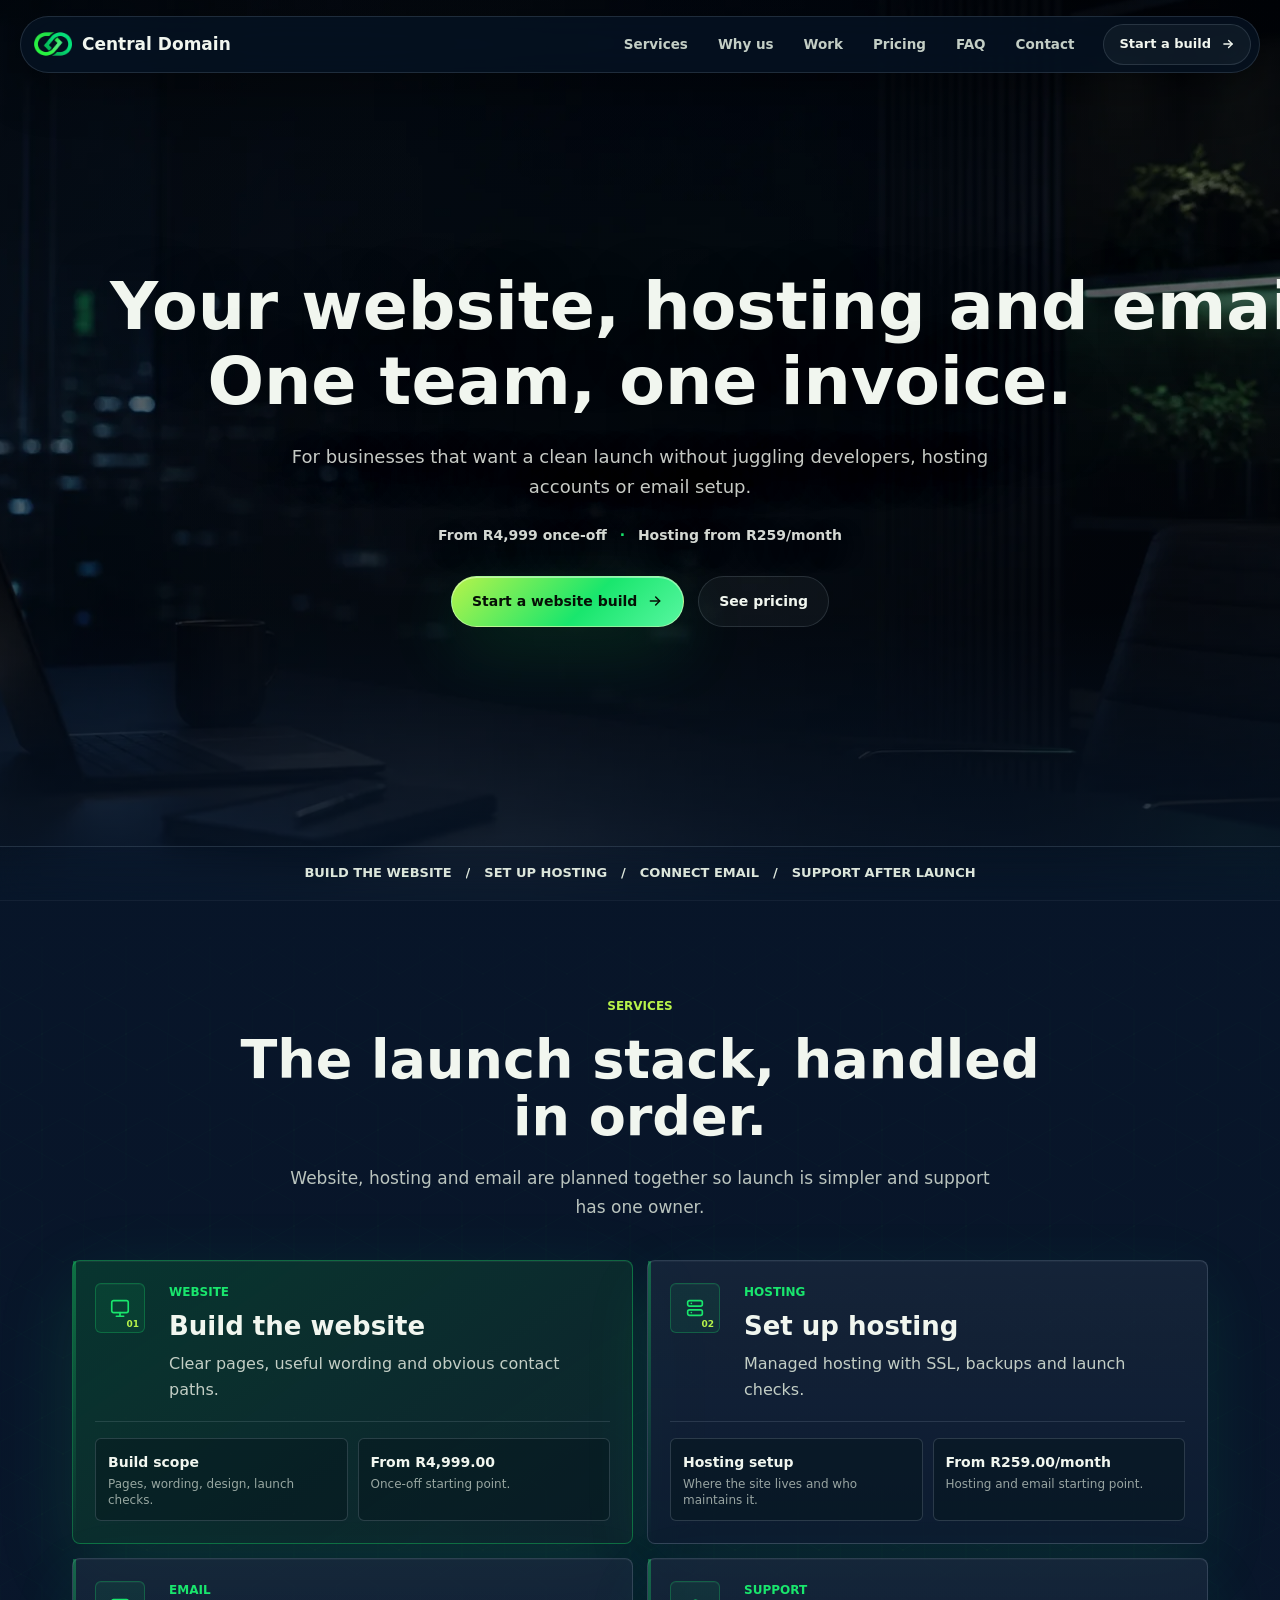
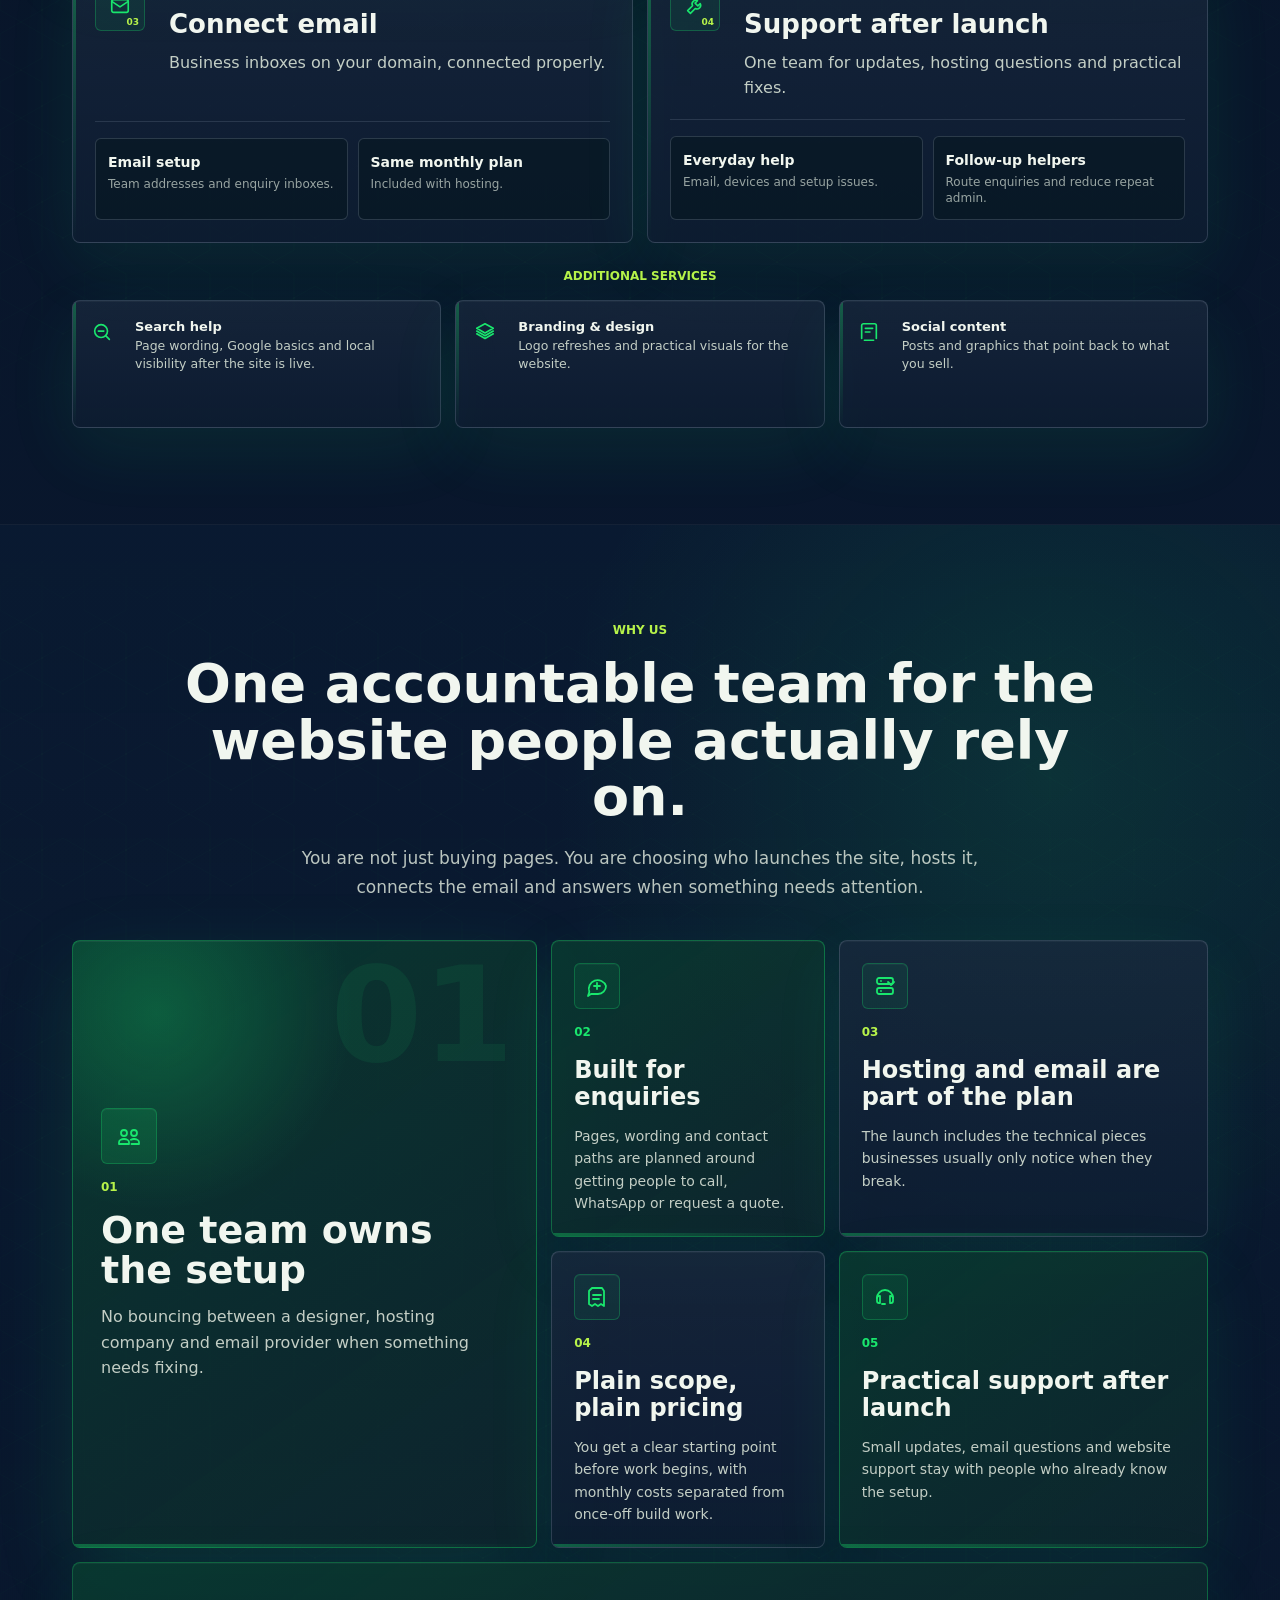
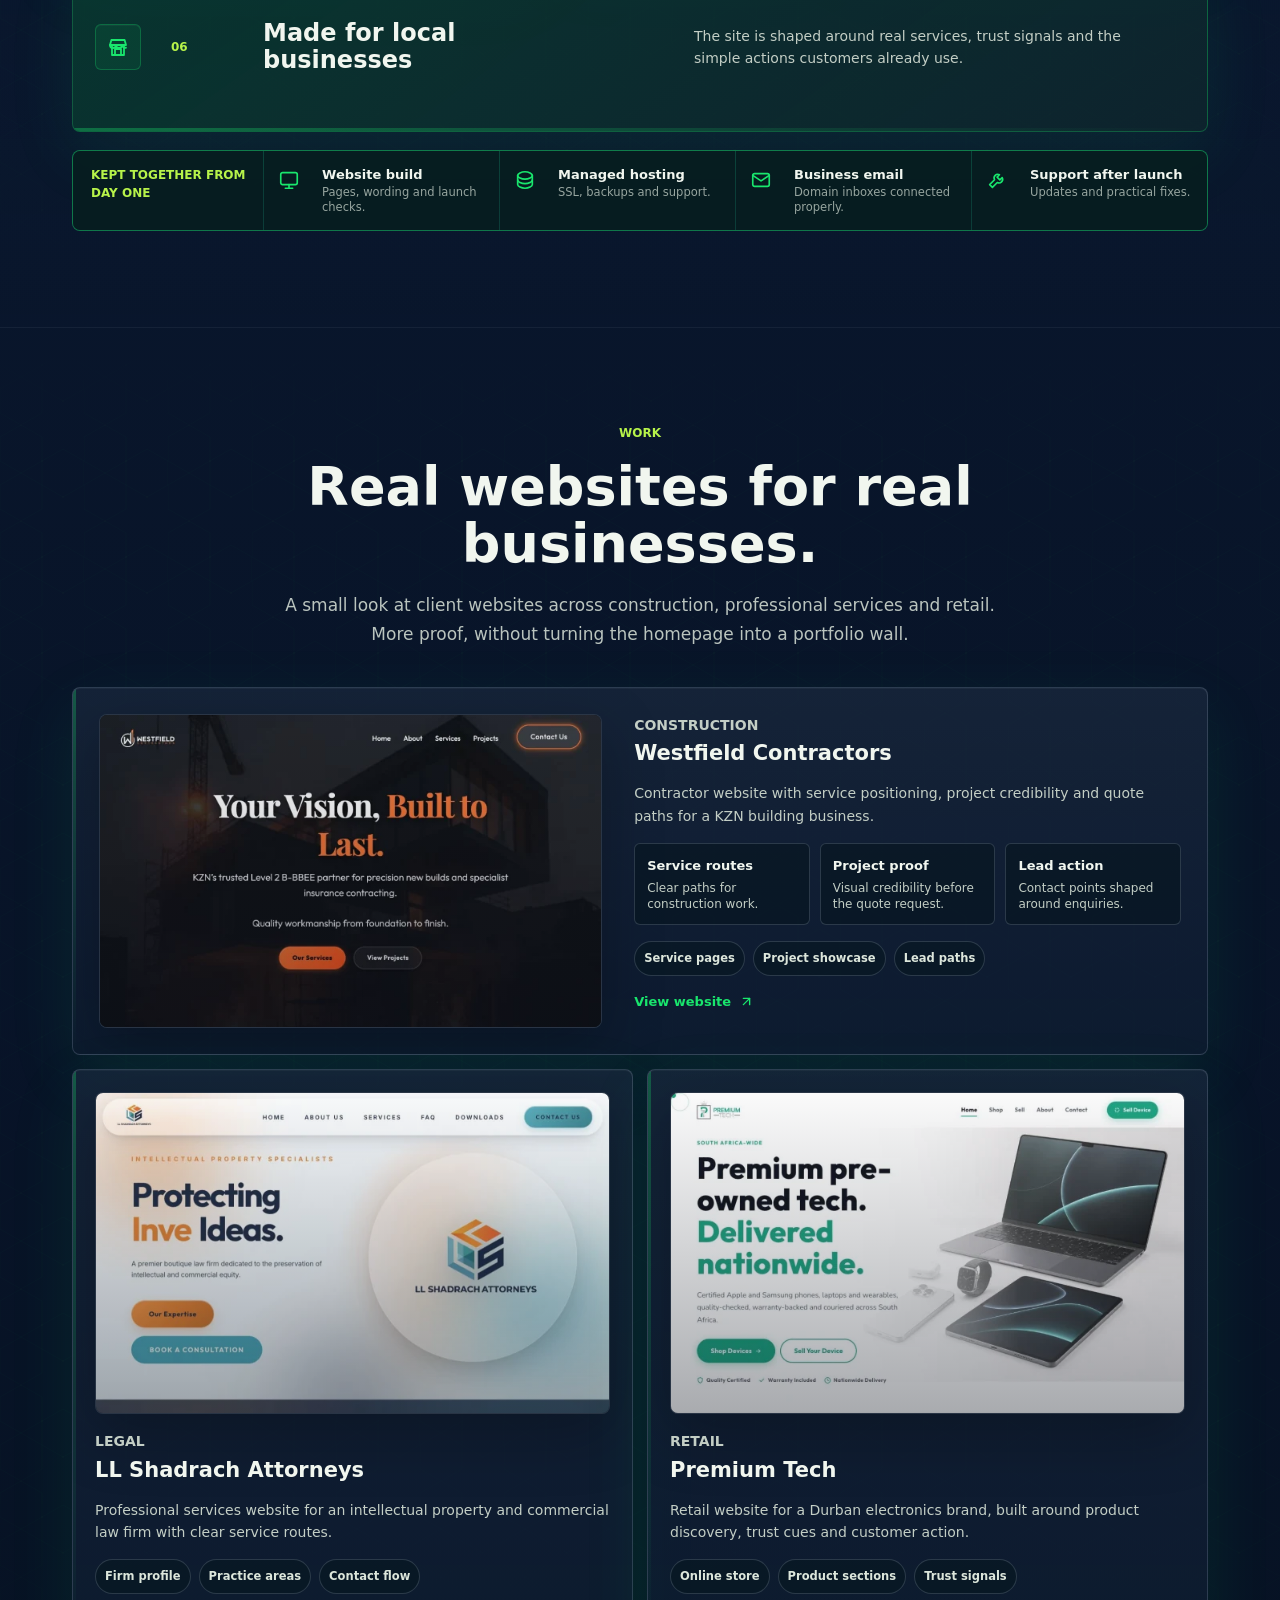
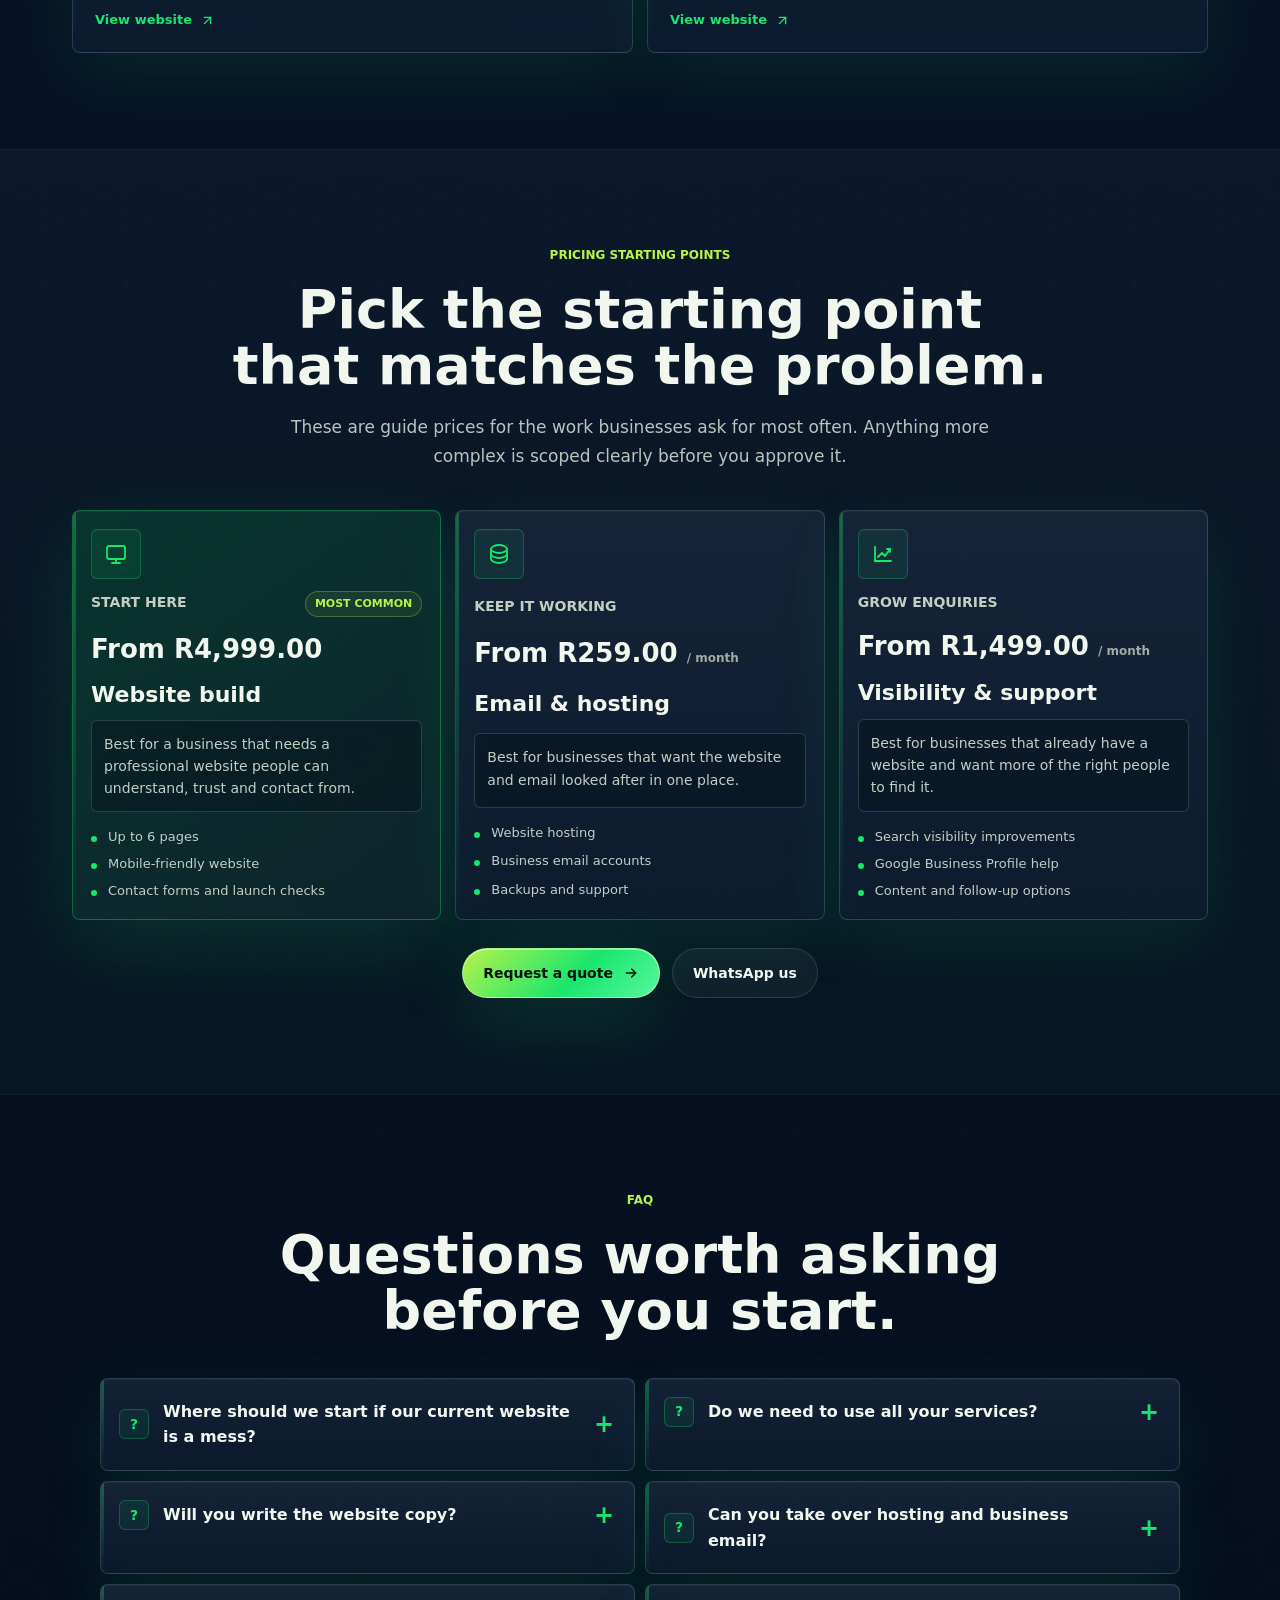
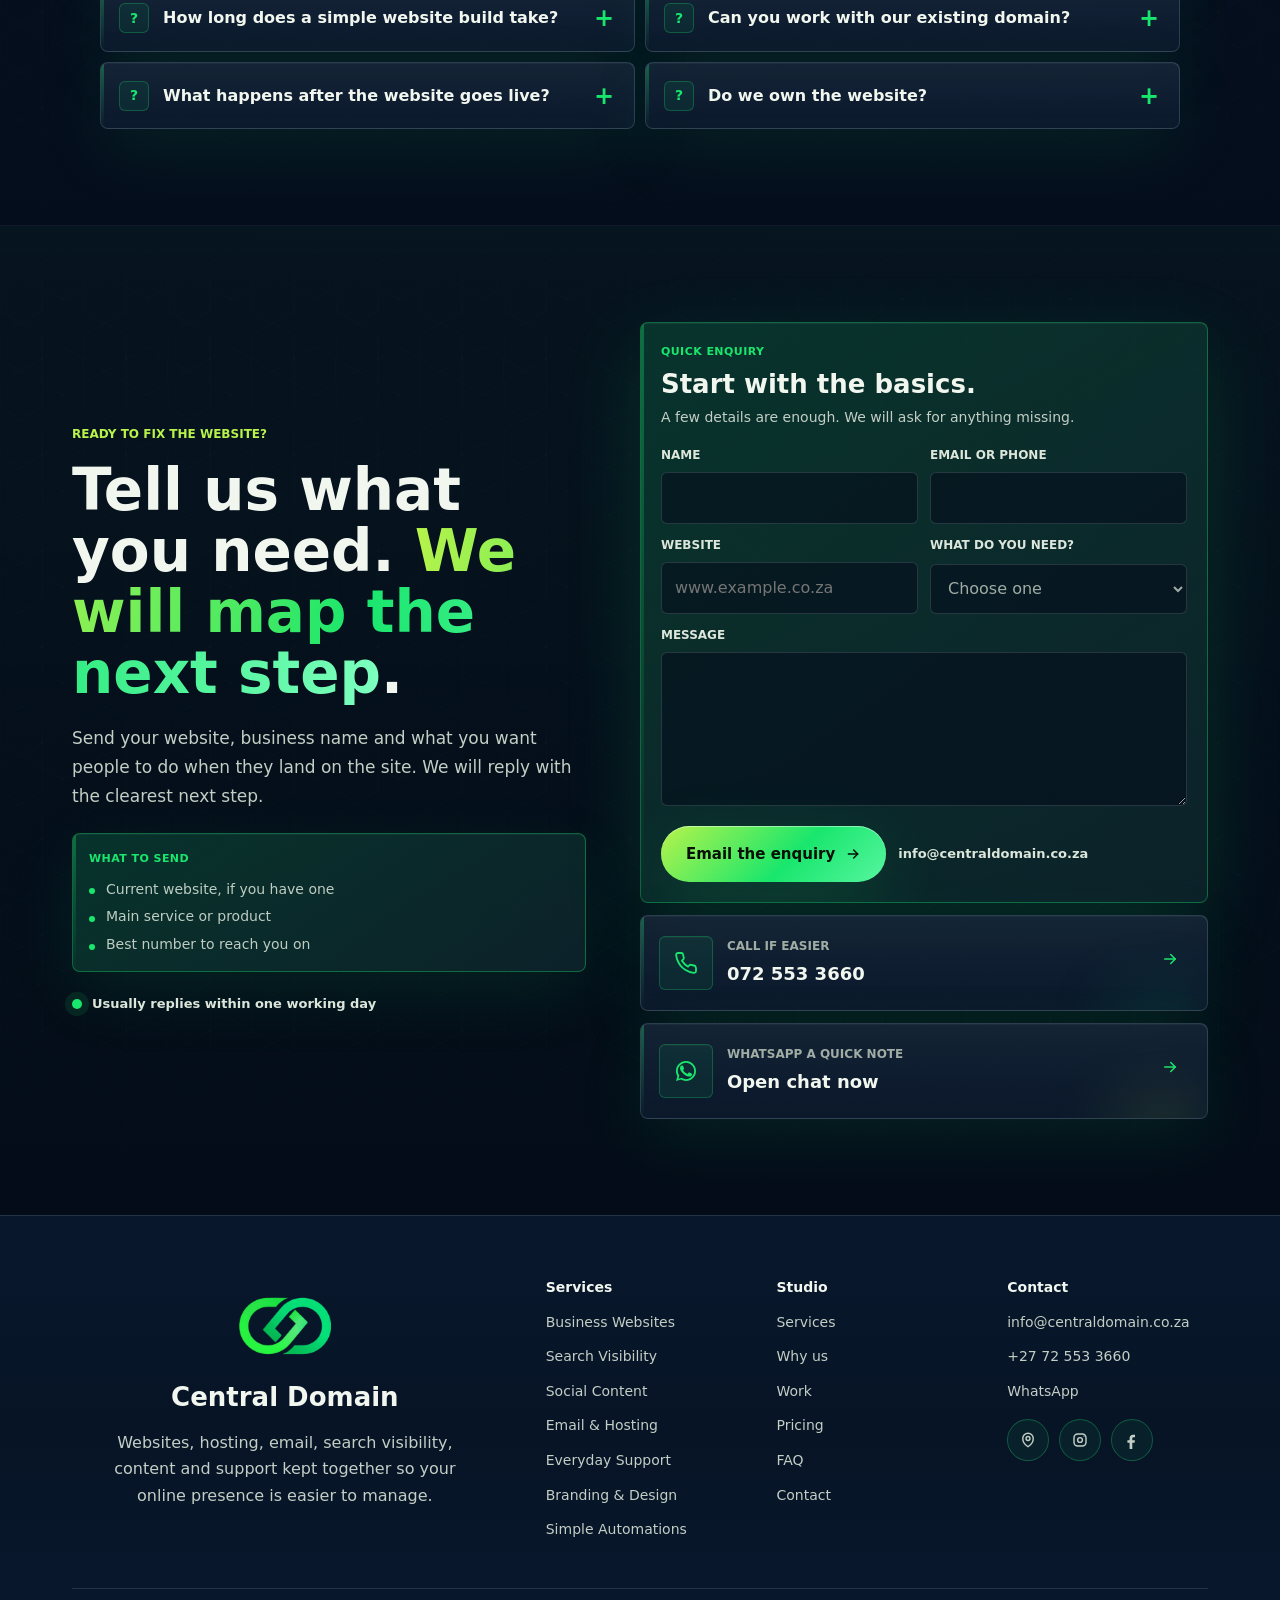
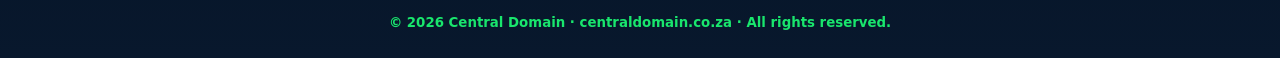
<file: index.html>
<!doctype html>
<html lang="en-ZA">
<head>
<meta charset="utf-8" />
<meta name="viewport" content="width=device-width,initial-scale=1,viewport-fit=cover" />
<meta name="theme-color" content="#060806" />
<meta name="color-scheme" content="dark" />

<title>Central Domain | Business Websites, Hosting &amp; Search Visibility</title>
<meta name="description" content="Business websites, email, hosting, search visibility, content and support for companies that need a clearer online presence." />
<meta name="author" content="Central Domain" />
<meta name="robots" content="index,follow,max-image-preview:large" />
<link rel="canonical" href="https://www.centraldomain.co.za/" />

<meta property="og:type" content="website" />
<meta property="og:title" content="Central Domain | Business Websites, Hosting &amp; Search Visibility" />
<meta property="og:description" content="Business websites, email, hosting, search visibility, content and support for companies that need a clearer online presence." />
<meta property="og:url" content="https://www.centraldomain.co.za/" />
<meta property="og:site_name" content="Central Domain" />
<meta property="og:image" content="https://www.centraldomain.co.za/assets/central-domain-share-simple.jpg" />
<meta property="og:image:alt" content="Central Domain websites, hosting and email - one team, one invoice" />
<meta property="og:image:width" content="1200" />
<meta property="og:image:height" content="630" />
<meta property="og:locale" content="en_ZA" />

<meta name="twitter:card" content="summary_large_image" />
<meta name="twitter:url" content="https://www.centraldomain.co.za/" />
<meta name="twitter:title" content="Central Domain | Business Websites, Hosting &amp; Search Visibility" />
<meta name="twitter:description" content="Business websites, email, hosting, search visibility, content and support for companies that need a clearer online presence." />
<meta name="twitter:image" content="https://www.centraldomain.co.za/assets/central-domain-share-simple.jpg" />

<link rel="icon" type="image/png" href="assets/favicon.png?v=20260619-form1" />
<link rel="apple-touch-icon" href="assets/apple-touch-icon.png?v=20260619-form1" />
<link rel="alternate" type="text/plain" href="https://www.centraldomain.co.za/llms.txt" title="Central Domain AI summary" />
<link rel="preload" as="image" href="bk.webp" type="image/webp" fetchpriority="high" />

<link rel="stylesheet" href="css/main.css?v=20260619-social1" />

<!-- Google Analytics GA4 -->
<script src="js/analytics.js?v=20260608-perf1" defer></script>

<script type="application/ld+json">
{
  "@context": "https://schema.org",
  "@type": "ProfessionalService",
  "@id": "https://www.centraldomain.co.za/#org",
  "name": "Central Domain",
  "url": "https://www.centraldomain.co.za/",
  "logo": "https://www.centraldomain.co.za/assets/Logo%20-%20White.png",
  "image": "https://www.centraldomain.co.za/assets/central-domain-share-simple.jpg",
  "description": "Business websites, email, hosting, search visibility, content and support for companies that need a clearer online presence.",
  "telephone": "+27725533660",
  "email": "info@centraldomain.co.za",
  "areaServed": "South Africa and international remote projects",
  "address": { "@type": "PostalAddress", "addressCountry": "ZA" },
  "sameAs": [
    "https://share.google/65gereIKcmjtuvOPK",
    "https://www.instagram.com/centraldomainza",
    "https://www.facebook.com/centraldomainza"
  ],
  "contactPoint": [{
    "@type": "ContactPoint",
    "telephone": "+27725533660",
    "contactType": "customer service",
    "email": "info@centraldomain.co.za",
    "availableLanguage": ["en"]
  }],
  "makesOffer": [
    { "@type": "Offer", "price": "4999.00", "priceCurrency": "ZAR", "itemOffered": { "@type": "Service", "name": "Business Website" } },
    { "@type": "Offer", "price": "12499.00", "priceCurrency": "ZAR", "itemOffered": { "@type": "Service", "name": "Online Store Add-on" } },
    { "@type": "Offer", "price": "699.00", "priceCurrency": "ZAR", "itemOffered": { "@type": "Service", "name": "Google Business Profile Setup" } },
    { "@type": "Offer", "price": "259.00", "priceCurrency": "ZAR", "priceSpecification": { "@type": "UnitPriceSpecification", "price": "259.00", "priceCurrency": "ZAR", "unitText": "MONTH" }, "itemOffered": { "@type": "Service", "name": "Managed Email & Hosting" } },
    { "@type": "Offer", "price": "699.00", "priceCurrency": "ZAR", "priceSpecification": { "@type": "UnitPriceSpecification", "price": "699.00", "priceCurrency": "ZAR", "unitText": "HOUR" }, "itemOffered": { "@type": "Service", "name": "Everyday Support" } },
    { "@type": "Offer", "price": "1499.00", "priceCurrency": "ZAR", "priceSpecification": { "@type": "UnitPriceSpecification", "price": "1499.00", "priceCurrency": "ZAR", "unitText": "MONTH" }, "itemOffered": { "@type": "Service", "name": "Search Visibility Retainer" } },
    { "@type": "Offer", "price": "999.00", "priceCurrency": "ZAR", "itemOffered": { "@type": "Service", "name": "Social Content" } },
    { "@type": "Offer", "itemOffered": { "@type": "Service", "name": "Simple Automations" } }
  ]
}
</script>
<script type="application/ld+json">
{
  "@context": "https://schema.org",
  "@type": "Organization",
  "@id": "https://www.centraldomain.co.za/#org",
  "name": "Central Domain",
  "url": "https://www.centraldomain.co.za/",
  "logo": "https://www.centraldomain.co.za/assets/Logo%20-%20White.png",
  "description": "Central Domain builds business websites, sets up managed hosting and business email, and supports South African businesses after launch.",
  "email": "info@centraldomain.co.za",
  "telephone": "+27725533660",
  "sameAs": [
    "https://share.google/65gereIKcmjtuvOPK",
    "https://www.instagram.com/centraldomainza",
    "https://www.facebook.com/centraldomainza"
  ],
  "knowsAbout": [
    "business website development",
    "managed web hosting",
    "business email setup",
    "domain email",
    "website launch support",
    "local search visibility",
    "Google Business Profile support",
    "small business web support"
  ],
  "contactPoint": [{
    "@type": "ContactPoint",
    "telephone": "+27725533660",
    "contactType": "customer service",
    "email": "info@centraldomain.co.za",
    "availableLanguage": ["en"]
  }]
}
</script>
<script type="application/ld+json">
{
  "@context": "https://schema.org",
  "@type": "WebSite",
  "@id": "https://www.centraldomain.co.za/#website",
  "url": "https://www.centraldomain.co.za/",
  "name": "Central Domain",
  "publisher": { "@id": "https://www.centraldomain.co.za/#org" },
  "inLanguage": "en-ZA"
}
</script>
<script type="application/ld+json">
{
  "@context": "https://schema.org",
  "@type": "WebPage",
  "@id": "https://www.centraldomain.co.za/#webpage",
  "url": "https://www.centraldomain.co.za/",
  "name": "Central Domain | Business Websites, Hosting & Search Visibility",
  "description": "Business websites, email, hosting, search visibility, content and support for companies that need a clearer online presence.",
  "isPartOf": { "@id": "https://www.centraldomain.co.za/#website" },
  "about": { "@id": "https://www.centraldomain.co.za/#org" },
  "publisher": { "@id": "https://www.centraldomain.co.za/#org" },
  "dateModified": "2026-06-19",
  "inLanguage": "en-ZA",
  "speakable": {
    "@type": "SpeakableSpecification",
    "cssSelector": ["#hero-title", ".hero__lede"]
  }
}
</script>
<script type="application/ld+json">
{
  "@context": "https://schema.org",
  "@type": "Article",
  "@id": "https://www.centraldomain.co.za/#article",
  "headline": "Your website, hosting and email. One team, one invoice.",
  "description": "For businesses that want a clean launch without juggling developers, hosting accounts or email setup.",
  "image": "https://www.centraldomain.co.za/assets/central-domain-share-simple.jpg",
  "mainEntityOfPage": { "@id": "https://www.centraldomain.co.za/#webpage" },
  "author": {
    "@type": "Organization",
    "name": "Central Domain",
    "url": "https://www.centraldomain.co.za/"
  },
  "publisher": { "@id": "https://www.centraldomain.co.za/#org" },
  "datePublished": "2026-06-18",
  "dateModified": "2026-06-19",
  "inLanguage": "en-ZA"
}
</script>
<script type="application/ld+json">
{
  "@context": "https://schema.org",
  "@type": "FAQPage",
  "@id": "https://www.centraldomain.co.za/#faqpage",
  "mainEntity": [
    {
      "@type": "Question",
      "name": "Where should we start if our current website is a mess?",
      "acceptedAnswer": { "@type": "Answer", "text": "Start with the outcome: more enquiries, stronger credibility, or less time wasted fixing online problems. We can check what exists and tell you whether to improve it or rebuild." }
    },
    {
      "@type": "Question",
      "name": "Do we need to use all your services?",
      "acceptedAnswer": { "@type": "Answer", "text": "No. You can start with a website, hosting, search help, support or simple follow-up. The advantage is that each piece can work together later." }
    },
    {
      "@type": "Question",
      "name": "Will you write the website copy?",
      "acceptedAnswer": { "@type": "Answer", "text": "Yes. We can shape the pages and wording around your services, customers and offer. Good content is part of the build, not a decoration added at the end." }
    },
    {
      "@type": "Question",
      "name": "Can you take over hosting and business email?",
      "acceptedAnswer": { "@type": "Answer", "text": "Yes. We can move the website and email, secure the site, check backups and make sure the important settings are in place." }
    },
    {
      "@type": "Question",
      "name": "How long does a simple website build take?",
      "acceptedAnswer": { "@type": "Answer", "text": "A small business website is usually planned in days and built in weeks, depending on how quickly content, approvals and domain details come together." }
    },
    {
      "@type": "Question",
      "name": "Can you work with our existing domain?",
      "acceptedAnswer": { "@type": "Answer", "text": "Yes. We can keep your existing domain, check the DNS records and connect the website, hosting and email without making you manage the technical pieces alone." }
    },
    {
      "@type": "Question",
      "name": "What happens after the website goes live?",
      "acceptedAnswer": { "@type": "Answer", "text": "We check the site, forms, email routing, backups and basic visibility setup. After that, you can keep hosting, email and support with the same team." }
    },
    {
      "@type": "Question",
      "name": "Do we own the website?",
      "acceptedAnswer": { "@type": "Answer", "text": "Yes. The website is built for your business. Hosting, maintenance and support can stay with us, but the online presence is yours." }
    }
  ]
}
</script>
</head>
<body>

<!-- Ambient editorial background -->
<div class="bg" aria-hidden="true">
  <div class="bg-grid"></div>
  <div class="noise"></div>
</div>

<!-- Nav -->
<header class="nav" id="nav">
  <a class="nav__brand" href="#top" aria-label="Central Domain home">
    <div class="brand__icon"><img src="assets/central-domain-icon-96.webp" alt="" width="96" height="96" decoding="async" /></div>
    <span class="brand__name">Central Domain</span>
  </a>
  <nav class="nav__links" aria-label="Primary">
    <a href="#services">Services</a>
    <a href="#why-us">Why us</a>
    <a href="#work">Work</a>
    <a href="#rate-card">Pricing</a>
    <a href="#faq">FAQ</a>
    <a href="#contact">Contact</a>
  </nav>
  <a class="btn btn--pill" href="#contact">
    <span>Start a build</span>
    <svg width="14" height="14" viewBox="0 0 24 24" fill="none" stroke="currentColor" stroke-width="2.4" stroke-linecap="round" stroke-linejoin="round" aria-hidden="true"><path d="M5 12h14"/><path d="m13 6 6 6-6 6"/></svg>
  </a>
  <button class="nav__menu" aria-label="Open menu" aria-expanded="false" id="navMenu">
    <span></span><span></span>
  </button>
</header>

<main id="top">

  <!-- HERO -->
  <section class="hero hero--premium" aria-labelledby="hero-title">
    <div class="hero__inner">
      <h1 class="hero__title reveal" data-reveal id="hero-title">
        <span>Your website, hosting and email.</span>
        <span>One team, one invoice.</span>
      </h1>

      <p class="hero__lede reveal" data-reveal data-delay="120">
        For businesses that want a clean launch without juggling developers, hosting accounts or email setup.
      </p>

      <p class="hero__price reveal" data-reveal data-delay="220">
        From R4,999 once-off <span aria-hidden="true">·</span> Hosting from R259/month
      </p>

      <div class="hero__cta reveal" data-reveal data-delay="320">
        <a class="btn btn--primary" href="#contact">
          <span>Start a website build</span>
          <svg width="16" height="16" viewBox="0 0 24 24" fill="none" stroke="currentColor" stroke-width="2.2" stroke-linecap="round" stroke-linejoin="round" aria-hidden="true"><path d="M5 12h14"/><path d="m13 6 6 6-6 6"/></svg>
        </a>
        <a class="btn btn--ghost" href="#rate-card">
          <span>See pricing</span>
        </a>
      </div>
    </div>

    <div class="hero__ticker">
      <p class="sr-only">Build the website, set up hosting, connect email, and support after launch.</p>
      <div class="hero__ticker-track" aria-hidden="true">
        <div class="hero__ticker-group">
          <span>Build the website</span><span class="hero__ticker-dot">/</span>
          <span>Set up hosting</span><span class="hero__ticker-dot">/</span>
          <span>Connect email</span><span class="hero__ticker-dot">/</span>
          <span>Support after launch</span>
        </div>
      </div>
    </div>
  </section>

  <!-- SERVICES -->
  <section class="services" id="services" aria-labelledby="services-title">
    <div class="section__head">
      <p class="eyebrow reveal" data-reveal>Services</p>
      <h2 class="section__title reveal" data-reveal data-delay="80" id="services-title">
        The launch stack, handled in order.
      </h2>
      <p class="section__lede reveal" data-reveal data-delay="160">
        Website, hosting and email are planned together so launch is simpler and support has one owner.
      </p>
    </div>

    <div class="service-matrix service-matrix--core">

      <article class="service-cluster service-cluster--feature reveal" data-reveal>
        <div class="service-cluster__index" aria-hidden="true">
          <span>01</span>
          <svg viewBox="0 0 24 24" width="22" height="22" fill="none" stroke="currentColor" stroke-width="1.8" stroke-linecap="round" stroke-linejoin="round"><rect x="3" y="4" width="18" height="13" rx="2"/><path d="M8 21h8"/><path d="M12 17v4"/></svg>
        </div>
        <div class="service-cluster__head">
          <span>Website</span>
          <h3>Build the website</h3>
          <p>Clear pages, useful wording and obvious contact paths.</p>
        </div>
        <div class="service-cluster__links">
          <a href="services/custom-web-development.html"><span>Build scope</span><small>Pages, wording, design, launch checks.</small></a>
          <a href="#rate-card"><span>From R4,999.00</span><small>Once-off starting point.</small></a>
        </div>
      </article>

      <article class="service-cluster reveal" data-reveal data-delay="80">
        <div class="service-cluster__index" aria-hidden="true">
          <span>02</span>
          <svg viewBox="0 0 24 24" width="22" height="22" fill="none" stroke="currentColor" stroke-width="1.8" stroke-linecap="round" stroke-linejoin="round"><rect x="4" y="4" width="16" height="6" rx="2"/><rect x="4" y="14" width="16" height="6" rx="2"/><path d="M8 7h.01"/><path d="M8 17h.01"/></svg>
        </div>
        <div class="service-cluster__head">
          <span>Hosting</span>
          <h3>Set up hosting</h3>
          <p>Managed hosting with SSL, backups and launch checks.</p>
        </div>
        <div class="service-cluster__links">
          <a href="services/email-and-hosting.html"><span>Hosting setup</span><small>Where the site lives and who maintains it.</small></a>
          <a href="#rate-card"><span>From R259.00/month</span><small>Hosting and email starting point.</small></a>
        </div>
      </article>

      <article class="service-cluster reveal" data-reveal data-delay="160">
        <div class="service-cluster__index" aria-hidden="true">
          <span>03</span>
          <svg viewBox="0 0 24 24" width="22" height="22" fill="none" stroke="currentColor" stroke-width="1.8" stroke-linecap="round" stroke-linejoin="round"><rect x="3" y="5" width="18" height="14" rx="2"/><path d="m3 7 9 6 9-6"/></svg>
        </div>
        <div class="service-cluster__head">
          <span>Email</span>
          <h3>Connect email</h3>
          <p>Business inboxes on your domain, connected properly.</p>
        </div>
        <div class="service-cluster__links">
          <a href="services/email-and-hosting.html"><span>Email setup</span><small>Team addresses and enquiry inboxes.</small></a>
          <a href="#rate-card"><span>Same monthly plan</span><small>Included with hosting.</small></a>
        </div>
      </article>

      <article class="service-cluster reveal" data-reveal data-delay="240">
        <div class="service-cluster__index" aria-hidden="true">
          <span>04</span>
          <svg viewBox="0 0 24 24" width="22" height="22" fill="none" stroke="currentColor" stroke-width="1.8" stroke-linecap="round" stroke-linejoin="round"><path d="M14.7 6.3a4 4 0 0 0-5.4 5.4L4 17l3 3 5.3-5.3a4 4 0 0 0 5.4-5.4l-2.6 2.6-3-3 2.6-2.6Z"/></svg>
        </div>
        <div class="service-cluster__head">
          <span>Support</span>
          <h3>Support after launch</h3>
          <p>One team for updates, hosting questions and practical fixes.</p>
        </div>
        <div class="service-cluster__links">
          <a href="services/remote-desktop-support.html"><span>Everyday help</span><small>Email, devices and setup issues.</small></a>
          <a href="services/ai-automations.html"><span>Follow-up helpers</span><small>Route enquiries and reduce repeat admin.</small></a>
        </div>
      </article>
    </div>

    <div class="supporting-services supporting-services--compact reveal" data-reveal>
      <p class="eyebrow">Additional services</p>
      <div class="support-links" aria-label="Supporting Central Domain services">
        <a href="services/seo-services.html">
          <svg viewBox="0 0 24 24" width="22" height="22" fill="none" stroke="currentColor" stroke-width="1.8" stroke-linecap="round" stroke-linejoin="round" aria-hidden="true"><circle cx="11" cy="11" r="7"/><path d="m16 16 4 4"/><path d="M8 11h6"/></svg>
          <span><strong>Search help</strong><small>Page wording, Google basics and local visibility after the site is live.</small></span>
        </a>
        <a href="services/branding-and-design.html">
          <svg viewBox="0 0 24 24" width="22" height="22" fill="none" stroke="currentColor" stroke-width="1.8" stroke-linecap="round" stroke-linejoin="round" aria-hidden="true"><path d="M12 3 3 8l9 5 9-5-9-5Z"/><path d="m3 14 9 5 9-5"/><path d="m3 11 9 5 9-5"/></svg>
          <span><strong>Branding &amp; design</strong><small>Logo refreshes and practical visuals for the website.</small></span>
        </a>
        <a href="services/social-media-management.html">
          <svg viewBox="0 0 24 24" width="22" height="22" fill="none" stroke="currentColor" stroke-width="1.8" stroke-linecap="round" stroke-linejoin="round" aria-hidden="true"><path d="M4 19V5a2 2 0 0 1 2-2h12a2 2 0 0 1 2 2v14"/><path d="M8 8h8"/><path d="M8 12h5"/><path d="M7 21h10"/></svg>
          <span><strong>Social content</strong><small>Posts and graphics that point back to what you sell.</small></span>
        </a>
      </div>
    </div>
  </section>

  <!-- WHY US -->
  <section class="outcomes" id="why-us" aria-labelledby="why-us-title">
    <div class="section__head outcomes__intro">
      <p class="eyebrow reveal" data-reveal>Why us</p>
      <h2 class="section__title reveal" data-reveal data-delay="80" id="why-us-title">
        One accountable team for the website people actually rely on.
      </h2>
      <p class="section__lede reveal" data-reveal data-delay="160">
        You are not just buying pages. You are choosing who launches the site, hosts it,
        connects the email and answers when something needs attention.
      </p>
    </div>

    <div class="why-grid" aria-label="Reasons to choose Central Domain">
      <article class="why-card why-card--hero reveal" data-reveal>
        <div class="why-card__icon" aria-hidden="true">
          <svg viewBox="0 0 24 24" width="24" height="24" fill="none" stroke="currentColor" stroke-width="1.8" stroke-linecap="round" stroke-linejoin="round"><path d="M7 12a3 3 0 1 0-3-3 3 3 0 0 0 3 3Z"/><path d="M17 12a3 3 0 1 0-3-3 3 3 0 0 0 3 3Z"/><path d="M7 15c-2.7 0-5 1.4-5 3.2V20h10v-1.8C12 16.4 9.7 15 7 15Z"/><path d="M17 15c-1.2 0-2.3.3-3.1.8"/><path d="M14.5 20H22v-1.8c0-1.8-2.3-3.2-5-3.2"/></svg>
        </div>
        <span>01</span>
        <h3>One team owns the setup</h3>
        <p>No bouncing between a designer, hosting company and email provider when something needs fixing.</p>
      </article>
      <article class="why-card why-card--compact why-card--accent reveal" data-reveal data-delay="80">
        <div class="why-card__icon" aria-hidden="true">
          <svg viewBox="0 0 24 24" width="24" height="24" fill="none" stroke="currentColor" stroke-width="1.8" stroke-linecap="round" stroke-linejoin="round"><path d="M21 12a8 8 0 0 1-8 8H6l-3 2 1.3-4.1A8 8 0 1 1 21 12Z"/><path d="M9 12h6"/><path d="M12 9v6"/></svg>
        </div>
        <span>02</span>
        <h3>Built for enquiries</h3>
        <p>Pages, wording and contact paths are planned around getting people to call, WhatsApp or request a quote.</p>
      </article>
      <article class="why-card why-card--compact reveal" data-reveal data-delay="160">
        <div class="why-card__icon" aria-hidden="true">
          <svg viewBox="0 0 24 24" width="24" height="24" fill="none" stroke="currentColor" stroke-width="1.8" stroke-linecap="round" stroke-linejoin="round"><rect x="4" y="4" width="16" height="6" rx="2"/><rect x="4" y="14" width="16" height="6" rx="2"/><path d="M8 7h.01"/><path d="M8 17h.01"/><path d="m15 8 3 3 3-3"/></svg>
        </div>
        <span>03</span>
        <h3>Hosting and email are part of the plan</h3>
        <p>The launch includes the technical pieces businesses usually only notice when they break.</p>
      </article>
      <article class="why-card why-card--compact reveal" data-reveal data-delay="240">
        <div class="why-card__icon" aria-hidden="true">
          <svg viewBox="0 0 24 24" width="24" height="24" fill="none" stroke="currentColor" stroke-width="1.8" stroke-linecap="round" stroke-linejoin="round"><path d="M7 3h10l2 3v15l-3-2-3 2-3-2-3 2-3-2V6l3-3Z"/><path d="M8 10h8"/><path d="M8 14h6"/></svg>
        </div>
        <span>04</span>
        <h3>Plain scope, plain pricing</h3>
        <p>You get a clear starting point before work begins, with monthly costs separated from once-off build work.</p>
      </article>
      <article class="why-card why-card--compact why-card--accent reveal" data-reveal data-delay="320">
        <div class="why-card__icon" aria-hidden="true">
          <svg viewBox="0 0 24 24" width="24" height="24" fill="none" stroke="currentColor" stroke-width="1.8" stroke-linecap="round" stroke-linejoin="round"><path d="M4 13a8 8 0 0 1 16 0"/><path d="M4 13v3a2 2 0 0 0 2 2h1v-7H6a2 2 0 0 0-2 2Z"/><path d="M20 13v3a2 2 0 0 1-2 2h-1v-7h1a2 2 0 0 1 2 2Z"/><path d="M9 19h3"/></svg>
        </div>
        <span>05</span>
        <h3>Practical support after launch</h3>
        <p>Small updates, email questions and website support stay with people who already know the setup.</p>
      </article>
      <article class="why-card why-card--wide reveal" data-reveal data-delay="400">
        <div class="why-card__icon" aria-hidden="true">
          <svg viewBox="0 0 24 24" width="24" height="24" fill="none" stroke="currentColor" stroke-width="1.8" stroke-linecap="round" stroke-linejoin="round"><path d="M4 10h16l-1.4-5H5.4L4 10Z"/><path d="M6 10v10h12V10"/><path d="M9 20v-6h6v6"/><path d="M4 10a3 3 0 0 0 6 0"/><path d="M10 10a3 3 0 0 0 6 0"/><path d="M16 10a3 3 0 0 0 4 2.7"/></svg>
        </div>
        <span>06</span>
        <h3>Made for local businesses</h3>
        <p>The site is shaped around real services, trust signals and the simple actions customers already use.</p>
      </article>
    </div>

    <div class="why-stack reveal" data-reveal data-delay="180" aria-label="What Central Domain keeps together">
      <p>Kept together from day one</p>
      <a href="services/custom-web-development.html">
        <svg viewBox="0 0 24 24" width="22" height="22" fill="none" stroke="currentColor" stroke-width="1.8" stroke-linecap="round" stroke-linejoin="round" aria-hidden="true"><rect x="3" y="4" width="18" height="13" rx="2"/><path d="M8 21h8"/><path d="M12 17v4"/></svg>
        <span><strong>Website build</strong><small>Pages, wording and launch checks.</small></span>
      </a>
      <a href="services/email-and-hosting.html">
        <svg viewBox="0 0 24 24" width="22" height="22" fill="none" stroke="currentColor" stroke-width="1.8" stroke-linecap="round" stroke-linejoin="round" aria-hidden="true"><path d="M4 7c0-2 4-4 8-4s8 2 8 4-4 4-8 4-8-2-8-4Z"/><path d="M4 7v5c0 2 4 4 8 4s8-2 8-4V7"/><path d="M4 12v5c0 2 4 4 8 4s8-2 8-4v-5"/></svg>
        <span><strong>Managed hosting</strong><small>SSL, backups and support.</small></span>
      </a>
      <a href="services/email-and-hosting.html">
        <svg viewBox="0 0 24 24" width="22" height="22" fill="none" stroke="currentColor" stroke-width="1.8" stroke-linecap="round" stroke-linejoin="round" aria-hidden="true"><rect x="3" y="5" width="18" height="14" rx="2"/><path d="m3 7 9 6 9-6"/></svg>
        <span><strong>Business email</strong><small>Domain inboxes connected properly.</small></span>
      </a>
      <a href="services/remote-desktop-support.html">
        <svg viewBox="0 0 24 24" width="22" height="22" fill="none" stroke="currentColor" stroke-width="1.8" stroke-linecap="round" stroke-linejoin="round" aria-hidden="true"><path d="M14.7 6.3a4 4 0 0 0-5.4 5.4L4 17l3 3 5.3-5.3a4 4 0 0 0 5.4-5.4l-2.6 2.6-3-3 2.6-2.6Z"/></svg>
        <span><strong>Support after launch</strong><small>Updates and practical fixes.</small></span>
      </a>
    </div>
  </section>

  <!-- SELECTED WORK -->
  <section class="work" id="work" aria-labelledby="work-title">
    <div class="section__head">
      <p class="eyebrow reveal" data-reveal>Work</p>
      <h2 class="section__title reveal" data-reveal data-delay="80" id="work-title">
        Real websites for real businesses.
      </h2>
      <p class="section__lede reveal" data-reveal data-delay="160">
        A small look at client websites across construction, professional services and retail.
        More proof, without turning the homepage into a portfolio wall.
      </p>
    </div>

    <div class="work-grid" aria-label="Selected client websites">
      <article class="work-card work-card--featured reveal" data-reveal>
        <div class="work-card__visual">
          <img src="assets/work/westfield-site-640.webp" alt="Westfield Contractors website homepage preview" width="640" height="400" loading="lazy" decoding="async" />
        </div>
        <div class="work-card__meta">
          <p class="work-card__type">Construction</p>
          <h3>Westfield Contractors</h3>
        </div>
        <p>Contractor website with service positioning, project credibility and quote paths for a KZN building business.</p>
        <div class="work-card__proof" aria-label="Westfield Contractors project proof points">
          <span><strong>Service routes</strong><small>Clear paths for construction work.</small></span>
          <span><strong>Project proof</strong><small>Visual credibility before the quote request.</small></span>
          <span><strong>Lead action</strong><small>Contact points shaped around enquiries.</small></span>
        </div>
        <div class="work-card__tags" aria-label="Project focus">
          <span>Service pages</span>
          <span>Project showcase</span>
          <span>Lead paths</span>
        </div>
        <a class="work-card__link" href="https://www.westfieldcontractors.co.za/" target="_blank" rel="noopener noreferrer">
          <span>View website</span>
          <svg width="15" height="15" viewBox="0 0 24 24" fill="none" stroke="currentColor" stroke-width="2.2" stroke-linecap="round" stroke-linejoin="round" aria-hidden="true"><path d="M7 17 17 7"/><path d="M7 7h10v10"/></svg>
        </a>
      </article>

      <article class="work-card reveal" data-reveal data-delay="80">
        <div class="work-card__visual">
          <img src="assets/work/shadrach-site-640.webp" alt="LL Shadrach Attorneys website homepage preview" width="640" height="400" loading="lazy" decoding="async" />
        </div>
        <div class="work-card__meta">
          <p class="work-card__type">Legal</p>
          <h3>LL Shadrach Attorneys</h3>
        </div>
        <p>Professional services website for an intellectual property and commercial law firm with clear service routes.</p>
        <div class="work-card__tags" aria-label="Project focus">
          <span>Firm profile</span>
          <span>Practice areas</span>
          <span>Contact flow</span>
        </div>
        <a class="work-card__link" href="https://llsfinal.netlify.app/" target="_blank" rel="noopener noreferrer">
          <span>View website</span>
          <svg width="15" height="15" viewBox="0 0 24 24" fill="none" stroke="currentColor" stroke-width="2.2" stroke-linecap="round" stroke-linejoin="round" aria-hidden="true"><path d="M7 17 17 7"/><path d="M7 7h10v10"/></svg>
        </a>
      </article>

      <article class="work-card reveal" data-reveal data-delay="160">
        <div class="work-card__visual">
          <img src="assets/work/premiumtech-site-640.webp" alt="Premium Tech website homepage preview" width="640" height="400" loading="lazy" decoding="async" />
        </div>
        <div class="work-card__meta">
          <p class="work-card__type">Retail</p>
          <h3>Premium Tech</h3>
        </div>
        <p>Retail website for a Durban electronics brand, built around product discovery, trust cues and customer action.</p>
        <div class="work-card__tags" aria-label="Project focus">
          <span>Online store</span>
          <span>Product sections</span>
          <span>Trust signals</span>
        </div>
        <a class="work-card__link" href="https://www.premiumtech.co.za/" target="_blank" rel="noopener noreferrer">
          <span>View website</span>
          <svg width="15" height="15" viewBox="0 0 24 24" fill="none" stroke="currentColor" stroke-width="2.2" stroke-linecap="round" stroke-linejoin="round" aria-hidden="true"><path d="M7 17 17 7"/><path d="M7 7h10v10"/></svg>
        </a>
      </article>
    </div>
  </section>

  <!-- RATE CARD / ESTIMATE REQUEST -->
  <section class="rate-card-section" id="rate-card" aria-labelledby="rate-card-title">
    <div class="section__head">
      <p class="eyebrow reveal" data-reveal>Pricing starting points</p>
      <h2 class="section__title reveal" data-reveal data-delay="80" id="rate-card-title">
        Pick the starting point that matches the problem.
      </h2>
      <p class="section__lede reveal" data-reveal data-delay="160">
        These are guide prices for the work businesses ask for most often. Anything more complex is
        scoped clearly before you approve it.
      </p>
    </div>

    <div class="pricing-preview" aria-label="Central Domain pricing preview">
      <article class="rate-card rate-card--featured reveal" data-reveal>
        <div class="rate-card__icon" aria-hidden="true">
          <svg viewBox="0 0 24 24" width="24" height="24" fill="none" stroke="currentColor" stroke-width="1.8" stroke-linecap="round" stroke-linejoin="round"><rect x="3" y="4" width="18" height="13" rx="2"/><path d="M8 21h8"/><path d="M12 17v4"/></svg>
        </div>
        <div class="rate-card__top">
          <p class="rate-card__kicker">Start here</p>
          <span class="rate-card__flag">Most common</span>
        </div>
        <div class="rate-card__price">From R4,999.00</div>
        <h3>Website build</h3>
        <p class="rate-card__fit">Best for a business that needs a professional website people can understand, trust and contact from.</p>
        <ul class="pricing-list">
          <li>Up to 6 pages</li>
          <li>Mobile-friendly website</li>
          <li>Contact forms and launch checks</li>
        </ul>
      </article>

      <article class="rate-card reveal" data-reveal data-delay="80">
        <div class="rate-card__icon" aria-hidden="true">
          <svg viewBox="0 0 24 24" width="24" height="24" fill="none" stroke="currentColor" stroke-width="1.8" stroke-linecap="round" stroke-linejoin="round"><path d="M4 7c0-2 4-4 8-4s8 2 8 4-4 4-8 4-8-2-8-4Z"/><path d="M4 7v5c0 2 4 4 8 4s8-2 8-4V7"/><path d="M4 12v5c0 2 4 4 8 4s8-2 8-4v-5"/></svg>
        </div>
        <div class="rate-card__top">
          <p class="rate-card__kicker">Keep it working</p>
        </div>
        <div class="rate-card__price">From R259.00 <small>/ month</small></div>
        <h3>Email &amp; hosting</h3>
        <p class="rate-card__fit">Best for businesses that want the website and email looked after in one place.</p>
        <ul class="pricing-list">
          <li>Website hosting</li>
          <li>Business email accounts</li>
          <li>Backups and support</li>
        </ul>
      </article>

      <article class="rate-card reveal" data-reveal data-delay="160">
        <div class="rate-card__icon" aria-hidden="true">
          <svg viewBox="0 0 24 24" width="24" height="24" fill="none" stroke="currentColor" stroke-width="1.8" stroke-linecap="round" stroke-linejoin="round"><path d="M4 19V5"/><path d="M4 19h16"/><path d="m7 15 4-4 3 3 5-7"/><path d="M16 7h3v3"/></svg>
        </div>
        <div class="rate-card__top">
          <p class="rate-card__kicker">Grow enquiries</p>
        </div>
        <div class="rate-card__price">From R1,499.00 <small>/ month</small></div>
        <h3>Visibility &amp; support</h3>
        <p class="rate-card__fit">Best for businesses that already have a website and want more of the right people to find it.</p>
        <ul class="pricing-list">
          <li>Search visibility improvements</li>
          <li>Google Business Profile help</li>
          <li>Content and follow-up options</li>
        </ul>
      </article>
    </div>

    <div class="pricing-actions reveal" data-reveal data-delay="220">
      <a class="btn btn--primary" href="#contact">
        <span>Request a quote</span>
        <svg width="16" height="16" viewBox="0 0 24 24" fill="none" stroke="currentColor" stroke-width="2.2" stroke-linecap="round" stroke-linejoin="round" aria-hidden="true"><path d="M5 12h14"/><path d="m13 6 6 6-6 6"/></svg>
      </a>
      <a class="btn btn--ghost" href="https://wa.me/27725533660" target="_blank" rel="noopener noreferrer">
        <span>WhatsApp us</span>
      </a>
    </div>
  </section>

  <!-- FAQ -->
  <section class="faq" id="faq" aria-labelledby="faq-title">
    <div class="section__head">
      <p class="eyebrow reveal" data-reveal>FAQ</p>
      <h2 class="section__title reveal" data-reveal data-delay="80" id="faq-title">
        Questions worth asking before you start.
      </h2>
    </div>
    <div class="faq__list">
      <details class="faq__item reveal" data-reveal>
        <summary>Where should we start if our current website is a mess?</summary>
        <p>Start with the outcome: more enquiries, stronger credibility, or less time wasted fixing online problems. We can check what exists and tell you whether to improve it or rebuild.</p>
      </details>
      <details class="faq__item reveal" data-reveal data-delay="60">
        <summary>Do we need to use all your services?</summary>
        <p>No. You can start with a website, hosting, search help, support or simple follow-up. The advantage is that each piece can work together later.</p>
      </details>
      <details class="faq__item reveal" data-reveal data-delay="120">
        <summary>Will you write the website copy?</summary>
        <p>Yes. We can shape the pages and wording around your services, customers and offer. Good content is part of the build, not a decoration added at the end.</p>
      </details>
      <details class="faq__item reveal" data-reveal data-delay="180">
        <summary>Can you take over hosting and business email?</summary>
        <p>Yes. We can move the website and email, secure the site, check backups and make sure the important settings are in place.</p>
      </details>
      <details class="faq__item reveal" data-reveal data-delay="240">
        <summary>How long does a simple website build take?</summary>
        <p>A small business website is usually planned in days and built in weeks, depending on how quickly content, approvals and domain details come together.</p>
      </details>
      <details class="faq__item reveal" data-reveal data-delay="300">
        <summary>Can you work with our existing domain?</summary>
        <p>Yes. We can keep your existing domain, check the DNS records and connect the website, hosting and email without making you manage the technical pieces alone.</p>
      </details>
      <details class="faq__item reveal" data-reveal data-delay="360">
        <summary>What happens after the website goes live?</summary>
        <p>We check the site, forms, email routing, backups and basic visibility setup. After that, you can keep hosting, email and support with the same team.</p>
      </details>
      <details class="faq__item reveal" data-reveal data-delay="420">
        <summary>Do we own the website?</summary>
        <p>Yes. The website is built for your business. Hosting, maintenance and support can stay with us, but the online presence is yours.</p>
      </details>
    </div>
  </section>

  <!-- CONTACT -->
  <section class="contact" id="contact" aria-labelledby="contact-title">
    <div class="contact__wrap">

      <!-- LEFT -->
      <div class="contact__left">
        <p class="eyebrow reveal" data-reveal>Ready to fix the website?</p>
        <h2 class="contact__title reveal" data-reveal data-delay="80" id="contact-title">
          Tell us what you need. <span class="grad">We will map the next step</span>.
        </h2>
        <p class="contact__lede reveal" data-reveal data-delay="160">
          Send your website, business name and what you want people to do when they land on the site.
          We will reply with the clearest next step.
        </p>
        <div class="contact__prompt reveal" data-reveal data-delay="200" aria-label="What to send">
          <span>What to send</span>
          <ul>
            <li>Current website, if you have one</li>
            <li>Main service or product</li>
            <li>Best number to reach you on</li>
          </ul>
        </div>
        <div class="contact__response reveal" data-reveal data-delay="240">
          <span class="contact__pulse"></span>
          Usually replies within one working day
        </div>
      </div>

      <!-- RIGHT -->
      <div class="contact__right">

        <form class="contact-form reveal" data-reveal data-delay="100" id="contactForm" action="/contact.php" method="post">
          <input type="hidden" name="source" value="Homepage contact form" />
          <label class="contact-form__trap" aria-hidden="true">
            <span>Company</span>
            <input type="text" name="company" tabindex="-1" autocomplete="off" />
          </label>
          <div class="contact-form__head">
            <span>Quick enquiry</span>
            <h3>Start with the basics.</h3>
            <p>A few details are enough. We will ask for anything missing.</p>
          </div>

          <div class="contact-form__grid">
            <label>
              <span>Name</span>
              <input type="text" name="name" autocomplete="name" required />
            </label>
            <label>
              <span>Email or phone</span>
              <input type="text" name="contact" autocomplete="email" required />
            </label>
            <label>
              <span>Website</span>
              <input type="text" name="website" inputmode="url" autocomplete="url" placeholder="www.example.co.za" />
            </label>
            <label>
              <span>What do you need?</span>
              <select name="service" required>
                <option value="">Choose one</option>
                <option>New website</option>
                <option>Fix my current website</option>
                <option>Email and hosting</option>
                <option>Search visibility</option>
                <option>Not sure yet</option>
              </select>
            </label>
            <label class="contact-form__wide">
              <span>Message</span>
              <textarea name="message" rows="5" required></textarea>
            </label>
          </div>

          <div class="contact-form__actions">
            <button class="btn btn--primary btn--lg" type="submit">
              <span>Email the enquiry</span>
              <svg width="16" height="16" viewBox="0 0 24 24" fill="none" stroke="currentColor" stroke-width="2.2" stroke-linecap="round" stroke-linejoin="round" aria-hidden="true"><path d="M5 12h14"/><path d="m13 6 6 6-6 6"/></svg>
            </button>
            <a href="mailto:info@centraldomain.co.za">info@centraldomain.co.za</a>
          </div>
          <p class="contact-form__status" id="contactFormStatus" role="status" aria-live="polite" hidden></p>
        </form>

        <a class="contact__card reveal" data-reveal data-delay="180" href="tel:+27725533660">
          <div class="contact__card-glow contact__card-glow--deep"></div>
          <div class="contact__card-icon">
            <svg viewBox="0 0 24 24" width="24" height="24" fill="none" stroke="currentColor" stroke-width="1.8" stroke-linecap="round" stroke-linejoin="round"><path d="M22 16.9v3a2 2 0 0 1-2.2 2 19.8 19.8 0 0 1-8.6-3.1 19.5 19.5 0 0 1-6-6A19.8 19.8 0 0 1 2.1 4.2 2 2 0 0 1 4.1 2h3a2 2 0 0 1 2 1.7c.1.9.3 1.8.6 2.6a2 2 0 0 1-.5 2.1L8 9.7a16 16 0 0 0 6 6l1.3-1.3a2 2 0 0 1 2.1-.5c.8.3 1.7.5 2.6.6a2 2 0 0 1 1.7 2.1Z"/></svg>
          </div>
          <div class="contact__card-body">
            <span class="contact__card-label">Call if easier</span>
            <span class="contact__card-val">072 553 3660</span>
          </div>
          <div class="contact__card-arrow">
            <svg viewBox="0 0 24 24" width="18" height="18" fill="none" stroke="currentColor" stroke-width="2" stroke-linecap="round" stroke-linejoin="round"><path d="M5 12h14"/><path d="m13 6 6 6-6 6"/></svg>
          </div>
        </a>

        <a class="contact__card reveal" data-reveal data-delay="260" href="https://wa.me/27725533660" target="_blank" rel="noopener noreferrer">
          <div class="contact__card-glow contact__card-glow--lime"></div>
          <div class="contact__card-icon">
            <svg viewBox="0 0 24 24" width="24" height="24" fill="currentColor" aria-hidden="true"><path d="M17.472 14.382c-.297-.149-1.758-.867-2.03-.967-.273-.099-.471-.148-.67.15-.197.297-.767.966-.94 1.164-.173.199-.347.223-.644.075-.297-.15-1.255-.463-2.39-1.475-.883-.788-1.48-1.761-1.653-2.059-.173-.297-.018-.458.13-.606.134-.133.298-.347.446-.52.149-.174.198-.298.298-.497.099-.198.05-.371-.025-.52-.075-.149-.669-1.612-.916-2.207-.242-.579-.487-.5-.669-.51-.173-.008-.371-.01-.57-.01-.198 0-.52.074-.792.372-.272.297-1.04 1.016-1.04 2.479 0 1.462 1.065 2.875 1.213 3.074.149.198 2.096 3.2 5.077 4.487.709.306 1.262.489 1.694.625.712.227 1.36.195 1.871.118.571-.085 1.758-.719 2.006-1.413.248-.694.248-1.289.173-1.413-.074-.124-.272-.198-.57-.347z"/><path d="M12.004 2C6.477 2 2 6.477 2 12c0 1.887.52 3.652 1.426 5.16L2 22l4.946-1.409A9.959 9.959 0 0 0 12.004 22C17.53 22 22 17.523 22 12S17.53 2 12.004 2zm0 18.18a8.163 8.163 0 0 1-4.17-1.144l-.299-.178-3.092.882.847-3.07-.195-.315A8.186 8.186 0 0 1 3.82 12c0-4.511 3.673-8.18 8.184-8.18 4.51 0 8.18 3.669 8.18 8.18 0 4.51-3.67 8.18-8.18 8.18z"/></svg>
          </div>
          <div class="contact__card-body">
            <span class="contact__card-label">WhatsApp a quick note</span>
            <span class="contact__card-val">Open chat now</span>
          </div>
          <div class="contact__card-arrow">
            <svg viewBox="0 0 24 24" width="18" height="18" fill="none" stroke="currentColor" stroke-width="2" stroke-linecap="round" stroke-linejoin="round"><path d="M5 12h14"/><path d="m13 6 6 6-6 6"/></svg>
          </div>
        </a>


      </div>
    </div>
  </section>

</main>

<!-- FOOTER -->
<footer class="footer" id="footer">
  <div class="footer__inner">
    <div class="footer__brand">
      <img class="footer__logo" src="assets/favicon.png" alt="Central Domain icon" width="512" height="512" loading="lazy" decoding="async" />
      <span class="brand__name brand__name--lg">Central Domain</span>
      <p>Websites, hosting, email, search visibility, content and support kept together so your online presence is easier to manage.</p>
    </div>

    <div class="footer__cols">
      <div>
        <h4>Services</h4>
        <ul>
          <li><a href="services/custom-web-development.html">Business Websites</a></li>
          <li><a href="services/seo-services.html">Search Visibility</a></li>
          <li><a href="services/social-media-management.html">Social Content</a></li>
          <li><a href="services/email-and-hosting.html">Email &amp; Hosting</a></li>
          <li><a href="services/remote-desktop-support.html">Everyday Support</a></li>
          <li><a href="services/branding-and-design.html">Branding &amp; Design</a></li>
          <li><a href="services/ai-automations.html">Simple Automations</a></li>
        </ul>
      </div>
      <div>
        <h4>Studio</h4>
        <ul>
          <li><a href="#services">Services</a></li>
          <li><a href="#why-us">Why us</a></li>
          <li><a href="#work">Work</a></li>
          <li><a href="#rate-card">Pricing</a></li>
          <li><a href="#faq">FAQ</a></li>
          <li><a href="#contact">Contact</a></li>
        </ul>
      </div>
      <div>
        <h4>Contact</h4>
        <ul>
          <li><a href="mailto:info@centraldomain.co.za">info@centraldomain.co.za</a></li>
          <li><a href="tel:+27725533660">+27 72 553 3660</a></li>
          <li><a href="https://wa.me/27725533660" target="_blank" rel="noopener noreferrer">WhatsApp</a></li>
        </ul>
        <div class="footer__social" aria-label="Central Domain social profiles">
          <a class="footer__social-link" href="https://share.google/65gereIKcmjtuvOPK" target="_blank" rel="noopener noreferrer" aria-label="Central Domain Google Business Profile">
            <svg viewBox="0 0 24 24" width="18" height="18" fill="none" stroke="currentColor" stroke-width="1.9" stroke-linecap="round" stroke-linejoin="round" aria-hidden="true"><path d="M12 21s7-4.4 7-11a7 7 0 0 0-14 0c0 6.6 7 11 7 11Z"/><circle cx="12" cy="10" r="2.6"/></svg>
          </a>
          <a class="footer__social-link" href="https://www.instagram.com/centraldomainza" target="_blank" rel="noopener noreferrer" aria-label="Central Domain on Instagram">
            <svg viewBox="0 0 24 24" width="18" height="18" fill="none" stroke="currentColor" stroke-width="1.9" stroke-linecap="round" stroke-linejoin="round" aria-hidden="true"><rect x="4" y="4" width="16" height="16" rx="5"/><circle cx="12" cy="12" r="3.2"/><path d="M17.3 6.8h.01"/></svg>
          </a>
          <a class="footer__social-link" href="https://www.facebook.com/centraldomainza" target="_blank" rel="noopener noreferrer" aria-label="Central Domain on Facebook">
            <svg viewBox="0 0 24 24" width="18" height="18" fill="currentColor" aria-hidden="true"><path d="M14.2 8.2H16V5.1c-.3 0-1.4-.1-2.7-.1-2.7 0-4.5 1.6-4.5 4.7v2.6H5.9v3.5h2.9V24h3.6v-8.2h3l.5-3.5h-3.5V10c0-1 .3-1.8 1.8-1.8Z"/></svg>
          </a>
        </div>
      </div>
    </div>
  </div>

  <div class="footer__base">
    <small>© <span id="year">2026</span> Central Domain · centraldomain.co.za · All rights reserved.</small>
  </div>
</footer>

<script src="js/main.js?v=20260619-reflow1" defer></script>
</body>
</html>
</file>
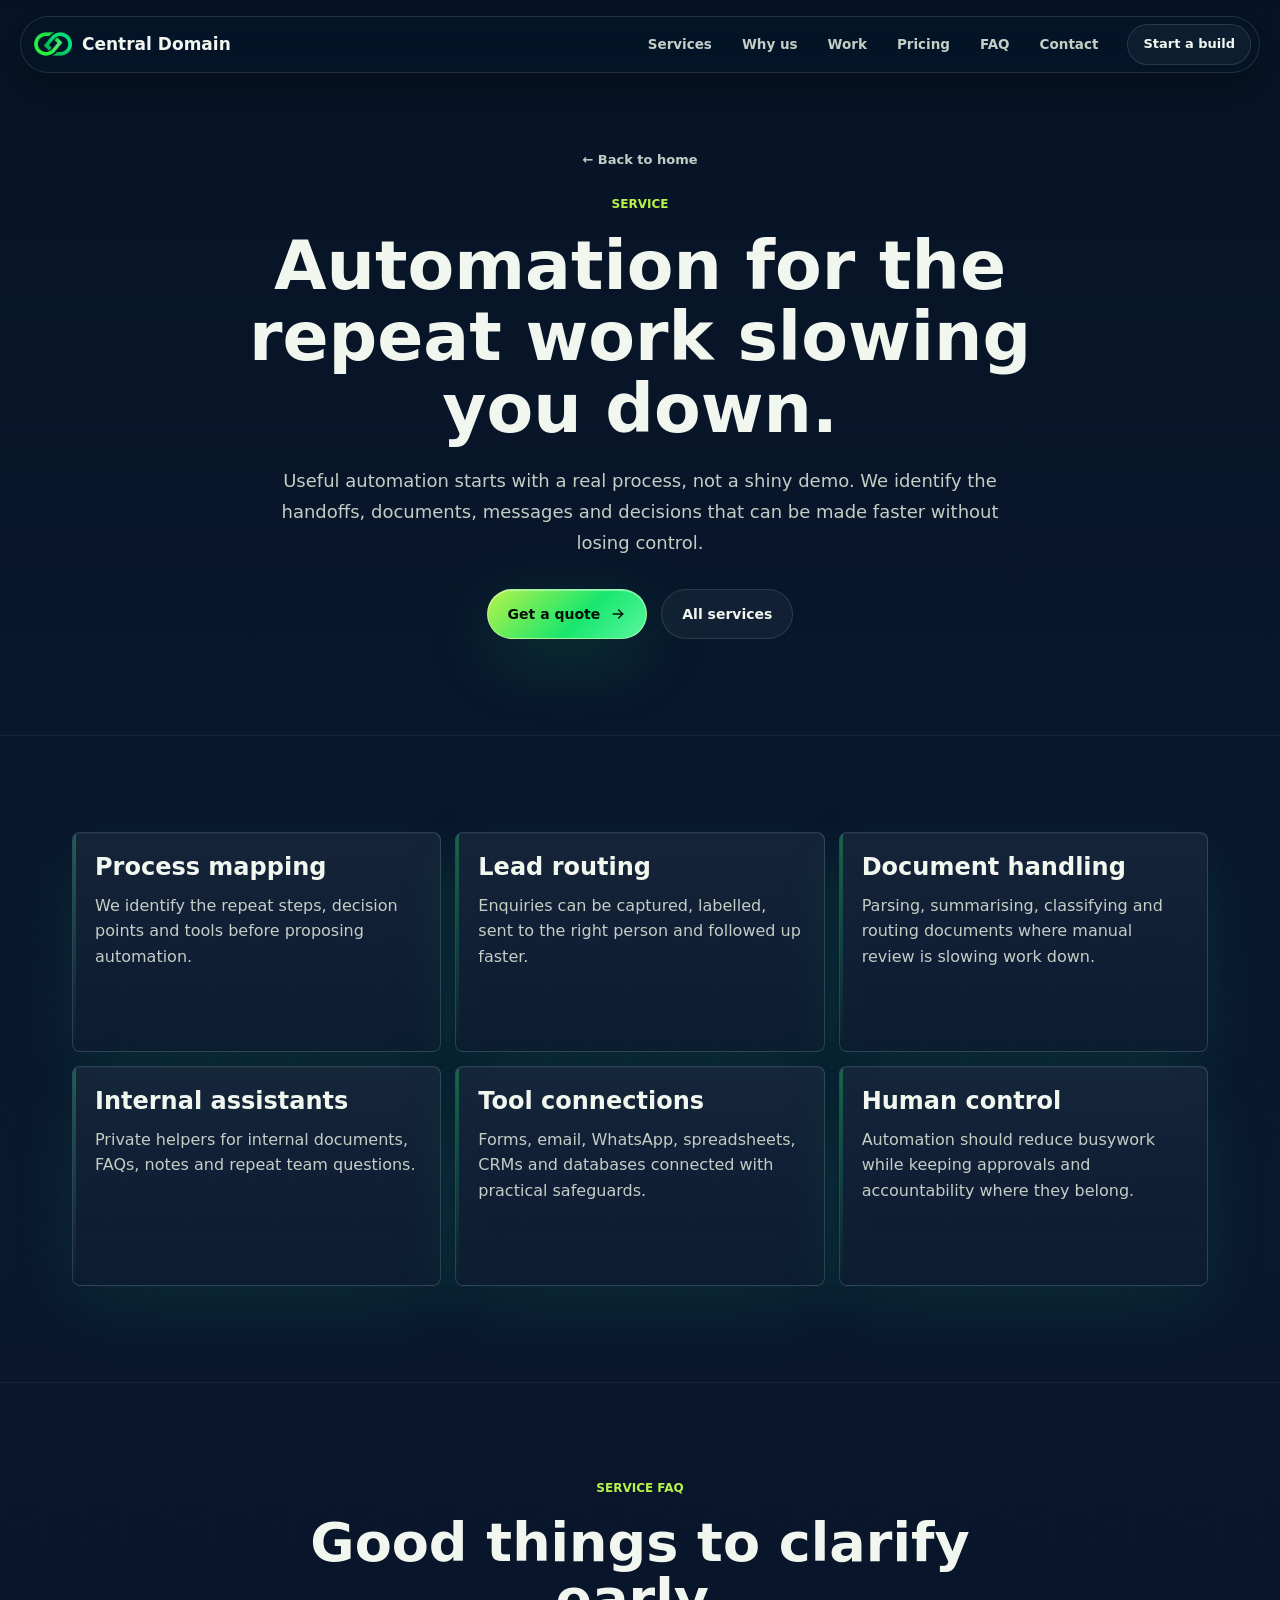
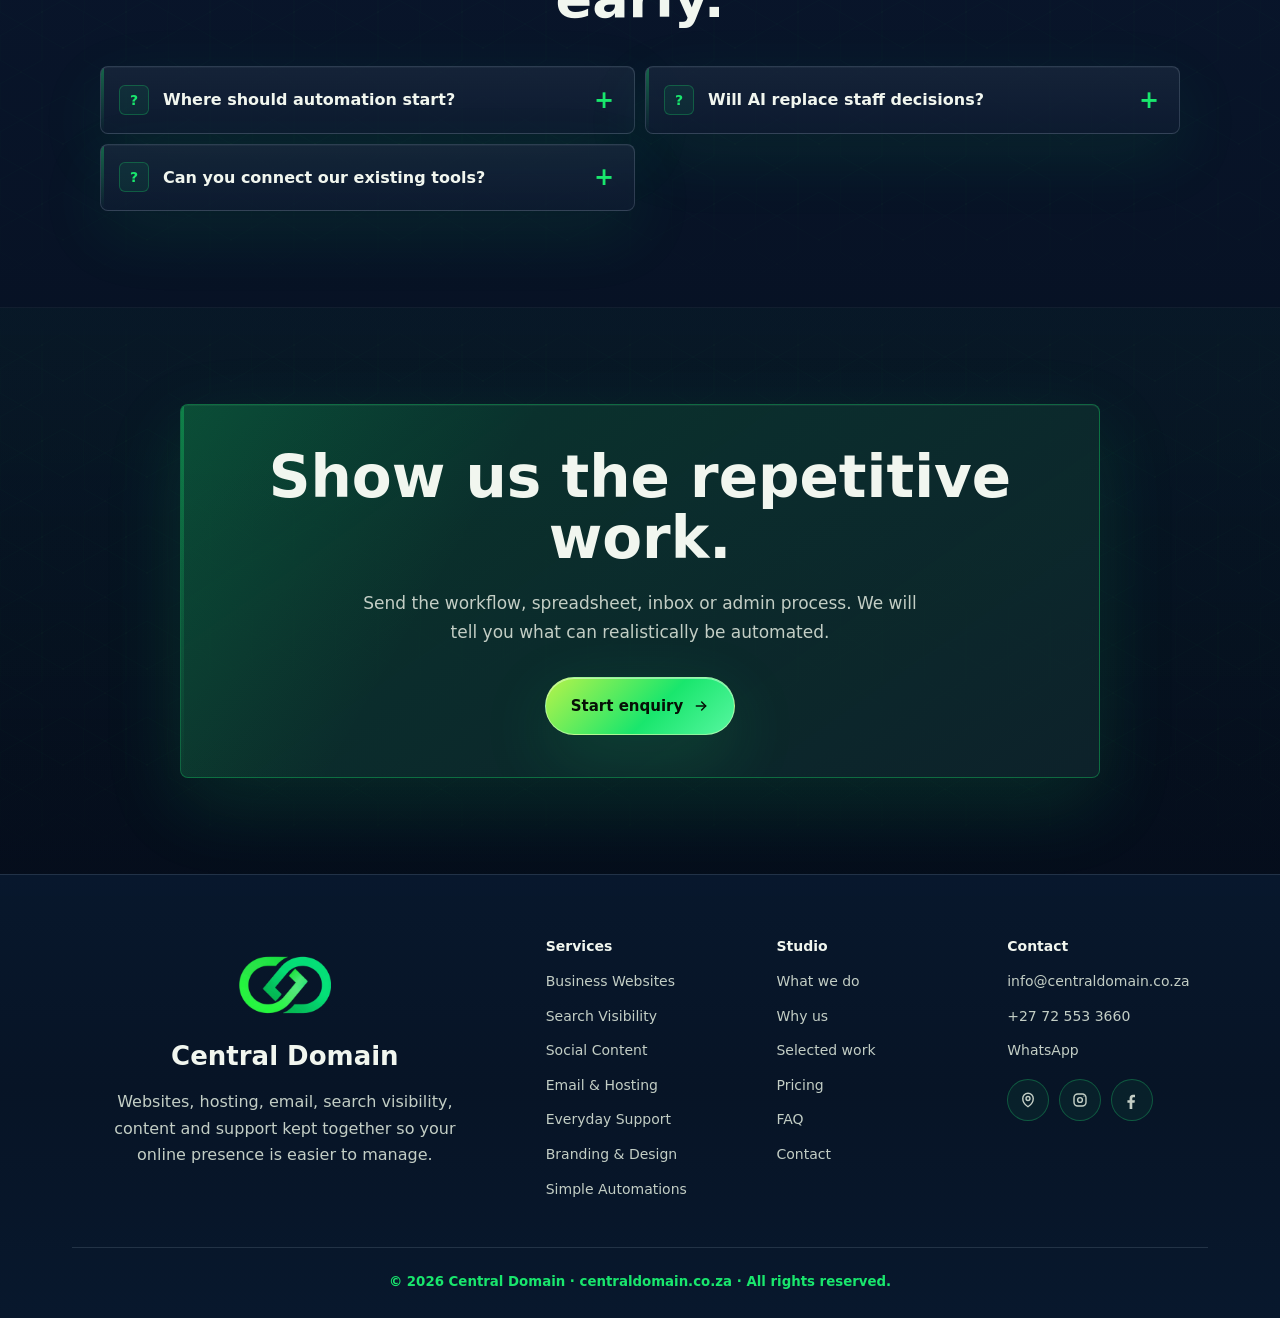
<file: services/ai-automations.html>
<!doctype html>
<html lang="en-ZA">
<head>
<meta charset="utf-8" />
<meta name="viewport" content="width=device-width,initial-scale=1,viewport-fit=cover" />
<meta name="theme-color" content="#060806" />
<meta name="color-scheme" content="dark" />
<title>AI Workflow Automation Services South Africa | Central Domain</title>
<meta name="description" content="AI workflow automation services for South African businesses, covering lead routing, document handling, internal assistants and repeat admin tasks." />
<meta name="author" content="Central Domain" />
<meta name="robots" content="index,follow,max-image-preview:large" />
<link rel="canonical" href="https://www.centraldomain.co.za/services/ai-automations.html" />
<meta property="og:title" content="AI Workflow Automation Services South Africa | Central Domain" />
<meta property="og:description" content="AI workflow automation services for South African businesses, covering lead routing, document handling, internal assistants and repeat admin tasks." />
<meta property="og:url" content="https://www.centraldomain.co.za/services/ai-automations.html" />
<meta property="og:site_name" content="Central Domain" />
<meta property="og:locale" content="en_ZA" />
<meta property="og:image" content="https://www.centraldomain.co.za/assets/central-domain-share-simple.jpg" />
<meta property="og:image:alt" content="Central Domain websites, hosting and email - one team, one invoice" />
<meta property="og:image:width" content="1200" />
<meta property="og:image:height" content="630" />
<meta property="og:type" content="website" />
<meta name="twitter:card" content="summary_large_image" />
<meta name="twitter:url" content="https://www.centraldomain.co.za/services/ai-automations.html" />
<meta name="twitter:title" content="AI Workflow Automation Services South Africa | Central Domain" />
<meta name="twitter:description" content="AI workflow automation services for South African businesses, covering lead routing, document handling, internal assistants and repeat admin tasks." />
<meta name="twitter:image" content="https://www.centraldomain.co.za/assets/central-domain-share-simple.jpg" />
<link rel="icon" type="image/png" href="../assets/favicon.png?v=20260619-form1" />
<link rel="apple-touch-icon" href="../assets/apple-touch-icon.png?v=20260619-form1" />
<link rel="stylesheet" href="../css/main.css?v=20260619-social1" />
<script type="application/ld+json">
{
  "@context": "https://schema.org",
  "@graph": [
    {
      "@type": "ProfessionalService",
      "@id": "https://www.centraldomain.co.za/#org",
      "name": "Central Domain",
      "url": "https://www.centraldomain.co.za/",
      "logo": "https://www.centraldomain.co.za/assets/Logo%20-%20White.png",
      "telephone": "+27725533660",
      "email": "info@centraldomain.co.za",
      "sameAs": [
        "https://share.google/65gereIKcmjtuvOPK",
        "https://www.instagram.com/centraldomainza",
        "https://www.facebook.com/centraldomainza"
      ],
      "areaServed": {
        "@type": "Country",
        "name": "South Africa"
      }
    },
    {
      "@type": "Service",
      "@id": "https://www.centraldomain.co.za/services/ai-automations.html#service",
      "name": "AI Workflow Automation Services South Africa",
      "serviceType": "AI Workflow Automation Services",
      "url": "https://www.centraldomain.co.za/services/ai-automations.html",
      "provider": {
        "@id": "https://www.centraldomain.co.za/#org"
      },
      "areaServed": {
        "@type": "Country",
        "name": "South Africa"
      },
      "description": "AI workflow automation services for South African businesses, covering lead routing, document handling, internal assistants and repeat admin tasks."
    },
    {
      "@type": "BreadcrumbList",
      "@id": "https://www.centraldomain.co.za/services/ai-automations.html#breadcrumb",
      "itemListElement": [
        {
          "@type": "ListItem",
          "position": 1,
          "name": "Home",
          "item": "https://www.centraldomain.co.za/"
        },
        {
          "@type": "ListItem",
          "position": 2,
          "name": "AI Workflow Automation Services South Africa",
          "item": "https://www.centraldomain.co.za/services/ai-automations.html"
        }
      ]
    },
    {
      "@type": "FAQPage",
      "@id": "https://www.centraldomain.co.za/services/ai-automations.html#faq",
      "mainEntity": [
        {
          "@type": "Question",
          "name": "Where should automation start?",
          "acceptedAnswer": {
            "@type": "Answer",
            "text": "Start with one repetitive workflow that costs time or causes errors, such as enquiry routing, document handling or follow-up preparation."
          }
        },
        {
          "@type": "Question",
          "name": "Will AI replace staff decisions?",
          "acceptedAnswer": {
            "@type": "Answer",
            "text": "No. We prefer automations that prepare, route and summarise work while keeping important decisions with people."
          }
        },
        {
          "@type": "Question",
          "name": "Can you connect our existing tools?",
          "acceptedAnswer": {
            "@type": "Answer",
            "text": "Usually, yes. We first check the tools, available integrations, data access and privacy requirements before proposing the workflow."
          }
        }
      ]
    }
  ]
}
</script>
<!-- Google Analytics GA4 -->
<script src="../js/analytics.js?v=20260608-perf1" defer></script>
</head>
<body>
<div class="bg" aria-hidden="true"><div class="bg-grid"></div><div class="noise"></div></div>

<header class="nav" id="nav">
  <a class="nav__brand" href="../index.html" aria-label="Central Domain">
    <div class="brand__icon"><img src="../assets/central-domain-icon-96.webp" alt="" width="96" height="96" decoding="async" /></div>
    <span class="brand__name">Central Domain</span>
  </a>
  <nav class="nav__links" aria-label="Primary">
    <a href="../index.html#services">Services</a>
    <a href="../index.html#why-us">Why us</a>
    <a href="../index.html#work">Work</a>
    <a href="../index.html#rate-card">Pricing</a>
    <a href="../index.html#faq">FAQ</a>
    <a href="../index.html#contact">Contact</a>
  </nav>
  <a class="btn btn--pill" href="../index.html#contact"><span>Start a build</span></a>
  <button class="nav__menu" aria-label="Open menu" aria-expanded="false" id="navMenu"><span></span><span></span></button>
</header>

<main>
  <section class="service-hero">
    <a class="service-back reveal" data-reveal href="../index.html">← Back to home</a>
    <p class="eyebrow reveal" data-reveal data-delay="60">Service</p>
    <h1 class="reveal" data-reveal data-delay="120">Automation for the repeat work slowing you down.</h1>
    <p class="lede reveal" data-reveal data-delay="200">Useful automation starts with a real process, not a shiny demo. We identify the handoffs, documents, messages and decisions that can be made faster without losing control.</p>
    <div class="hero__cta hero__cta--center reveal" data-reveal data-delay="280">
      <a class="btn btn--primary" href="../index.html#contact"><span>Get a quote</span>
        <svg width="16" height="16" viewBox="0 0 24 24" fill="none" stroke="currentColor" stroke-width="2.2" stroke-linecap="round" stroke-linejoin="round"><path d="M5 12h14"/><path d="m13 6 6 6-6 6"/></svg>
      </a>
      <a class="btn btn--ghost" href="../index.html#services">All services</a>
    </div>
  </section>

  <section class="service-features">
    <div class="feature reveal" data-reveal><h3>Process mapping</h3><p>We identify the repeat steps, decision points and tools before proposing automation.</p></div>
    <div class="feature reveal" data-reveal data-delay="80"><h3>Lead routing</h3><p>Enquiries can be captured, labelled, sent to the right person and followed up faster.</p></div>
    <div class="feature reveal" data-reveal data-delay="160"><h3>Document handling</h3><p>Parsing, summarising, classifying and routing documents where manual review is slowing work down.</p></div>
    <div class="feature reveal" data-reveal data-delay="80"><h3>Internal assistants</h3><p>Private helpers for internal documents, FAQs, notes and repeat team questions.</p></div>
    <div class="feature reveal" data-reveal data-delay="160"><h3>Tool connections</h3><p>Forms, email, WhatsApp, spreadsheets, CRMs and databases connected with practical safeguards.</p></div>
    <div class="feature reveal" data-reveal data-delay="240"><h3>Human control</h3><p>Automation should reduce busywork while keeping approvals and accountability where they belong.</p></div>
  </section>

  <section class="faq service-faq" aria-labelledby="automation-faq-title">
    <div class="section__head">
      <p class="eyebrow reveal" data-reveal>Service FAQ</p>
      <h2 class="section__title reveal" data-reveal data-delay="80" id="automation-faq-title">Good things to clarify early.</h2>
    </div>
    <div class="faq__list">
      <details class="faq__item reveal" data-reveal><summary>Where should automation start?</summary><p>Start with one repetitive workflow that costs time or causes errors, such as enquiry routing, document handling or follow-up preparation.</p></details>
      <details class="faq__item reveal" data-reveal data-delay="80"><summary>Will AI replace staff decisions?</summary><p>No. We prefer automations that prepare, route and summarise work while keeping important decisions with people.</p></details>
      <details class="faq__item reveal" data-reveal data-delay="160"><summary>Can you connect our existing tools?</summary><p>Usually, yes. We first check the tools, available integrations, data access and privacy requirements before proposing the workflow.</p></details>
    </div>
  </section>

  <section class="contact" id="contact">
    <div class="contact__card glass">
      <div class="glass__shine"></div>
      <div class="contact__inner">
        <h2 class="contact__title reveal" data-reveal>Show us the repetitive work.</h2>
        <p class="contact__lede reveal" data-reveal data-delay="80">Send the workflow, spreadsheet, inbox or admin process. We will tell you what can realistically be automated.</p>
        <div class="contact__cta reveal" data-reveal data-delay="160">
          <a class="btn btn--primary btn--lg" href="../index.html#contact"><span>Start enquiry</span>
            <svg width="16" height="16" viewBox="0 0 24 24" fill="none" stroke="currentColor" stroke-width="2.2" stroke-linecap="round" stroke-linejoin="round"><path d="M5 12h14"/><path d="m13 6 6 6-6 6"/></svg>
          </a>
        </div>
      </div>
    </div>
  </section>
</main>

<footer class="footer">
  <div class="footer__inner">
    <div class="footer__brand">
      <img class="footer__logo" src="../assets/favicon.png" alt="Central Domain icon" width="512" height="512" loading="lazy" decoding="async" />
      <span class="brand__name brand__name--lg">Central Domain</span>
      <p>Websites, hosting, email, search visibility, content and support kept together so your online presence is easier to manage.</p>
    </div>
    <div class="footer__cols">
      <div><h4>Services</h4><ul>
        <li><a href="custom-web-development.html">Business Websites</a></li>
        <li><a href="seo-services.html">Search Visibility</a></li>
        <li><a href="social-media-management.html">Social Content</a></li>
        <li><a href="email-and-hosting.html">Email &amp; Hosting</a></li>
        <li><a href="remote-desktop-support.html">Everyday Support</a></li>
        <li><a href="branding-and-design.html">Branding &amp; Design</a></li>
        <li><a href="ai-automations.html">Simple Automations</a></li>
      </ul></div>
      <div><h4>Studio</h4><ul>
        <li><a href="../index.html#services">What we do</a></li>
        <li><a href="../index.html#why-us">Why us</a></li>
        <li><a href="../index.html#work">Selected work</a></li>
        <li><a href="../index.html#rate-card">Pricing</a></li>
        <li><a href="../index.html#faq">FAQ</a></li>
        <li><a href="../index.html#contact">Contact</a></li>
      </ul></div>
      <div><h4>Contact</h4><ul>
        <li><a href="mailto:info@centraldomain.co.za">info@centraldomain.co.za</a></li>
        <li><a href="tel:+27725533660">+27 72 553 3660</a></li>
        <li><a href="https://wa.me/27725533660" target="_blank" rel="noopener noreferrer">WhatsApp</a></li>
      </ul>
        <div class="footer__social" aria-label="Central Domain social profiles">
          <a class="footer__social-link" href="https://share.google/65gereIKcmjtuvOPK" target="_blank" rel="noopener noreferrer" aria-label="Central Domain Google Business Profile">
            <svg viewBox="0 0 24 24" width="18" height="18" fill="none" stroke="currentColor" stroke-width="1.9" stroke-linecap="round" stroke-linejoin="round" aria-hidden="true"><path d="M12 21s7-4.4 7-11a7 7 0 0 0-14 0c0 6.6 7 11 7 11Z"/><circle cx="12" cy="10" r="2.6"/></svg>
          </a>
          <a class="footer__social-link" href="https://www.instagram.com/centraldomainza" target="_blank" rel="noopener noreferrer" aria-label="Central Domain on Instagram">
            <svg viewBox="0 0 24 24" width="18" height="18" fill="none" stroke="currentColor" stroke-width="1.9" stroke-linecap="round" stroke-linejoin="round" aria-hidden="true"><rect x="4" y="4" width="16" height="16" rx="5"/><circle cx="12" cy="12" r="3.2"/><path d="M17.3 6.8h.01"/></svg>
          </a>
          <a class="footer__social-link" href="https://www.facebook.com/centraldomainza" target="_blank" rel="noopener noreferrer" aria-label="Central Domain on Facebook">
            <svg viewBox="0 0 24 24" width="18" height="18" fill="currentColor" aria-hidden="true"><path d="M14.2 8.2H16V5.1c-.3 0-1.4-.1-2.7-.1-2.7 0-4.5 1.6-4.5 4.7v2.6H5.9v3.5h2.9V24h3.6v-8.2h3l.5-3.5h-3.5V10c0-1 .3-1.8 1.8-1.8Z"/></svg>
          </a>
        </div>
      </div>
    </div>
  </div>
  <div class="footer__base"><small>&copy; <span id="year">2026</span> Central Domain &middot; centraldomain.co.za &middot; All rights reserved.</small></div>
</footer>

<script src="../js/main.js?v=20260619-reflow1" defer></script>
</body>
</html>
</file>
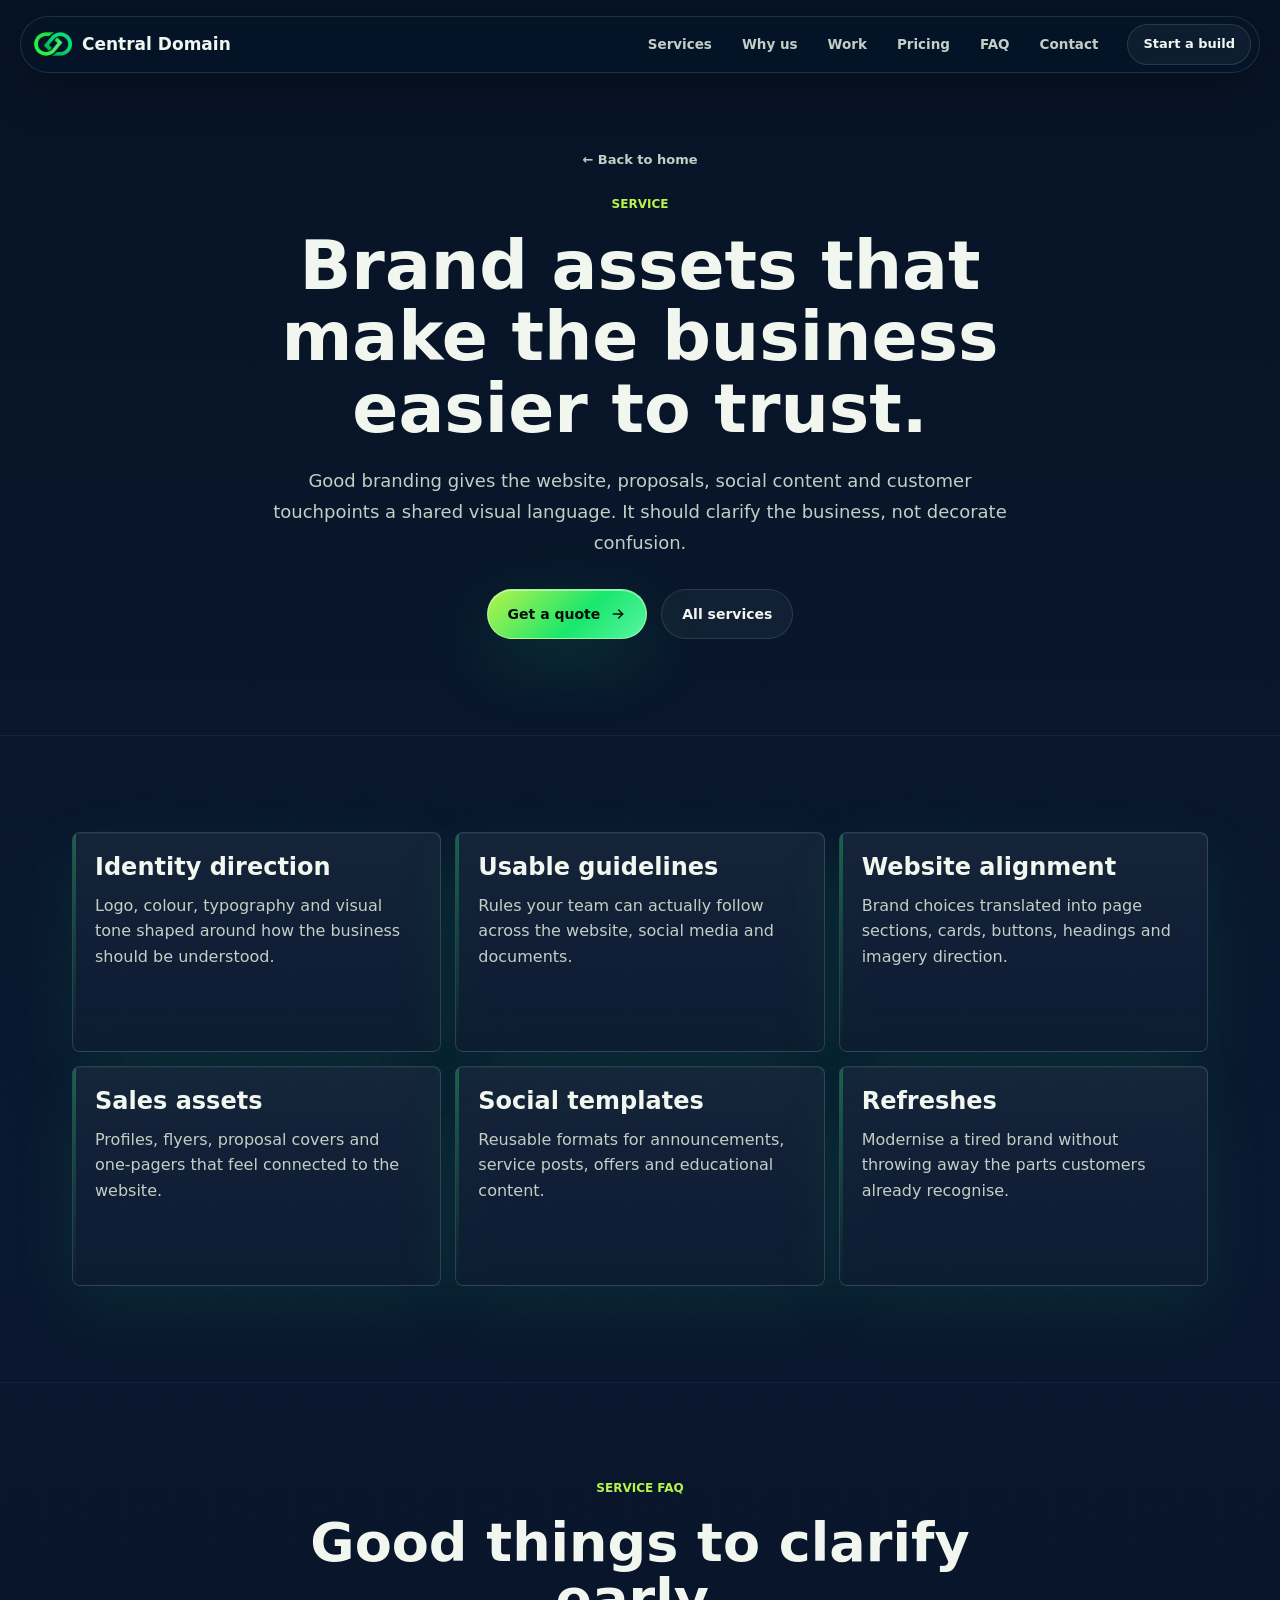
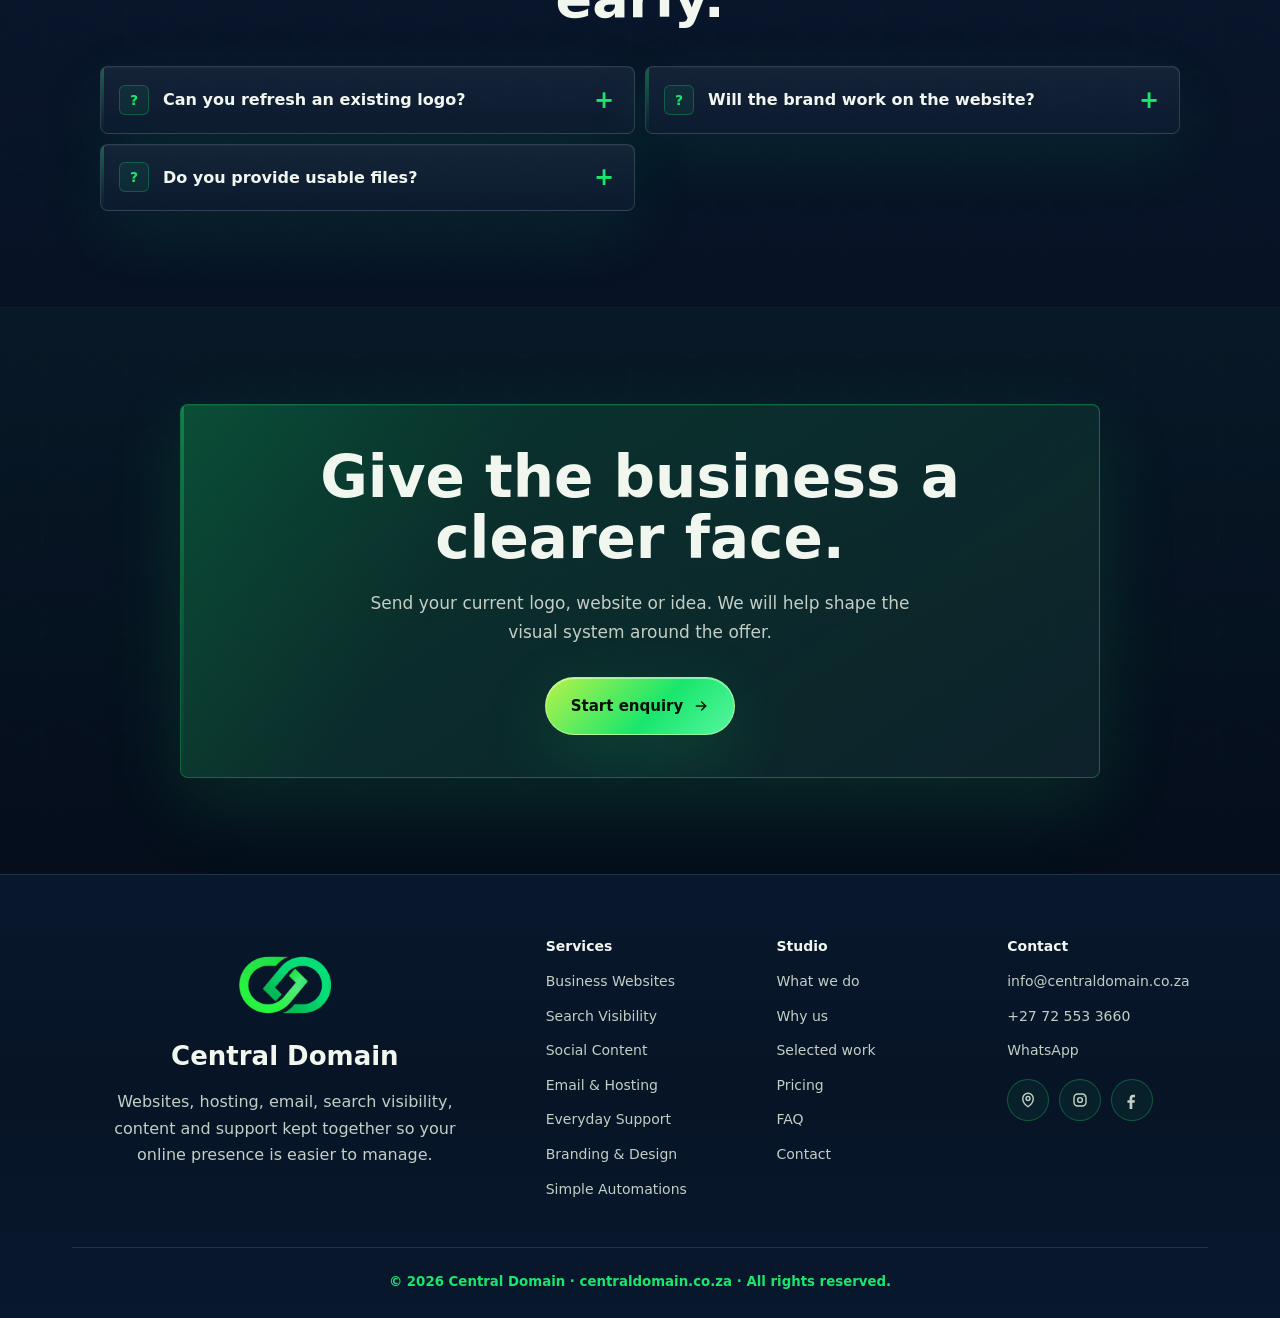
<file: services/branding-and-design.html>
<!doctype html>
<html lang="en-ZA">
<head>
<meta charset="utf-8" />
<meta name="viewport" content="width=device-width,initial-scale=1,viewport-fit=cover" />
<meta name="theme-color" content="#060806" />
<meta name="color-scheme" content="dark" />
<title>Branding and Design Services South Africa | Central Domain</title>
<meta name="description" content="Branding and design services for South African businesses, including logos, identity direction, brand guidelines and practical digital assets." />
<meta name="author" content="Central Domain" />
<meta name="robots" content="index,follow,max-image-preview:large" />
<link rel="canonical" href="https://www.centraldomain.co.za/services/branding-and-design.html" />
<meta property="og:title" content="Branding and Design Services South Africa | Central Domain" />
<meta property="og:description" content="Branding and design services for South African businesses, including logos, identity direction, brand guidelines and practical digital assets." />
<meta property="og:url" content="https://www.centraldomain.co.za/services/branding-and-design.html" />
<meta property="og:site_name" content="Central Domain" />
<meta property="og:locale" content="en_ZA" />
<meta property="og:image" content="https://www.centraldomain.co.za/assets/central-domain-share-simple.jpg" />
<meta property="og:image:alt" content="Central Domain websites, hosting and email - one team, one invoice" />
<meta property="og:image:width" content="1200" />
<meta property="og:image:height" content="630" />
<meta property="og:type" content="website" />
<meta name="twitter:card" content="summary_large_image" />
<meta name="twitter:url" content="https://www.centraldomain.co.za/services/branding-and-design.html" />
<meta name="twitter:title" content="Branding and Design Services South Africa | Central Domain" />
<meta name="twitter:description" content="Branding and design services for South African businesses, including logos, identity direction, brand guidelines and practical digital assets." />
<meta name="twitter:image" content="https://www.centraldomain.co.za/assets/central-domain-share-simple.jpg" />
<link rel="icon" type="image/png" href="../assets/favicon.png?v=20260619-form1" />
<link rel="apple-touch-icon" href="../assets/apple-touch-icon.png?v=20260619-form1" />
<link rel="stylesheet" href="../css/main.css?v=20260619-social1" />
<script type="application/ld+json">
{
  "@context": "https://schema.org",
  "@graph": [
    {
      "@type": "ProfessionalService",
      "@id": "https://www.centraldomain.co.za/#org",
      "name": "Central Domain",
      "url": "https://www.centraldomain.co.za/",
      "logo": "https://www.centraldomain.co.za/assets/Logo%20-%20White.png",
      "telephone": "+27725533660",
      "email": "info@centraldomain.co.za",
      "sameAs": [
        "https://share.google/65gereIKcmjtuvOPK",
        "https://www.instagram.com/centraldomainza",
        "https://www.facebook.com/centraldomainza"
      ],
      "areaServed": {
        "@type": "Country",
        "name": "South Africa"
      }
    },
    {
      "@type": "Service",
      "@id": "https://www.centraldomain.co.za/services/branding-and-design.html#service",
      "name": "Branding and Design Services South Africa",
      "serviceType": "Branding and Design Services",
      "url": "https://www.centraldomain.co.za/services/branding-and-design.html",
      "provider": {
        "@id": "https://www.centraldomain.co.za/#org"
      },
      "areaServed": {
        "@type": "Country",
        "name": "South Africa"
      },
      "description": "Branding and design services for South African businesses, including logos, identity direction, brand guidelines and practical digital assets."
    },
    {
      "@type": "BreadcrumbList",
      "@id": "https://www.centraldomain.co.za/services/branding-and-design.html#breadcrumb",
      "itemListElement": [
        {
          "@type": "ListItem",
          "position": 1,
          "name": "Home",
          "item": "https://www.centraldomain.co.za/"
        },
        {
          "@type": "ListItem",
          "position": 2,
          "name": "Branding and Design Services South Africa",
          "item": "https://www.centraldomain.co.za/services/branding-and-design.html"
        }
      ]
    },
    {
      "@type": "FAQPage",
      "@id": "https://www.centraldomain.co.za/services/branding-and-design.html#faq",
      "mainEntity": [
        {
          "@type": "Question",
          "name": "Can you refresh an existing logo?",
          "acceptedAnswer": {
            "@type": "Answer",
            "text": "Yes. If the current identity still has value, we can refine it instead of starting again from nothing."
          }
        },
        {
          "@type": "Question",
          "name": "Will the brand work on the website?",
          "acceptedAnswer": {
            "@type": "Answer",
            "text": "That is the point. We test colours, type and assets against real website sections so the identity works in use."
          }
        },
        {
          "@type": "Question",
          "name": "Do you provide usable files?",
          "acceptedAnswer": {
            "@type": "Answer",
            "text": "Yes. We prepare practical files for web use, social profiles, email signatures and future design work."
          }
        }
      ]
    }
  ]
}
</script>
<!-- Google Analytics GA4 -->
<script src="../js/analytics.js?v=20260608-perf1" defer></script>
</head>
<body>
<div class="bg" aria-hidden="true"><div class="bg-grid"></div><div class="noise"></div></div>

<header class="nav" id="nav">
  <a class="nav__brand" href="../index.html" aria-label="Central Domain">
    <div class="brand__icon"><img src="../assets/central-domain-icon-96.webp" alt="" width="96" height="96" decoding="async" /></div>
    <span class="brand__name">Central Domain</span>
  </a>
  <nav class="nav__links" aria-label="Primary">
    <a href="../index.html#services">Services</a>
    <a href="../index.html#why-us">Why us</a>
    <a href="../index.html#work">Work</a>
    <a href="../index.html#rate-card">Pricing</a>
    <a href="../index.html#faq">FAQ</a>
    <a href="../index.html#contact">Contact</a>
  </nav>
  <a class="btn btn--pill" href="../index.html#contact"><span>Start a build</span></a>
  <button class="nav__menu" aria-label="Open menu" aria-expanded="false" id="navMenu"><span></span><span></span></button>
</header>

<main>
  <section class="service-hero">
    <a class="service-back reveal" data-reveal href="../index.html">← Back to home</a>
    <p class="eyebrow reveal" data-reveal data-delay="60">Service</p>
    <h1 class="reveal" data-reveal data-delay="120">Brand assets that make the business easier to trust.</h1>
    <p class="lede reveal" data-reveal data-delay="200">Good branding gives the website, proposals, social content and customer touchpoints a shared visual language. It should clarify the business, not decorate confusion.</p>
    <div class="hero__cta hero__cta--center reveal" data-reveal data-delay="280">
      <a class="btn btn--primary" href="../index.html#contact"><span>Get a quote</span>
        <svg width="16" height="16" viewBox="0 0 24 24" fill="none" stroke="currentColor" stroke-width="2.2" stroke-linecap="round" stroke-linejoin="round"><path d="M5 12h14"/><path d="m13 6 6 6-6 6"/></svg>
      </a>
      <a class="btn btn--ghost" href="../index.html#services">All services</a>
    </div>
  </section>

  <section class="service-features">
    <div class="feature reveal" data-reveal><h3>Identity direction</h3><p>Logo, colour, typography and visual tone shaped around how the business should be understood.</p></div>
    <div class="feature reveal" data-reveal data-delay="80"><h3>Usable guidelines</h3><p>Rules your team can actually follow across the website, social media and documents.</p></div>
    <div class="feature reveal" data-reveal data-delay="160"><h3>Website alignment</h3><p>Brand choices translated into page sections, cards, buttons, headings and imagery direction.</p></div>
    <div class="feature reveal" data-reveal data-delay="80"><h3>Sales assets</h3><p>Profiles, flyers, proposal covers and one-pagers that feel connected to the website.</p></div>
    <div class="feature reveal" data-reveal data-delay="160"><h3>Social templates</h3><p>Reusable formats for announcements, service posts, offers and educational content.</p></div>
    <div class="feature reveal" data-reveal data-delay="240"><h3>Refreshes</h3><p>Modernise a tired brand without throwing away the parts customers already recognise.</p></div>
  </section>

  <section class="faq service-faq" aria-labelledby="brand-faq-title">
    <div class="section__head">
      <p class="eyebrow reveal" data-reveal>Service FAQ</p>
      <h2 class="section__title reveal" data-reveal data-delay="80" id="brand-faq-title">Good things to clarify early.</h2>
    </div>
    <div class="faq__list">
      <details class="faq__item reveal" data-reveal><summary>Can you refresh an existing logo?</summary><p>Yes. If the current identity still has value, we can refine it instead of starting again from nothing.</p></details>
      <details class="faq__item reveal" data-reveal data-delay="80"><summary>Will the brand work on the website?</summary><p>That is the point. We test colours, type and assets against real website sections so the identity works in use.</p></details>
      <details class="faq__item reveal" data-reveal data-delay="160"><summary>Do you provide usable files?</summary><p>Yes. We prepare practical files for web use, social profiles, email signatures and future design work.</p></details>
    </div>
  </section>

  <section class="contact" id="contact">
    <div class="contact__card glass">
      <div class="glass__shine"></div>
      <div class="contact__inner">
        <h2 class="contact__title reveal" data-reveal>Give the business a clearer face.</h2>
        <p class="contact__lede reveal" data-reveal data-delay="80">Send your current logo, website or idea. We will help shape the visual system around the offer.</p>
        <div class="contact__cta reveal" data-reveal data-delay="160">
          <a class="btn btn--primary btn--lg" href="../index.html#contact"><span>Start enquiry</span>
            <svg width="16" height="16" viewBox="0 0 24 24" fill="none" stroke="currentColor" stroke-width="2.2" stroke-linecap="round" stroke-linejoin="round"><path d="M5 12h14"/><path d="m13 6 6 6-6 6"/></svg>
          </a>
        </div>
      </div>
    </div>
  </section>
</main>

<footer class="footer">
  <div class="footer__inner">
    <div class="footer__brand">
      <img class="footer__logo" src="../assets/favicon.png" alt="Central Domain icon" width="512" height="512" loading="lazy" decoding="async" />
      <span class="brand__name brand__name--lg">Central Domain</span>
      <p>Websites, hosting, email, search visibility, content and support kept together so your online presence is easier to manage.</p>
    </div>
    <div class="footer__cols">
      <div><h4>Services</h4><ul>
        <li><a href="custom-web-development.html">Business Websites</a></li>
        <li><a href="seo-services.html">Search Visibility</a></li>
        <li><a href="social-media-management.html">Social Content</a></li>
        <li><a href="email-and-hosting.html">Email &amp; Hosting</a></li>
        <li><a href="remote-desktop-support.html">Everyday Support</a></li>
        <li><a href="branding-and-design.html">Branding &amp; Design</a></li>
        <li><a href="ai-automations.html">Simple Automations</a></li>
      </ul></div>
      <div><h4>Studio</h4><ul>
        <li><a href="../index.html#services">What we do</a></li>
        <li><a href="../index.html#why-us">Why us</a></li>
        <li><a href="../index.html#work">Selected work</a></li>
        <li><a href="../index.html#rate-card">Pricing</a></li>
        <li><a href="../index.html#faq">FAQ</a></li>
        <li><a href="../index.html#contact">Contact</a></li>
      </ul></div>
      <div><h4>Contact</h4><ul>
        <li><a href="mailto:info@centraldomain.co.za">info@centraldomain.co.za</a></li>
        <li><a href="tel:+27725533660">+27 72 553 3660</a></li>
        <li><a href="https://wa.me/27725533660" target="_blank" rel="noopener noreferrer">WhatsApp</a></li>
      </ul>
        <div class="footer__social" aria-label="Central Domain social profiles">
          <a class="footer__social-link" href="https://share.google/65gereIKcmjtuvOPK" target="_blank" rel="noopener noreferrer" aria-label="Central Domain Google Business Profile">
            <svg viewBox="0 0 24 24" width="18" height="18" fill="none" stroke="currentColor" stroke-width="1.9" stroke-linecap="round" stroke-linejoin="round" aria-hidden="true"><path d="M12 21s7-4.4 7-11a7 7 0 0 0-14 0c0 6.6 7 11 7 11Z"/><circle cx="12" cy="10" r="2.6"/></svg>
          </a>
          <a class="footer__social-link" href="https://www.instagram.com/centraldomainza" target="_blank" rel="noopener noreferrer" aria-label="Central Domain on Instagram">
            <svg viewBox="0 0 24 24" width="18" height="18" fill="none" stroke="currentColor" stroke-width="1.9" stroke-linecap="round" stroke-linejoin="round" aria-hidden="true"><rect x="4" y="4" width="16" height="16" rx="5"/><circle cx="12" cy="12" r="3.2"/><path d="M17.3 6.8h.01"/></svg>
          </a>
          <a class="footer__social-link" href="https://www.facebook.com/centraldomainza" target="_blank" rel="noopener noreferrer" aria-label="Central Domain on Facebook">
            <svg viewBox="0 0 24 24" width="18" height="18" fill="currentColor" aria-hidden="true"><path d="M14.2 8.2H16V5.1c-.3 0-1.4-.1-2.7-.1-2.7 0-4.5 1.6-4.5 4.7v2.6H5.9v3.5h2.9V24h3.6v-8.2h3l.5-3.5h-3.5V10c0-1 .3-1.8 1.8-1.8Z"/></svg>
          </a>
        </div>
      </div>
    </div>
  </div>
  <div class="footer__base"><small>&copy; <span id="year">2026</span> Central Domain &middot; centraldomain.co.za &middot; All rights reserved.</small></div>
</footer>

<script src="../js/main.js?v=20260619-reflow1" defer></script>
</body>
</html>
</file>
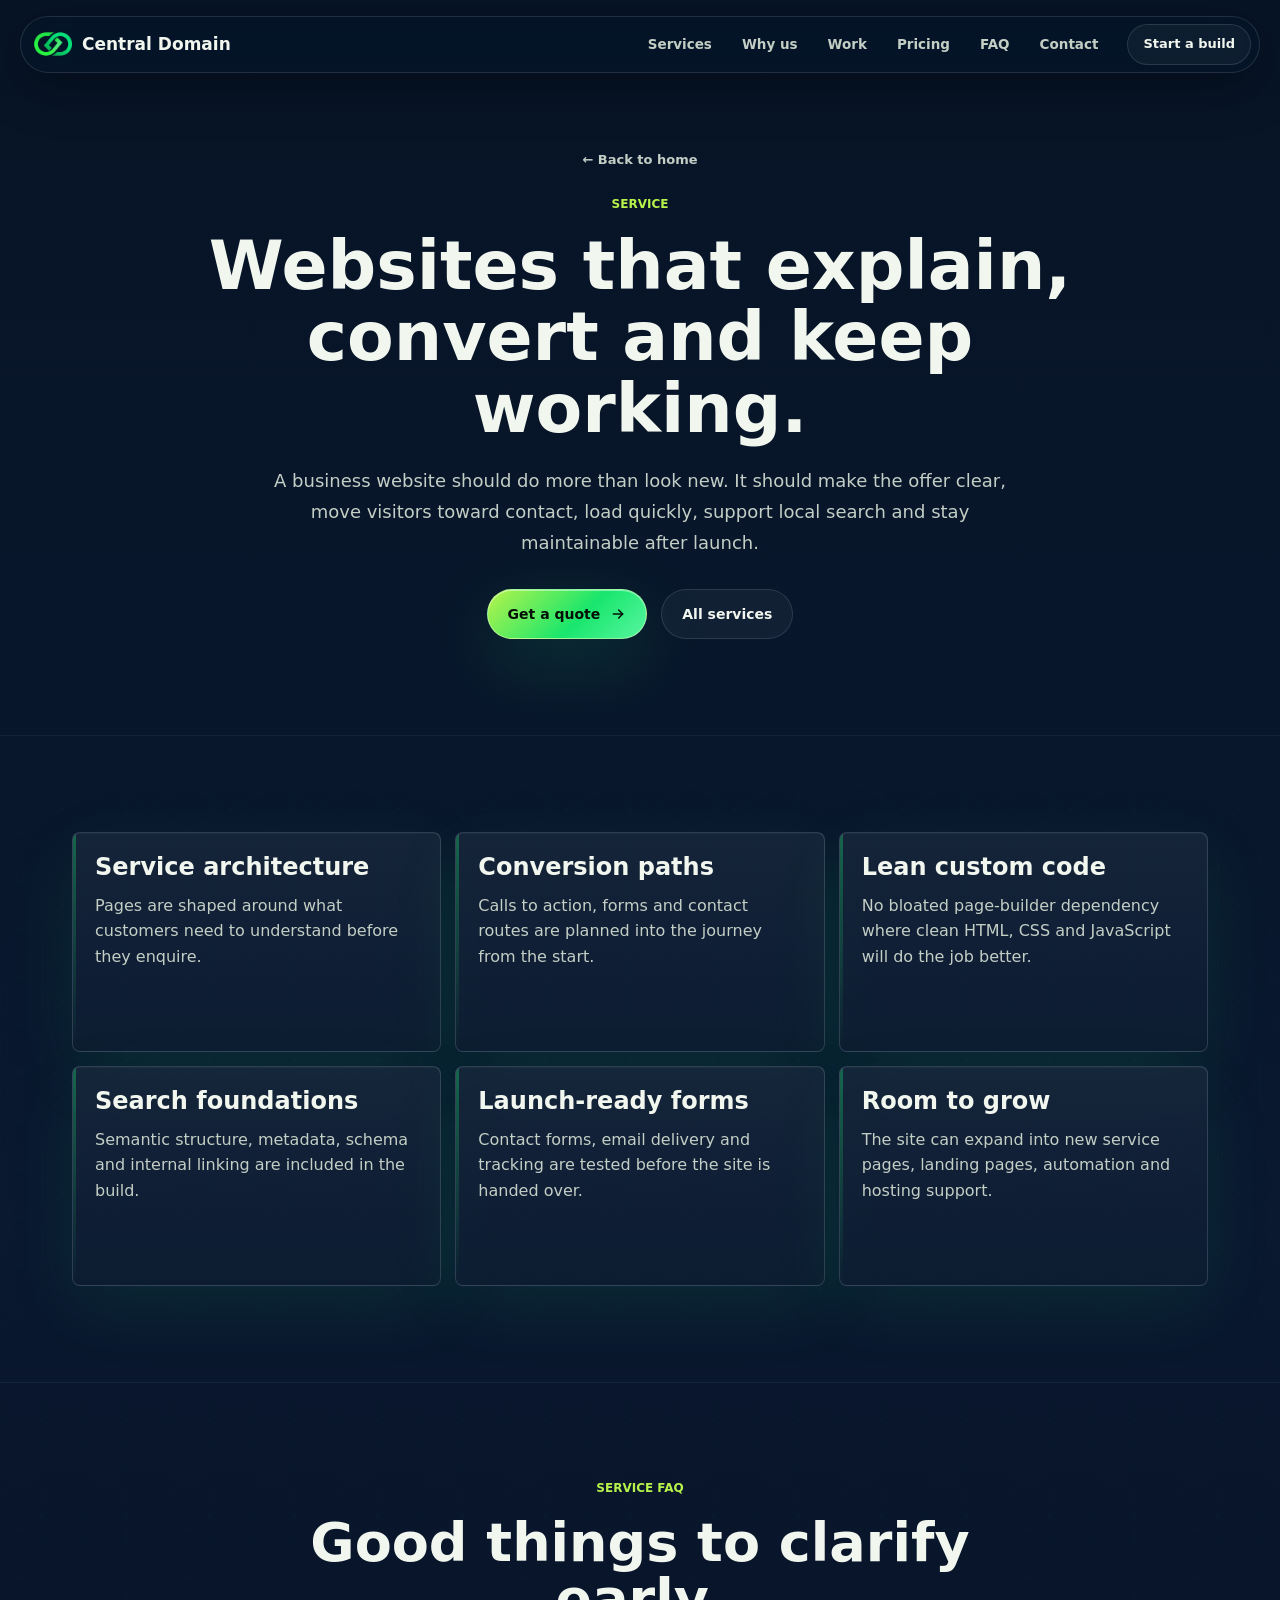
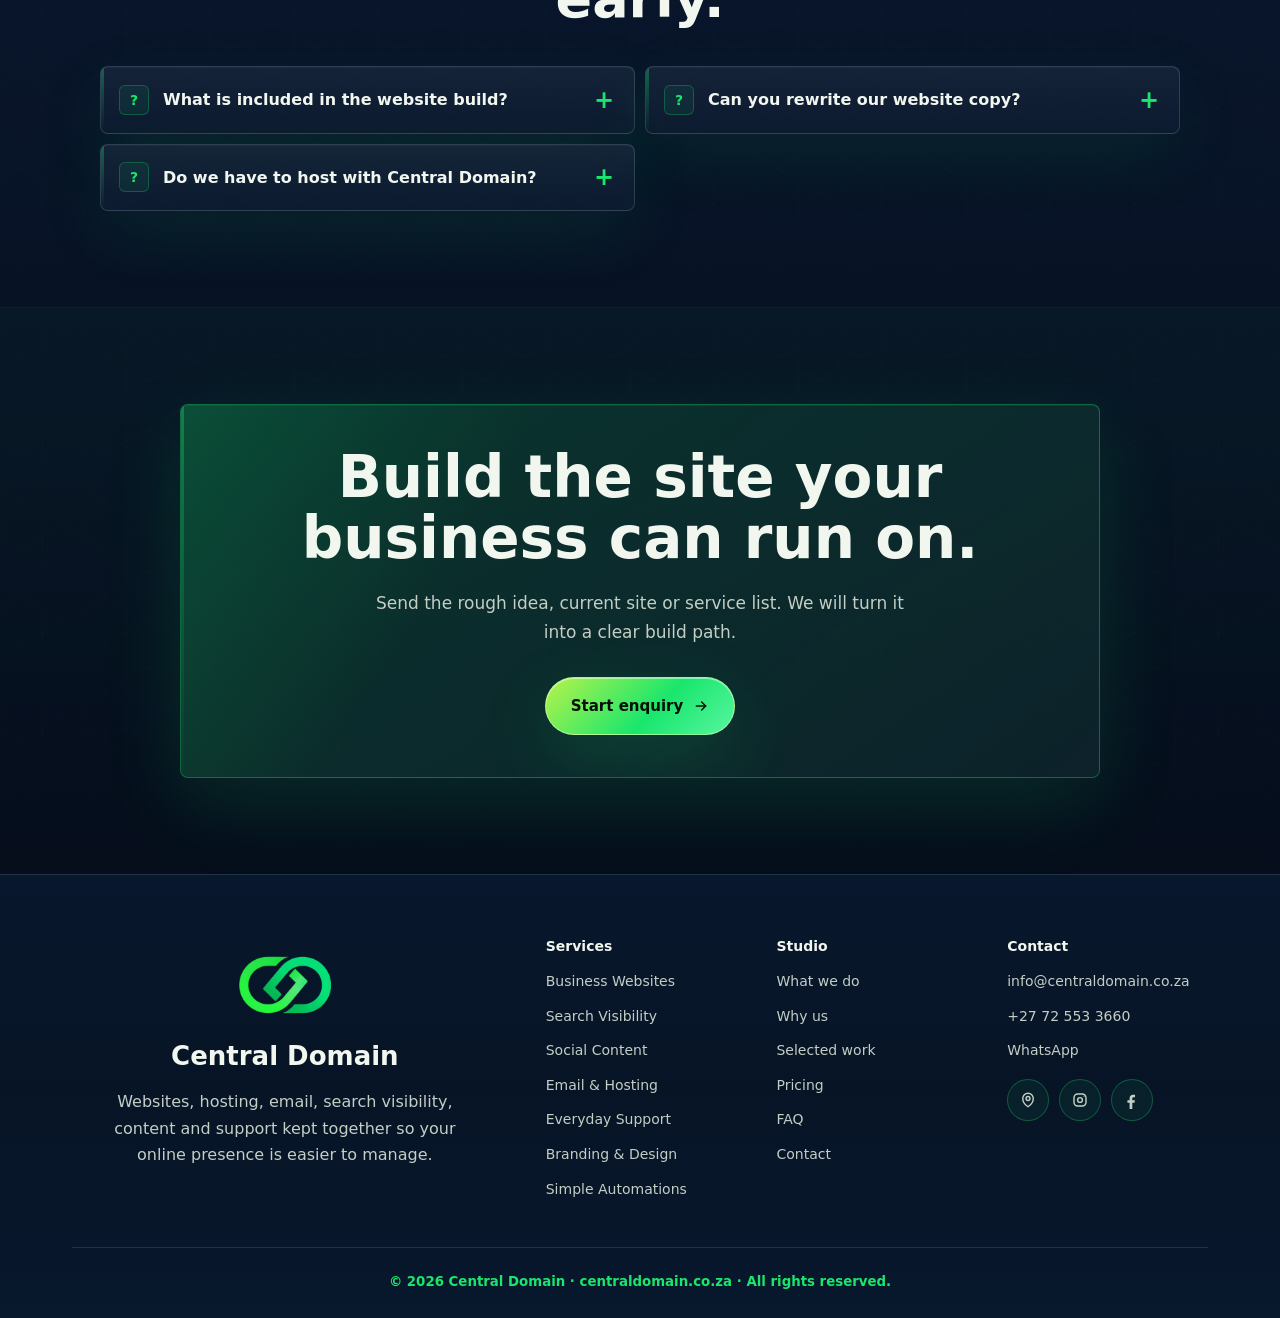
<file: services/custom-web-development.html>
<!doctype html>
<html lang="en-ZA">
<head>
<meta charset="utf-8" />
<meta name="viewport" content="width=device-width,initial-scale=1,viewport-fit=cover" />
<meta name="theme-color" content="#060806" />
<meta name="color-scheme" content="dark" />
<title>Business Website Development South Africa | Central Domain</title>
<meta name="description" content="Business websites for South African service businesses, with fast pages, clear wording, easy contact paths and room to grow." />
<meta name="author" content="Central Domain" />
<meta name="robots" content="index,follow,max-image-preview:large" />
<link rel="canonical" href="https://www.centraldomain.co.za/services/custom-web-development.html" />
<meta property="og:title" content="Business Website Development South Africa | Central Domain" />
<meta property="og:description" content="Business websites for South African service businesses, with fast pages, clear wording, easy contact paths and room to grow." />
<meta property="og:url" content="https://www.centraldomain.co.za/services/custom-web-development.html" />
<meta property="og:site_name" content="Central Domain" />
<meta property="og:locale" content="en_ZA" />
<meta property="og:image" content="https://www.centraldomain.co.za/assets/central-domain-share-simple.jpg" />
<meta property="og:image:alt" content="Central Domain websites, hosting and email - one team, one invoice" />
<meta property="og:image:width" content="1200" />
<meta property="og:image:height" content="630" />
<meta property="og:type" content="website" />
<meta name="twitter:card" content="summary_large_image" />
<meta name="twitter:url" content="https://www.centraldomain.co.za/services/custom-web-development.html" />
<meta name="twitter:title" content="Business Website Development South Africa | Central Domain" />
<meta name="twitter:description" content="Business websites for South African service businesses, with fast pages, clear wording, easy contact paths and room to grow." />
<meta name="twitter:image" content="https://www.centraldomain.co.za/assets/central-domain-share-simple.jpg" />
<link rel="icon" type="image/png" href="../assets/favicon.png?v=20260619-form1" />
<link rel="apple-touch-icon" href="../assets/apple-touch-icon.png?v=20260619-form1" />
<link rel="stylesheet" href="../css/main.css?v=20260619-social1" />
<script type="application/ld+json">
{
  "@context": "https://schema.org",
  "@graph": [
    {
      "@type": "ProfessionalService",
      "@id": "https://www.centraldomain.co.za/#org",
      "name": "Central Domain",
      "url": "https://www.centraldomain.co.za/",
      "logo": "https://www.centraldomain.co.za/assets/Logo%20-%20White.png",
      "telephone": "+27725533660",
      "email": "info@centraldomain.co.za",
      "sameAs": [
        "https://share.google/65gereIKcmjtuvOPK",
        "https://www.instagram.com/centraldomainza",
        "https://www.facebook.com/centraldomainza"
      ],
      "areaServed": {
        "@type": "Country",
        "name": "South Africa"
      }
    },
    {
      "@type": "Service",
      "@id": "https://www.centraldomain.co.za/services/custom-web-development.html#service",
      "name": "Business Website Development South Africa",
      "serviceType": "Business Website Development",
      "url": "https://www.centraldomain.co.za/services/custom-web-development.html",
      "provider": {
        "@id": "https://www.centraldomain.co.za/#org"
      },
      "areaServed": {
        "@type": "Country",
        "name": "South Africa"
      },
      "description": "Business websites for South African service businesses, with fast pages, clear wording, easy contact paths and room to grow."
    },
    {
      "@type": "BreadcrumbList",
      "@id": "https://www.centraldomain.co.za/services/custom-web-development.html#breadcrumb",
      "itemListElement": [
        {
          "@type": "ListItem",
          "position": 1,
          "name": "Home",
          "item": "https://www.centraldomain.co.za/"
        },
        {
          "@type": "ListItem",
          "position": 2,
          "name": "Business Website Development South Africa",
          "item": "https://www.centraldomain.co.za/services/custom-web-development.html"
        }
      ]
    },
    {
      "@type": "FAQPage",
      "@id": "https://www.centraldomain.co.za/services/custom-web-development.html#faq",
      "mainEntity": [
        {
          "@type": "Question",
          "name": "What is included in the website build?",
          "acceptedAnswer": {
            "@type": "Answer",
            "text": "The starting package covers up to 6 pages, page structure, copy direction, contact paths, mobile-friendly build work and launch checks."
          }
        },
        {
          "@type": "Question",
          "name": "Can you rewrite our website copy?",
          "acceptedAnswer": {
            "@type": "Answer",
            "text": "Yes. We can shape the page structure and rewrite the copy around your services, audience and enquiry goals."
          }
        },
        {
          "@type": "Question",
          "name": "Do we have to host with Central Domain?",
          "acceptedAnswer": {
            "@type": "Answer",
            "text": "No. You can host elsewhere, but keeping the website, email and hosting together makes maintenance and troubleshooting simpler."
          }
        }
      ]
    }
  ]
}
</script>
<!-- Google Analytics GA4 -->
<script src="../js/analytics.js?v=20260608-perf1" defer></script>
</head>
<body>
<div class="bg" aria-hidden="true"><div class="bg-grid"></div><div class="noise"></div></div>

<header class="nav" id="nav">
  <a class="nav__brand" href="../index.html" aria-label="Central Domain">
    <div class="brand__icon"><img src="../assets/central-domain-icon-96.webp" alt="" width="96" height="96" decoding="async" /></div>
    <span class="brand__name">Central Domain</span>
  </a>
  <nav class="nav__links" aria-label="Primary">
    <a href="../index.html#services">Services</a>
    <a href="../index.html#why-us">Why us</a>
    <a href="../index.html#work">Work</a>
    <a href="../index.html#rate-card">Pricing</a>
    <a href="../index.html#faq">FAQ</a>
    <a href="../index.html#contact">Contact</a>
  </nav>
  <a class="btn btn--pill" href="../index.html#contact"><span>Start a build</span></a>
  <button class="nav__menu" aria-label="Open menu" aria-expanded="false" id="navMenu"><span></span><span></span></button>
</header>

<main>
  <section class="service-hero">
    <a class="service-back reveal" data-reveal href="../index.html">← Back to home</a>
    <p class="eyebrow reveal" data-reveal data-delay="60">Service</p>
    <h1 class="reveal" data-reveal data-delay="120">Websites that explain, convert and keep working.</h1>
    <p class="lede reveal" data-reveal data-delay="200">A business website should do more than look new. It should make the offer clear, move visitors toward contact, load quickly, support local search and stay maintainable after launch.</p>
    <div class="hero__cta hero__cta--center reveal" data-reveal data-delay="280">
      <a class="btn btn--primary" href="../index.html#contact"><span>Get a quote</span>
        <svg width="16" height="16" viewBox="0 0 24 24" fill="none" stroke="currentColor" stroke-width="2.2" stroke-linecap="round" stroke-linejoin="round"><path d="M5 12h14"/><path d="m13 6 6 6-6 6"/></svg>
      </a>
      <a class="btn btn--ghost" href="../index.html#services">All services</a>
    </div>
  </section>

  <section class="service-features">
    <div class="feature reveal" data-reveal><h3>Service architecture</h3><p>Pages are shaped around what customers need to understand before they enquire.</p></div>
    <div class="feature reveal" data-reveal data-delay="80"><h3>Conversion paths</h3><p>Calls to action, forms and contact routes are planned into the journey from the start.</p></div>
    <div class="feature reveal" data-reveal data-delay="160"><h3>Lean custom code</h3><p>No bloated page-builder dependency where clean HTML, CSS and JavaScript will do the job better.</p></div>
    <div class="feature reveal" data-reveal data-delay="80"><h3>Search foundations</h3><p>Semantic structure, metadata, schema and internal linking are included in the build.</p></div>
    <div class="feature reveal" data-reveal data-delay="160"><h3>Launch-ready forms</h3><p>Contact forms, email delivery and tracking are tested before the site is handed over.</p></div>
    <div class="feature reveal" data-reveal data-delay="240"><h3>Room to grow</h3><p>The site can expand into new service pages, landing pages, automation and hosting support.</p></div>
  </section>

  <section class="faq service-faq" aria-labelledby="website-faq-title">
    <div class="section__head">
      <p class="eyebrow reveal" data-reveal>Service FAQ</p>
      <h2 class="section__title reveal" data-reveal data-delay="80" id="website-faq-title">Good things to clarify early.</h2>
    </div>
    <div class="faq__list">
      <details class="faq__item reveal" data-reveal><summary>What is included in the website build?</summary><p>The starting package covers up to 6 pages, page structure, copy direction, contact paths, mobile-friendly build work and launch checks.</p></details>
      <details class="faq__item reveal" data-reveal data-delay="80"><summary>Can you rewrite our website copy?</summary><p>Yes. We can shape the page structure and rewrite the copy around your services, audience and enquiry goals.</p></details>
      <details class="faq__item reveal" data-reveal data-delay="160"><summary>Do we have to host with Central Domain?</summary><p>No. You can host elsewhere, but keeping the website, email and hosting together makes maintenance and troubleshooting simpler.</p></details>
    </div>
  </section>

  <section class="contact" id="contact">
    <div class="contact__card glass">
      <div class="glass__shine"></div>
      <div class="contact__inner">
        <h2 class="contact__title reveal" data-reveal>Build the site your business can run on.</h2>
        <p class="contact__lede reveal" data-reveal data-delay="80">Send the rough idea, current site or service list. We will turn it into a clear build path.</p>
        <div class="contact__cta reveal" data-reveal data-delay="160">
          <a class="btn btn--primary btn--lg" href="../index.html#contact"><span>Start enquiry</span>
            <svg width="16" height="16" viewBox="0 0 24 24" fill="none" stroke="currentColor" stroke-width="2.2" stroke-linecap="round" stroke-linejoin="round"><path d="M5 12h14"/><path d="m13 6 6 6-6 6"/></svg>
          </a>
        </div>
      </div>
    </div>
  </section>
</main>

<footer class="footer">
  <div class="footer__inner">
    <div class="footer__brand">
      <img class="footer__logo" src="../assets/favicon.png" alt="Central Domain icon" width="512" height="512" loading="lazy" decoding="async" />
      <span class="brand__name brand__name--lg">Central Domain</span>
      <p>Websites, hosting, email, search visibility, content and support kept together so your online presence is easier to manage.</p>
    </div>
    <div class="footer__cols">
      <div><h4>Services</h4><ul>
        <li><a href="custom-web-development.html">Business Websites</a></li>
        <li><a href="seo-services.html">Search Visibility</a></li>
        <li><a href="social-media-management.html">Social Content</a></li>
        <li><a href="email-and-hosting.html">Email &amp; Hosting</a></li>
        <li><a href="remote-desktop-support.html">Everyday Support</a></li>
        <li><a href="branding-and-design.html">Branding &amp; Design</a></li>
        <li><a href="ai-automations.html">Simple Automations</a></li>
      </ul></div>
      <div><h4>Studio</h4><ul>
        <li><a href="../index.html#services">What we do</a></li>
        <li><a href="../index.html#why-us">Why us</a></li>
        <li><a href="../index.html#work">Selected work</a></li>
        <li><a href="../index.html#rate-card">Pricing</a></li>
        <li><a href="../index.html#faq">FAQ</a></li>
        <li><a href="../index.html#contact">Contact</a></li>
      </ul></div>
      <div><h4>Contact</h4><ul>
        <li><a href="mailto:info@centraldomain.co.za">info@centraldomain.co.za</a></li>
        <li><a href="tel:+27725533660">+27 72 553 3660</a></li>
        <li><a href="https://wa.me/27725533660" target="_blank" rel="noopener noreferrer">WhatsApp</a></li>
      </ul>
        <div class="footer__social" aria-label="Central Domain social profiles">
          <a class="footer__social-link" href="https://share.google/65gereIKcmjtuvOPK" target="_blank" rel="noopener noreferrer" aria-label="Central Domain Google Business Profile">
            <svg viewBox="0 0 24 24" width="18" height="18" fill="none" stroke="currentColor" stroke-width="1.9" stroke-linecap="round" stroke-linejoin="round" aria-hidden="true"><path d="M12 21s7-4.4 7-11a7 7 0 0 0-14 0c0 6.6 7 11 7 11Z"/><circle cx="12" cy="10" r="2.6"/></svg>
          </a>
          <a class="footer__social-link" href="https://www.instagram.com/centraldomainza" target="_blank" rel="noopener noreferrer" aria-label="Central Domain on Instagram">
            <svg viewBox="0 0 24 24" width="18" height="18" fill="none" stroke="currentColor" stroke-width="1.9" stroke-linecap="round" stroke-linejoin="round" aria-hidden="true"><rect x="4" y="4" width="16" height="16" rx="5"/><circle cx="12" cy="12" r="3.2"/><path d="M17.3 6.8h.01"/></svg>
          </a>
          <a class="footer__social-link" href="https://www.facebook.com/centraldomainza" target="_blank" rel="noopener noreferrer" aria-label="Central Domain on Facebook">
            <svg viewBox="0 0 24 24" width="18" height="18" fill="currentColor" aria-hidden="true"><path d="M14.2 8.2H16V5.1c-.3 0-1.4-.1-2.7-.1-2.7 0-4.5 1.6-4.5 4.7v2.6H5.9v3.5h2.9V24h3.6v-8.2h3l.5-3.5h-3.5V10c0-1 .3-1.8 1.8-1.8Z"/></svg>
          </a>
        </div>
      </div>
    </div>
  </div>
  <div class="footer__base"><small>&copy; <span id="year">2026</span> Central Domain &middot; centraldomain.co.za &middot; All rights reserved.</small></div>
</footer>

<script src="../js/main.js?v=20260619-reflow1" defer></script>
</body>
</html>
</file>
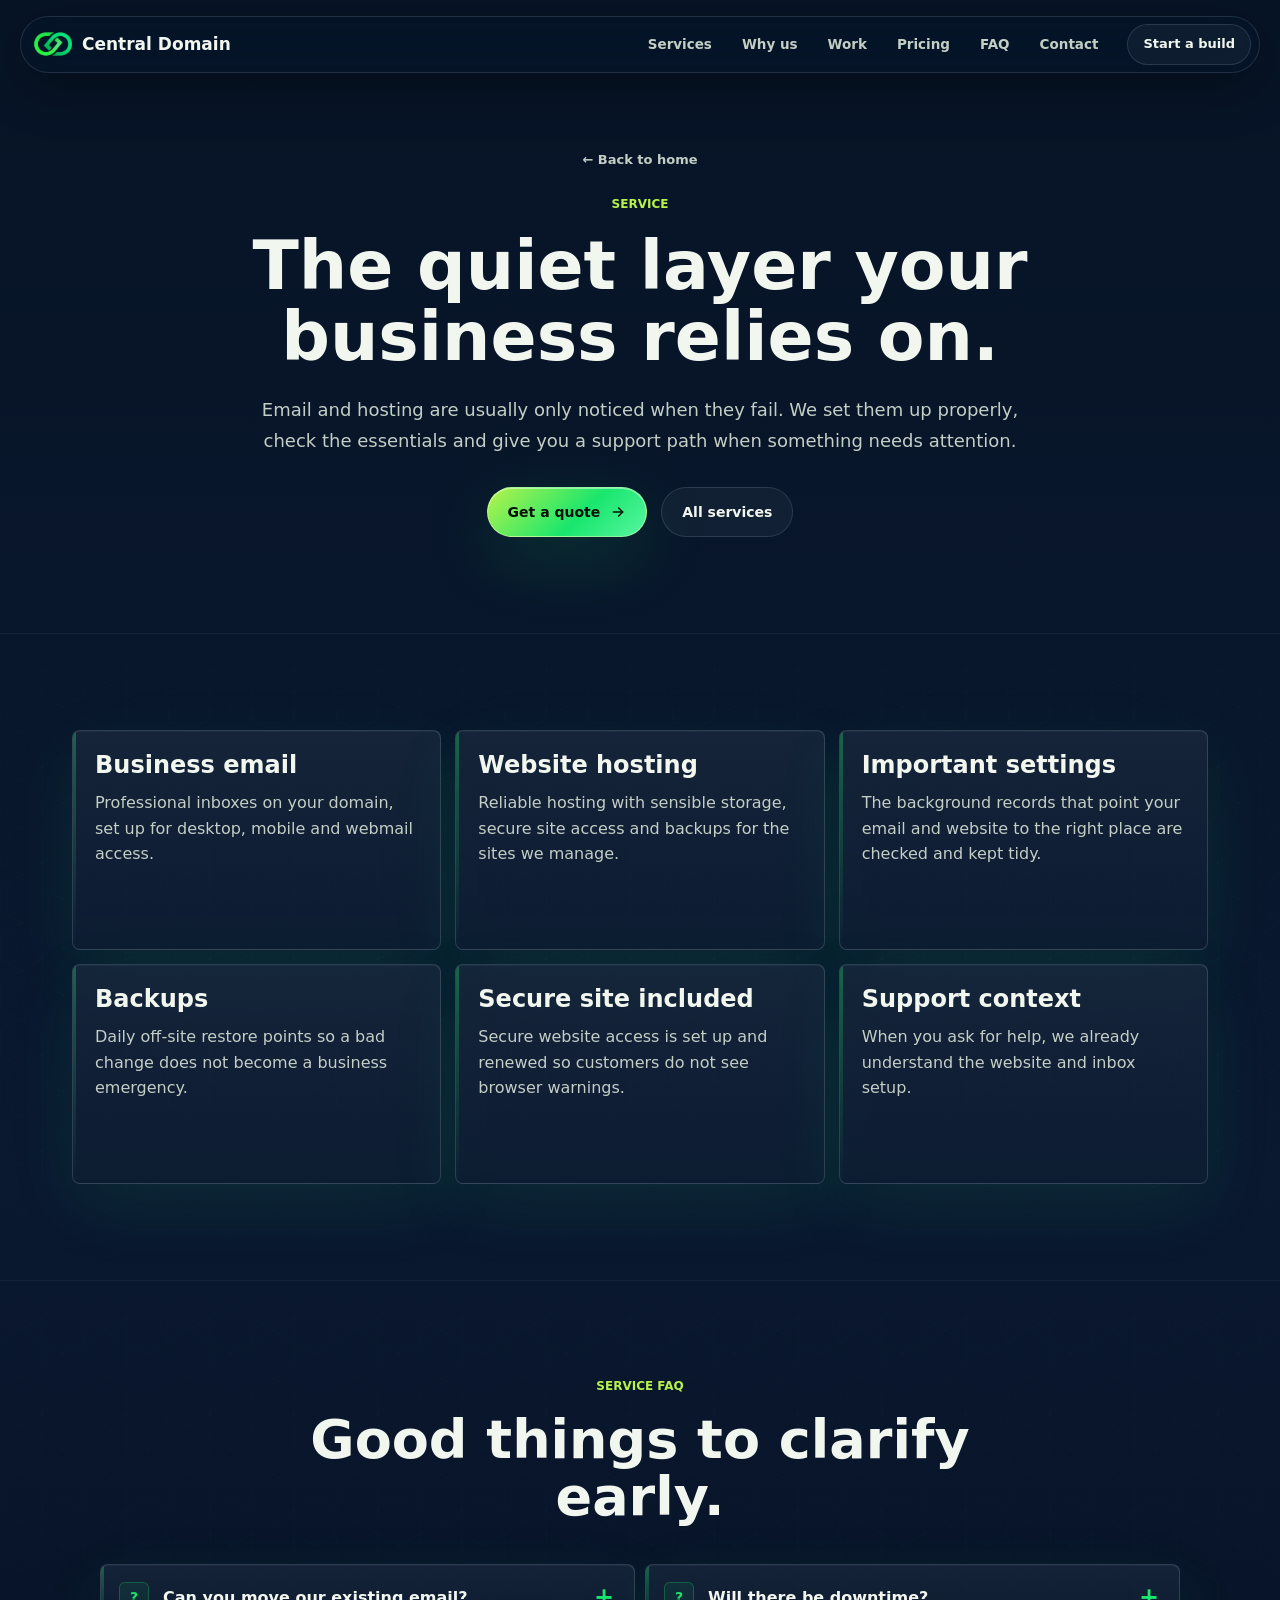
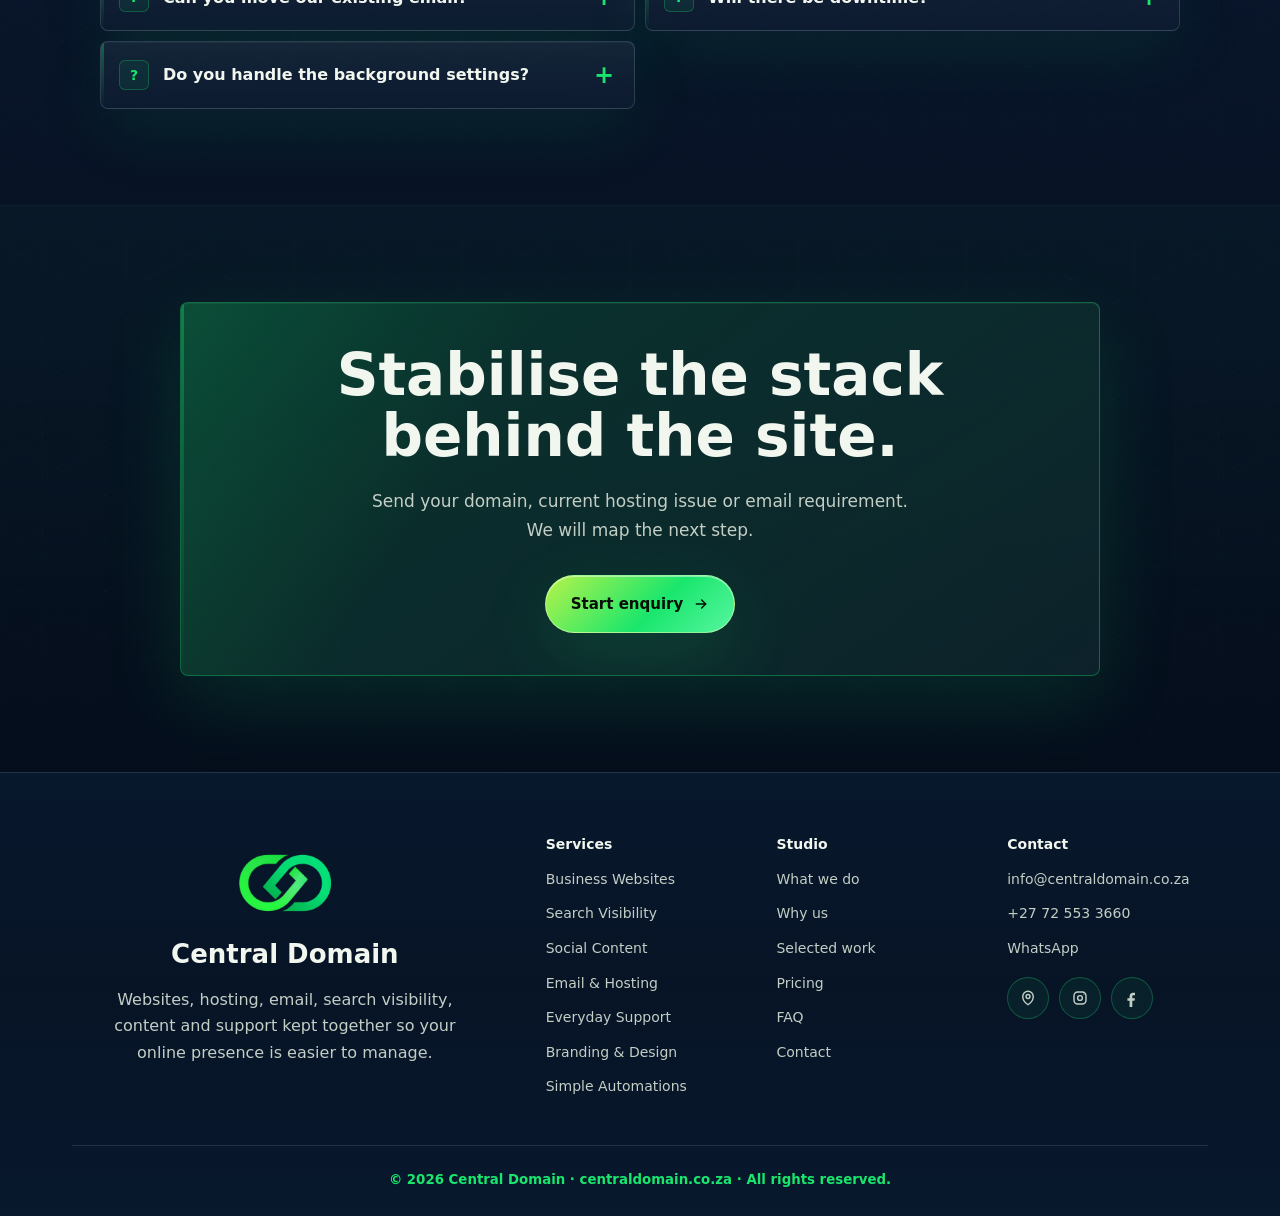
<file: services/email-and-hosting.html>
<!doctype html>
<html lang="en-ZA">
<head>
<meta charset="utf-8" />
<meta name="viewport" content="width=device-width,initial-scale=1,viewport-fit=cover" />
<meta name="theme-color" content="#060806" />
<meta name="color-scheme" content="dark" />
<title>Managed Email and Web Hosting South Africa | Central Domain</title>
<meta name="description" content="Managed business email, website hosting, backups and support for South African companies that need a stable online setup." />
<meta name="author" content="Central Domain" />
<meta name="robots" content="index,follow,max-image-preview:large" />
<link rel="canonical" href="https://www.centraldomain.co.za/services/email-and-hosting.html" />
<meta property="og:title" content="Managed Email and Web Hosting South Africa | Central Domain" />
<meta property="og:description" content="Managed business email, website hosting, backups and support for South African companies that need a stable online setup." />
<meta property="og:url" content="https://www.centraldomain.co.za/services/email-and-hosting.html" />
<meta property="og:site_name" content="Central Domain" />
<meta property="og:locale" content="en_ZA" />
<meta property="og:image" content="https://www.centraldomain.co.za/assets/central-domain-share-simple.jpg" />
<meta property="og:image:alt" content="Central Domain websites, hosting and email - one team, one invoice" />
<meta property="og:image:width" content="1200" />
<meta property="og:image:height" content="630" />
<meta property="og:type" content="website" />
<meta name="twitter:card" content="summary_large_image" />
<meta name="twitter:url" content="https://www.centraldomain.co.za/services/email-and-hosting.html" />
<meta name="twitter:title" content="Managed Email and Web Hosting South Africa | Central Domain" />
<meta name="twitter:description" content="Managed business email, website hosting, backups and support for South African companies that need a stable online setup." />
<meta name="twitter:image" content="https://www.centraldomain.co.za/assets/central-domain-share-simple.jpg" />
<link rel="icon" type="image/png" href="../assets/favicon.png?v=20260619-form1" />
<link rel="apple-touch-icon" href="../assets/apple-touch-icon.png?v=20260619-form1" />
<link rel="stylesheet" href="../css/main.css?v=20260619-social1" />
<script type="application/ld+json">
{
  "@context": "https://schema.org",
  "@graph": [
    {
      "@type": "ProfessionalService",
      "@id": "https://www.centraldomain.co.za/#org",
      "name": "Central Domain",
      "url": "https://www.centraldomain.co.za/",
      "logo": "https://www.centraldomain.co.za/assets/Logo%20-%20White.png",
      "telephone": "+27725533660",
      "email": "info@centraldomain.co.za",
      "sameAs": [
        "https://share.google/65gereIKcmjtuvOPK",
        "https://www.instagram.com/centraldomainza",
        "https://www.facebook.com/centraldomainza"
      ],
      "areaServed": {
        "@type": "Country",
        "name": "South Africa"
      }
    },
    {
      "@type": "Service",
      "@id": "https://www.centraldomain.co.za/services/email-and-hosting.html#service",
      "name": "Managed Email and Web Hosting South Africa",
      "serviceType": "Managed Email and Web Hosting",
      "url": "https://www.centraldomain.co.za/services/email-and-hosting.html",
      "provider": {
        "@id": "https://www.centraldomain.co.za/#org"
      },
      "areaServed": {
        "@type": "Country",
        "name": "South Africa"
      },
      "description": "Managed business email, website hosting, backups and support for South African companies that need a stable online setup."
    },
    {
      "@type": "BreadcrumbList",
      "@id": "https://www.centraldomain.co.za/services/email-and-hosting.html#breadcrumb",
      "itemListElement": [
        {
          "@type": "ListItem",
          "position": 1,
          "name": "Home",
          "item": "https://www.centraldomain.co.za/"
        },
        {
          "@type": "ListItem",
          "position": 2,
          "name": "Managed Email and Web Hosting South Africa",
          "item": "https://www.centraldomain.co.za/services/email-and-hosting.html"
        }
      ]
    },
    {
      "@type": "FAQPage",
      "@id": "https://www.centraldomain.co.za/services/email-and-hosting.html#faq",
      "mainEntity": [
        {
          "@type": "Question",
          "name": "Can you move our existing email?",
          "acceptedAnswer": {
            "@type": "Answer",
            "text": "Yes. We can help plan the migration, set up mailboxes, update records and test device access after the move."
          }
        },
        {
          "@type": "Question",
          "name": "Will there be downtime?",
          "acceptedAnswer": {
            "@type": "Answer",
            "text": "We plan website and mailbox changes carefully to reduce disruption. Some waiting time is normal, but the move is managed around that."
          }
        },
        {
          "@type": "Question",
          "name": "Do you handle the background settings?",
          "acceptedAnswer": {
            "@type": "Answer",
            "text": "Yes. We handle the important settings that point the website and email to the right place."
          }
        }
      ]
    }
  ]
}
</script>
<!-- Google Analytics GA4 -->
<script src="../js/analytics.js?v=20260608-perf1" defer></script>
</head>
<body>
<div class="bg" aria-hidden="true"><div class="bg-grid"></div><div class="noise"></div></div>

<header class="nav" id="nav">
  <a class="nav__brand" href="../index.html" aria-label="Central Domain">
    <div class="brand__icon"><img src="../assets/central-domain-icon-96.webp" alt="" width="96" height="96" decoding="async" /></div>
    <span class="brand__name">Central Domain</span>
  </a>
  <nav class="nav__links" aria-label="Primary">
    <a href="../index.html#services">Services</a>
    <a href="../index.html#why-us">Why us</a>
    <a href="../index.html#work">Work</a>
    <a href="../index.html#rate-card">Pricing</a>
    <a href="../index.html#faq">FAQ</a>
    <a href="../index.html#contact">Contact</a>
  </nav>
  <a class="btn btn--pill" href="../index.html#contact"><span>Start a build</span></a>
  <button class="nav__menu" aria-label="Open menu" aria-expanded="false" id="navMenu"><span></span><span></span></button>
</header>

<main>
  <section class="service-hero">
    <a class="service-back reveal" data-reveal href="../index.html">← Back to home</a>
    <p class="eyebrow reveal" data-reveal data-delay="60">Service</p>
    <h1 class="reveal" data-reveal data-delay="120">The quiet layer your business relies on.</h1>
    <p class="lede reveal" data-reveal data-delay="200">Email and hosting are usually only noticed when they fail. We set them up properly, check the essentials and give you a support path when something needs attention.</p>
    <div class="hero__cta hero__cta--center reveal" data-reveal data-delay="280">
      <a class="btn btn--primary" href="../index.html#contact"><span>Get a quote</span>
        <svg width="16" height="16" viewBox="0 0 24 24" fill="none" stroke="currentColor" stroke-width="2.2" stroke-linecap="round" stroke-linejoin="round"><path d="M5 12h14"/><path d="m13 6 6 6-6 6"/></svg>
      </a>
      <a class="btn btn--ghost" href="../index.html#services">All services</a>
    </div>
  </section>

  <section class="service-features">
    <div class="feature reveal" data-reveal><h3>Business email</h3><p>Professional inboxes on your domain, set up for desktop, mobile and webmail access.</p></div>
    <div class="feature reveal" data-reveal data-delay="80"><h3>Website hosting</h3><p>Reliable hosting with sensible storage, secure site access and backups for the sites we manage.</p></div>
    <div class="feature reveal" data-reveal data-delay="160"><h3>Important settings</h3><p>The background records that point your email and website to the right place are checked and kept tidy.</p></div>
    <div class="feature reveal" data-reveal data-delay="80"><h3>Backups</h3><p>Daily off-site restore points so a bad change does not become a business emergency.</p></div>
    <div class="feature reveal" data-reveal data-delay="160"><h3>Secure site included</h3><p>Secure website access is set up and renewed so customers do not see browser warnings.</p></div>
    <div class="feature reveal" data-reveal data-delay="240"><h3>Support context</h3><p>When you ask for help, we already understand the website and inbox setup.</p></div>
  </section>

  <section class="faq service-faq" aria-labelledby="hosting-faq-title">
    <div class="section__head">
      <p class="eyebrow reveal" data-reveal>Service FAQ</p>
      <h2 class="section__title reveal" data-reveal data-delay="80" id="hosting-faq-title">Good things to clarify early.</h2>
    </div>
    <div class="faq__list">
      <details class="faq__item reveal" data-reveal><summary>Can you move our existing email?</summary><p>Yes. We can help plan the migration, set up mailboxes, update records and test device access after the move.</p></details>
      <details class="faq__item reveal" data-reveal data-delay="80"><summary>Will there be downtime?</summary><p>We plan website and mailbox changes carefully to reduce disruption. Some waiting time is normal, but the move is managed around that.</p></details>
      <details class="faq__item reveal" data-reveal data-delay="160"><summary>Do you handle the background settings?</summary><p>Yes. We handle the important settings that point the website and email to the right place.</p></details>
    </div>
  </section>

  <section class="contact" id="contact">
    <div class="contact__card glass">
      <div class="glass__shine"></div>
      <div class="contact__inner">
        <h2 class="contact__title reveal" data-reveal>Stabilise the stack behind the site.</h2>
        <p class="contact__lede reveal" data-reveal data-delay="80">Send your domain, current hosting issue or email requirement. We will map the next step.</p>
        <div class="contact__cta reveal" data-reveal data-delay="160">
          <a class="btn btn--primary btn--lg" href="../index.html#contact"><span>Start enquiry</span>
            <svg width="16" height="16" viewBox="0 0 24 24" fill="none" stroke="currentColor" stroke-width="2.2" stroke-linecap="round" stroke-linejoin="round"><path d="M5 12h14"/><path d="m13 6 6 6-6 6"/></svg>
          </a>
        </div>
      </div>
    </div>
  </section>
</main>

<footer class="footer">
  <div class="footer__inner">
    <div class="footer__brand">
      <img class="footer__logo" src="../assets/favicon.png" alt="Central Domain icon" width="512" height="512" loading="lazy" decoding="async" />
      <span class="brand__name brand__name--lg">Central Domain</span>
      <p>Websites, hosting, email, search visibility, content and support kept together so your online presence is easier to manage.</p>
    </div>
    <div class="footer__cols">
      <div><h4>Services</h4><ul>
        <li><a href="custom-web-development.html">Business Websites</a></li>
        <li><a href="seo-services.html">Search Visibility</a></li>
        <li><a href="social-media-management.html">Social Content</a></li>
        <li><a href="email-and-hosting.html">Email &amp; Hosting</a></li>
        <li><a href="remote-desktop-support.html">Everyday Support</a></li>
        <li><a href="branding-and-design.html">Branding &amp; Design</a></li>
        <li><a href="ai-automations.html">Simple Automations</a></li>
      </ul></div>
      <div><h4>Studio</h4><ul>
        <li><a href="../index.html#services">What we do</a></li>
        <li><a href="../index.html#why-us">Why us</a></li>
        <li><a href="../index.html#work">Selected work</a></li>
        <li><a href="../index.html#rate-card">Pricing</a></li>
        <li><a href="../index.html#faq">FAQ</a></li>
        <li><a href="../index.html#contact">Contact</a></li>
      </ul></div>
      <div><h4>Contact</h4><ul>
        <li><a href="mailto:info@centraldomain.co.za">info@centraldomain.co.za</a></li>
        <li><a href="tel:+27725533660">+27 72 553 3660</a></li>
        <li><a href="https://wa.me/27725533660" target="_blank" rel="noopener noreferrer">WhatsApp</a></li>
      </ul>
        <div class="footer__social" aria-label="Central Domain social profiles">
          <a class="footer__social-link" href="https://share.google/65gereIKcmjtuvOPK" target="_blank" rel="noopener noreferrer" aria-label="Central Domain Google Business Profile">
            <svg viewBox="0 0 24 24" width="18" height="18" fill="none" stroke="currentColor" stroke-width="1.9" stroke-linecap="round" stroke-linejoin="round" aria-hidden="true"><path d="M12 21s7-4.4 7-11a7 7 0 0 0-14 0c0 6.6 7 11 7 11Z"/><circle cx="12" cy="10" r="2.6"/></svg>
          </a>
          <a class="footer__social-link" href="https://www.instagram.com/centraldomainza" target="_blank" rel="noopener noreferrer" aria-label="Central Domain on Instagram">
            <svg viewBox="0 0 24 24" width="18" height="18" fill="none" stroke="currentColor" stroke-width="1.9" stroke-linecap="round" stroke-linejoin="round" aria-hidden="true"><rect x="4" y="4" width="16" height="16" rx="5"/><circle cx="12" cy="12" r="3.2"/><path d="M17.3 6.8h.01"/></svg>
          </a>
          <a class="footer__social-link" href="https://www.facebook.com/centraldomainza" target="_blank" rel="noopener noreferrer" aria-label="Central Domain on Facebook">
            <svg viewBox="0 0 24 24" width="18" height="18" fill="currentColor" aria-hidden="true"><path d="M14.2 8.2H16V5.1c-.3 0-1.4-.1-2.7-.1-2.7 0-4.5 1.6-4.5 4.7v2.6H5.9v3.5h2.9V24h3.6v-8.2h3l.5-3.5h-3.5V10c0-1 .3-1.8 1.8-1.8Z"/></svg>
          </a>
        </div>
      </div>
    </div>
  </div>
  <div class="footer__base"><small>&copy; <span id="year">2026</span> Central Domain &middot; centraldomain.co.za &middot; All rights reserved.</small></div>
</footer>

<script src="../js/main.js?v=20260619-reflow1" defer></script>
</body>
</html>
</file>
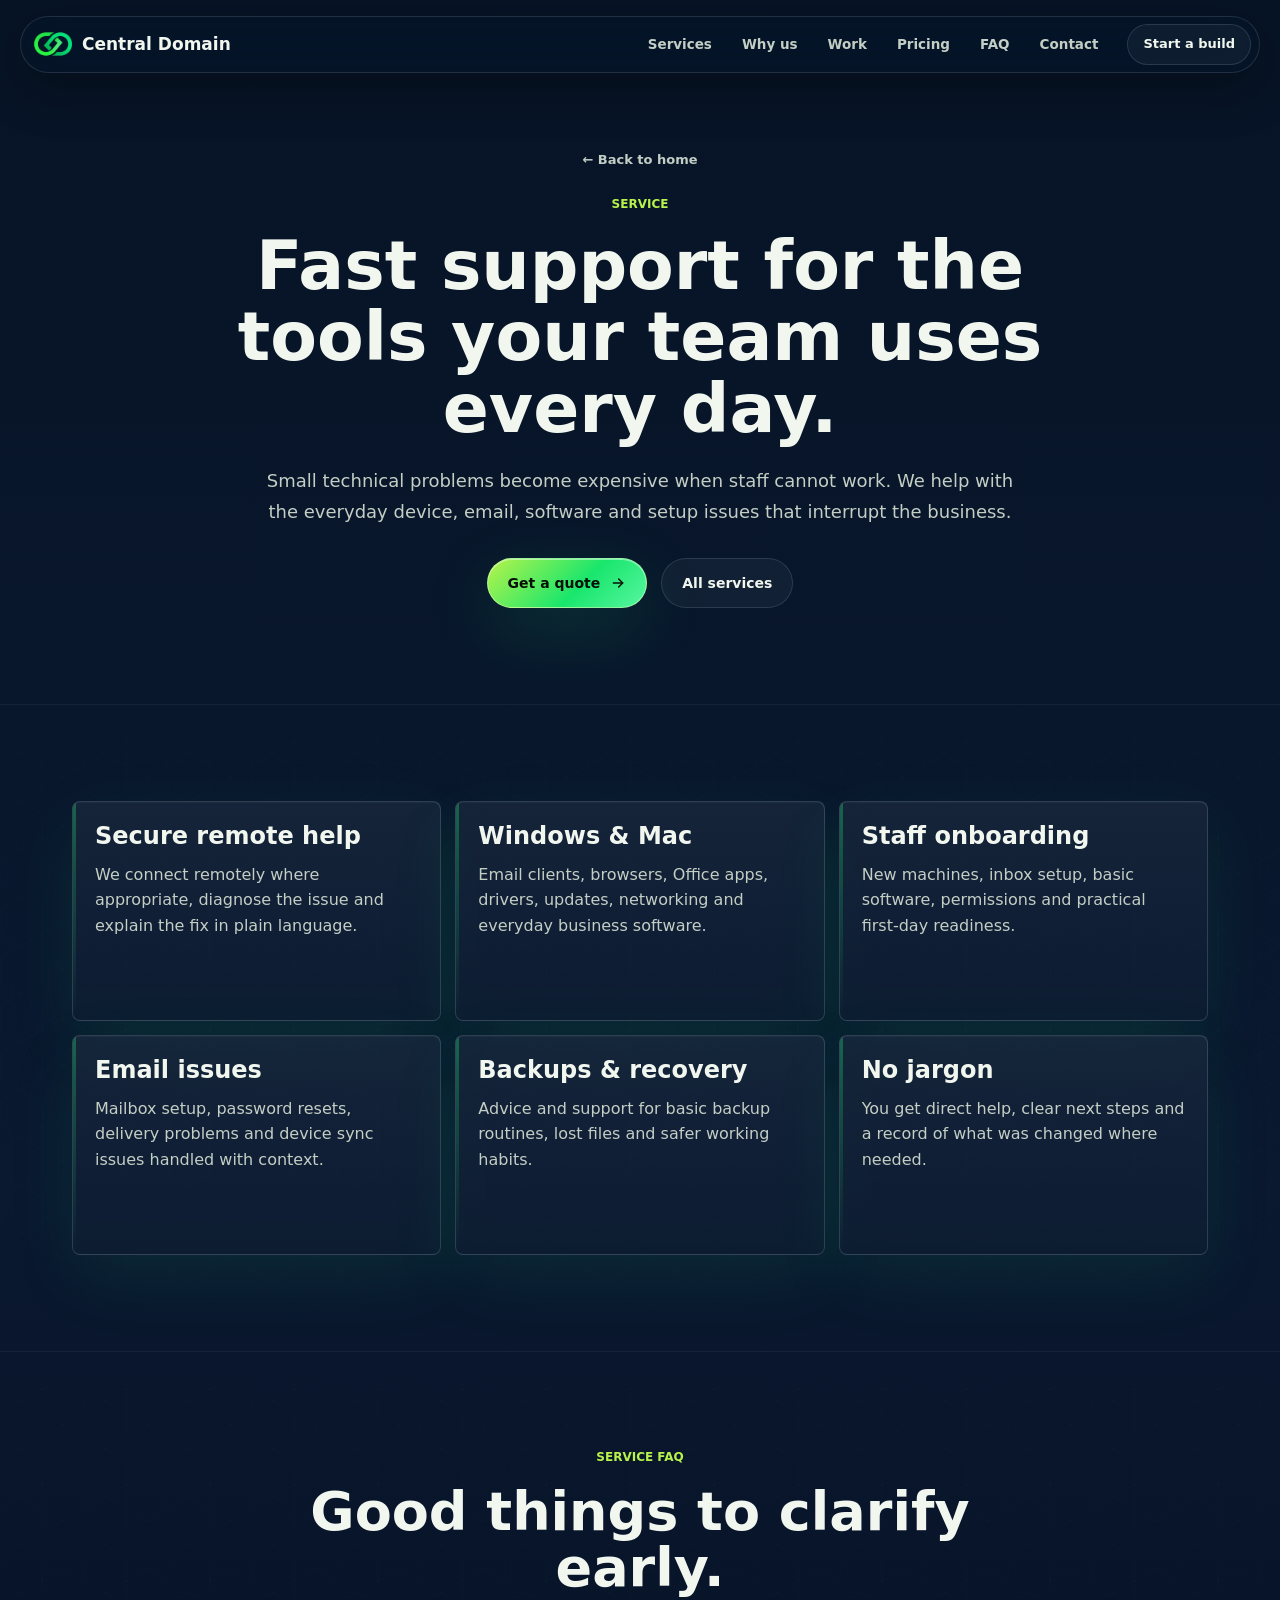
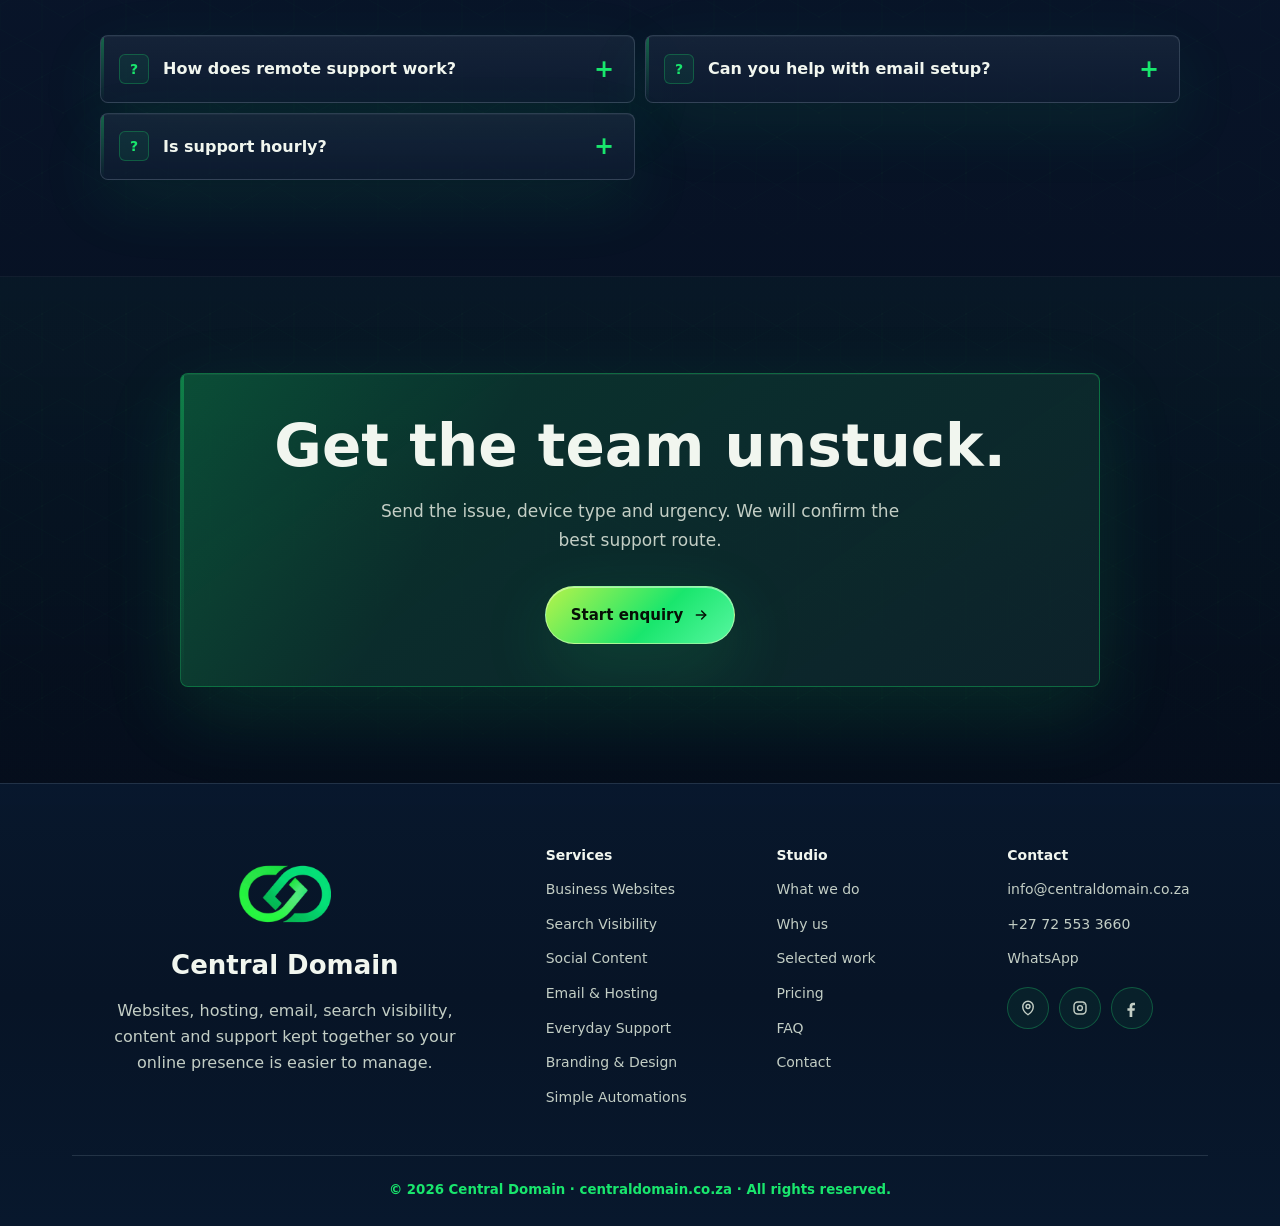
<file: services/remote-desktop-support.html>
<!doctype html>
<html lang="en-ZA">
<head>
<meta charset="utf-8" />
<meta name="viewport" content="width=device-width,initial-scale=1,viewport-fit=cover" />
<meta name="theme-color" content="#060806" />
<meta name="color-scheme" content="dark" />
<title>Remote IT Support for Business South Africa | Central Domain</title>
<meta name="description" content="Remote IT support for South African businesses, covering Windows, Mac, email setup, software issues, onboarding, backups and everyday technical problems." />
<meta name="author" content="Central Domain" />
<meta name="robots" content="index,follow,max-image-preview:large" />
<link rel="canonical" href="https://www.centraldomain.co.za/services/remote-desktop-support.html" />
<meta property="og:title" content="Remote IT Support for Business South Africa | Central Domain" />
<meta property="og:description" content="Remote IT support for South African businesses, covering Windows, Mac, email setup, software issues, onboarding, backups and everyday technical problems." />
<meta property="og:url" content="https://www.centraldomain.co.za/services/remote-desktop-support.html" />
<meta property="og:site_name" content="Central Domain" />
<meta property="og:locale" content="en_ZA" />
<meta property="og:image" content="https://www.centraldomain.co.za/assets/central-domain-share-simple.jpg" />
<meta property="og:image:alt" content="Central Domain websites, hosting and email - one team, one invoice" />
<meta property="og:image:width" content="1200" />
<meta property="og:image:height" content="630" />
<meta property="og:type" content="website" />
<meta name="twitter:card" content="summary_large_image" />
<meta name="twitter:url" content="https://www.centraldomain.co.za/services/remote-desktop-support.html" />
<meta name="twitter:title" content="Remote IT Support for Business South Africa | Central Domain" />
<meta name="twitter:description" content="Remote IT support for South African businesses, covering Windows, Mac, email setup, software issues, onboarding, backups and everyday technical problems." />
<meta name="twitter:image" content="https://www.centraldomain.co.za/assets/central-domain-share-simple.jpg" />
<link rel="icon" type="image/png" href="../assets/favicon.png?v=20260619-form1" />
<link rel="apple-touch-icon" href="../assets/apple-touch-icon.png?v=20260619-form1" />
<link rel="stylesheet" href="../css/main.css?v=20260619-social1" />
<script type="application/ld+json">
{
  "@context": "https://schema.org",
  "@graph": [
    {
      "@type": "ProfessionalService",
      "@id": "https://www.centraldomain.co.za/#org",
      "name": "Central Domain",
      "url": "https://www.centraldomain.co.za/",
      "logo": "https://www.centraldomain.co.za/assets/Logo%20-%20White.png",
      "telephone": "+27725533660",
      "email": "info@centraldomain.co.za",
      "sameAs": [
        "https://share.google/65gereIKcmjtuvOPK",
        "https://www.instagram.com/centraldomainza",
        "https://www.facebook.com/centraldomainza"
      ],
      "areaServed": {
        "@type": "Country",
        "name": "South Africa"
      }
    },
    {
      "@type": "Service",
      "@id": "https://www.centraldomain.co.za/services/remote-desktop-support.html#service",
      "name": "Remote IT Support for Business South Africa",
      "serviceType": "Remote IT Support",
      "url": "https://www.centraldomain.co.za/services/remote-desktop-support.html",
      "provider": {
        "@id": "https://www.centraldomain.co.za/#org"
      },
      "areaServed": {
        "@type": "Country",
        "name": "South Africa"
      },
      "description": "Remote IT support for South African businesses, covering Windows, Mac, email setup, software issues, onboarding, backups and everyday technical problems."
    },
    {
      "@type": "BreadcrumbList",
      "@id": "https://www.centraldomain.co.za/services/remote-desktop-support.html#breadcrumb",
      "itemListElement": [
        {
          "@type": "ListItem",
          "position": 1,
          "name": "Home",
          "item": "https://www.centraldomain.co.za/"
        },
        {
          "@type": "ListItem",
          "position": 2,
          "name": "Remote IT Support for Business South Africa",
          "item": "https://www.centraldomain.co.za/services/remote-desktop-support.html"
        }
      ]
    },
    {
      "@type": "FAQPage",
      "@id": "https://www.centraldomain.co.za/services/remote-desktop-support.html#faq",
      "mainEntity": [
        {
          "@type": "Question",
          "name": "How does remote support work?",
          "acceptedAnswer": {
            "@type": "Answer",
            "text": "You send the issue and device details, we confirm the support route, then connect remotely where appropriate."
          }
        },
        {
          "@type": "Question",
          "name": "Can you help with email setup?",
          "acceptedAnswer": {
            "@type": "Answer",
            "text": "Yes. We can help with mailbox setup, device sync, password resets, delivery issues and related email records."
          }
        },
        {
          "@type": "Question",
          "name": "Is support hourly?",
          "acceptedAnswer": {
            "@type": "Answer",
            "text": "Yes. The starting rate is hourly, and we confirm any extra time before continuing beyond the initial scope."
          }
        }
      ]
    }
  ]
}
</script>
<!-- Google Analytics GA4 -->
<script src="../js/analytics.js?v=20260608-perf1" defer></script>
</head>
<body>
<div class="bg" aria-hidden="true"><div class="bg-grid"></div><div class="noise"></div></div>

<header class="nav" id="nav">
  <a class="nav__brand" href="../index.html" aria-label="Central Domain">
    <div class="brand__icon"><img src="../assets/central-domain-icon-96.webp" alt="" width="96" height="96" decoding="async" /></div>
    <span class="brand__name">Central Domain</span>
  </a>
  <nav class="nav__links" aria-label="Primary">
    <a href="../index.html#services">Services</a>
    <a href="../index.html#why-us">Why us</a>
    <a href="../index.html#work">Work</a>
    <a href="../index.html#rate-card">Pricing</a>
    <a href="../index.html#faq">FAQ</a>
    <a href="../index.html#contact">Contact</a>
  </nav>
  <a class="btn btn--pill" href="../index.html#contact"><span>Start a build</span></a>
  <button class="nav__menu" aria-label="Open menu" aria-expanded="false" id="navMenu"><span></span><span></span></button>
</header>

<main>
  <section class="service-hero">
    <a class="service-back reveal" data-reveal href="../index.html">← Back to home</a>
    <p class="eyebrow reveal" data-reveal data-delay="60">Service</p>
    <h1 class="reveal" data-reveal data-delay="120">Fast support for the tools your team uses every day.</h1>
    <p class="lede reveal" data-reveal data-delay="200">Small technical problems become expensive when staff cannot work. We help with the everyday device, email, software and setup issues that interrupt the business.</p>
    <div class="hero__cta hero__cta--center reveal" data-reveal data-delay="280">
      <a class="btn btn--primary" href="../index.html#contact"><span>Get a quote</span>
        <svg width="16" height="16" viewBox="0 0 24 24" fill="none" stroke="currentColor" stroke-width="2.2" stroke-linecap="round" stroke-linejoin="round"><path d="M5 12h14"/><path d="m13 6 6 6-6 6"/></svg>
      </a>
      <a class="btn btn--ghost" href="../index.html#services">All services</a>
    </div>
  </section>

  <section class="service-features">
    <div class="feature reveal" data-reveal><h3>Secure remote help</h3><p>We connect remotely where appropriate, diagnose the issue and explain the fix in plain language.</p></div>
    <div class="feature reveal" data-reveal data-delay="80"><h3>Windows &amp; Mac</h3><p>Email clients, browsers, Office apps, drivers, updates, networking and everyday business software.</p></div>
    <div class="feature reveal" data-reveal data-delay="160"><h3>Staff onboarding</h3><p>New machines, inbox setup, basic software, permissions and practical first-day readiness.</p></div>
    <div class="feature reveal" data-reveal data-delay="80"><h3>Email issues</h3><p>Mailbox setup, password resets, delivery problems and device sync issues handled with context.</p></div>
    <div class="feature reveal" data-reveal data-delay="160"><h3>Backups &amp; recovery</h3><p>Advice and support for basic backup routines, lost files and safer working habits.</p></div>
    <div class="feature reveal" data-reveal data-delay="240"><h3>No jargon</h3><p>You get direct help, clear next steps and a record of what was changed where needed.</p></div>
  </section>

  <section class="faq service-faq" aria-labelledby="support-faq-title">
    <div class="section__head">
      <p class="eyebrow reveal" data-reveal>Service FAQ</p>
      <h2 class="section__title reveal" data-reveal data-delay="80" id="support-faq-title">Good things to clarify early.</h2>
    </div>
    <div class="faq__list">
      <details class="faq__item reveal" data-reveal><summary>How does remote support work?</summary><p>You send the issue and device details, we confirm the support route, then connect remotely where appropriate.</p></details>
      <details class="faq__item reveal" data-reveal data-delay="80"><summary>Can you help with email setup?</summary><p>Yes. We can help with mailbox setup, device sync, password resets, delivery issues and related email records.</p></details>
      <details class="faq__item reveal" data-reveal data-delay="160"><summary>Is support hourly?</summary><p>Yes. The starting rate is hourly, and we confirm any extra time before continuing beyond the initial scope.</p></details>
    </div>
  </section>

  <section class="contact" id="contact">
    <div class="contact__card glass">
      <div class="glass__shine"></div>
      <div class="contact__inner">
        <h2 class="contact__title reveal" data-reveal>Get the team unstuck.</h2>
        <p class="contact__lede reveal" data-reveal data-delay="80">Send the issue, device type and urgency. We will confirm the best support route.</p>
        <div class="contact__cta reveal" data-reveal data-delay="160">
          <a class="btn btn--primary btn--lg" href="../index.html#contact"><span>Start enquiry</span>
            <svg width="16" height="16" viewBox="0 0 24 24" fill="none" stroke="currentColor" stroke-width="2.2" stroke-linecap="round" stroke-linejoin="round"><path d="M5 12h14"/><path d="m13 6 6 6-6 6"/></svg>
          </a>
        </div>
      </div>
    </div>
  </section>
</main>

<footer class="footer">
  <div class="footer__inner">
    <div class="footer__brand">
      <img class="footer__logo" src="../assets/favicon.png" alt="Central Domain icon" width="512" height="512" loading="lazy" decoding="async" />
      <span class="brand__name brand__name--lg">Central Domain</span>
      <p>Websites, hosting, email, search visibility, content and support kept together so your online presence is easier to manage.</p>
    </div>
    <div class="footer__cols">
      <div><h4>Services</h4><ul>
        <li><a href="custom-web-development.html">Business Websites</a></li>
        <li><a href="seo-services.html">Search Visibility</a></li>
        <li><a href="social-media-management.html">Social Content</a></li>
        <li><a href="email-and-hosting.html">Email &amp; Hosting</a></li>
        <li><a href="remote-desktop-support.html">Everyday Support</a></li>
        <li><a href="branding-and-design.html">Branding &amp; Design</a></li>
        <li><a href="ai-automations.html">Simple Automations</a></li>
      </ul></div>
      <div><h4>Studio</h4><ul>
        <li><a href="../index.html#services">What we do</a></li>
        <li><a href="../index.html#why-us">Why us</a></li>
        <li><a href="../index.html#work">Selected work</a></li>
        <li><a href="../index.html#rate-card">Pricing</a></li>
        <li><a href="../index.html#faq">FAQ</a></li>
        <li><a href="../index.html#contact">Contact</a></li>
      </ul></div>
      <div><h4>Contact</h4><ul>
        <li><a href="mailto:info@centraldomain.co.za">info@centraldomain.co.za</a></li>
        <li><a href="tel:+27725533660">+27 72 553 3660</a></li>
        <li><a href="https://wa.me/27725533660" target="_blank" rel="noopener noreferrer">WhatsApp</a></li>
      </ul>
        <div class="footer__social" aria-label="Central Domain social profiles">
          <a class="footer__social-link" href="https://share.google/65gereIKcmjtuvOPK" target="_blank" rel="noopener noreferrer" aria-label="Central Domain Google Business Profile">
            <svg viewBox="0 0 24 24" width="18" height="18" fill="none" stroke="currentColor" stroke-width="1.9" stroke-linecap="round" stroke-linejoin="round" aria-hidden="true"><path d="M12 21s7-4.4 7-11a7 7 0 0 0-14 0c0 6.6 7 11 7 11Z"/><circle cx="12" cy="10" r="2.6"/></svg>
          </a>
          <a class="footer__social-link" href="https://www.instagram.com/centraldomainza" target="_blank" rel="noopener noreferrer" aria-label="Central Domain on Instagram">
            <svg viewBox="0 0 24 24" width="18" height="18" fill="none" stroke="currentColor" stroke-width="1.9" stroke-linecap="round" stroke-linejoin="round" aria-hidden="true"><rect x="4" y="4" width="16" height="16" rx="5"/><circle cx="12" cy="12" r="3.2"/><path d="M17.3 6.8h.01"/></svg>
          </a>
          <a class="footer__social-link" href="https://www.facebook.com/centraldomainza" target="_blank" rel="noopener noreferrer" aria-label="Central Domain on Facebook">
            <svg viewBox="0 0 24 24" width="18" height="18" fill="currentColor" aria-hidden="true"><path d="M14.2 8.2H16V5.1c-.3 0-1.4-.1-2.7-.1-2.7 0-4.5 1.6-4.5 4.7v2.6H5.9v3.5h2.9V24h3.6v-8.2h3l.5-3.5h-3.5V10c0-1 .3-1.8 1.8-1.8Z"/></svg>
          </a>
        </div>
      </div>
    </div>
  </div>
  <div class="footer__base"><small>&copy; <span id="year">2026</span> Central Domain &middot; centraldomain.co.za &middot; All rights reserved.</small></div>
</footer>

<script src="../js/main.js?v=20260619-reflow1" defer></script>
</body>
</html>
</file>
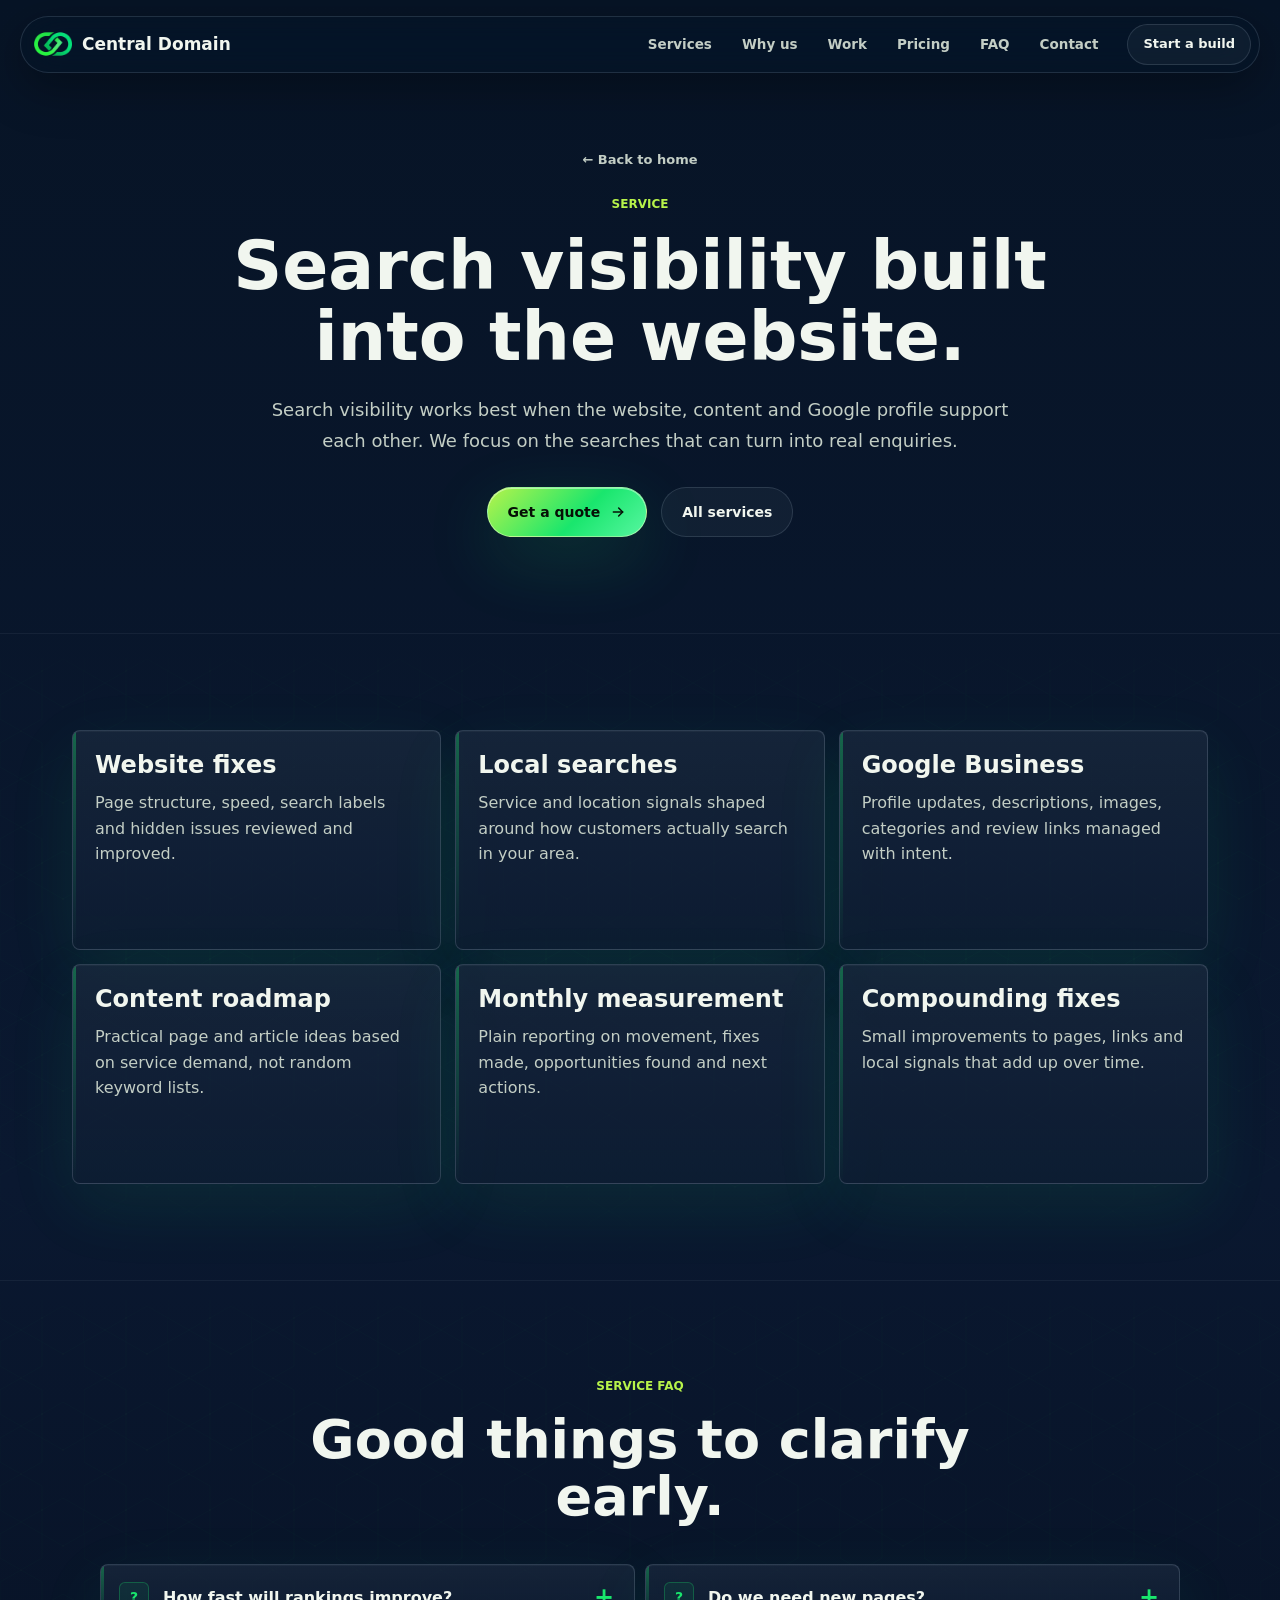
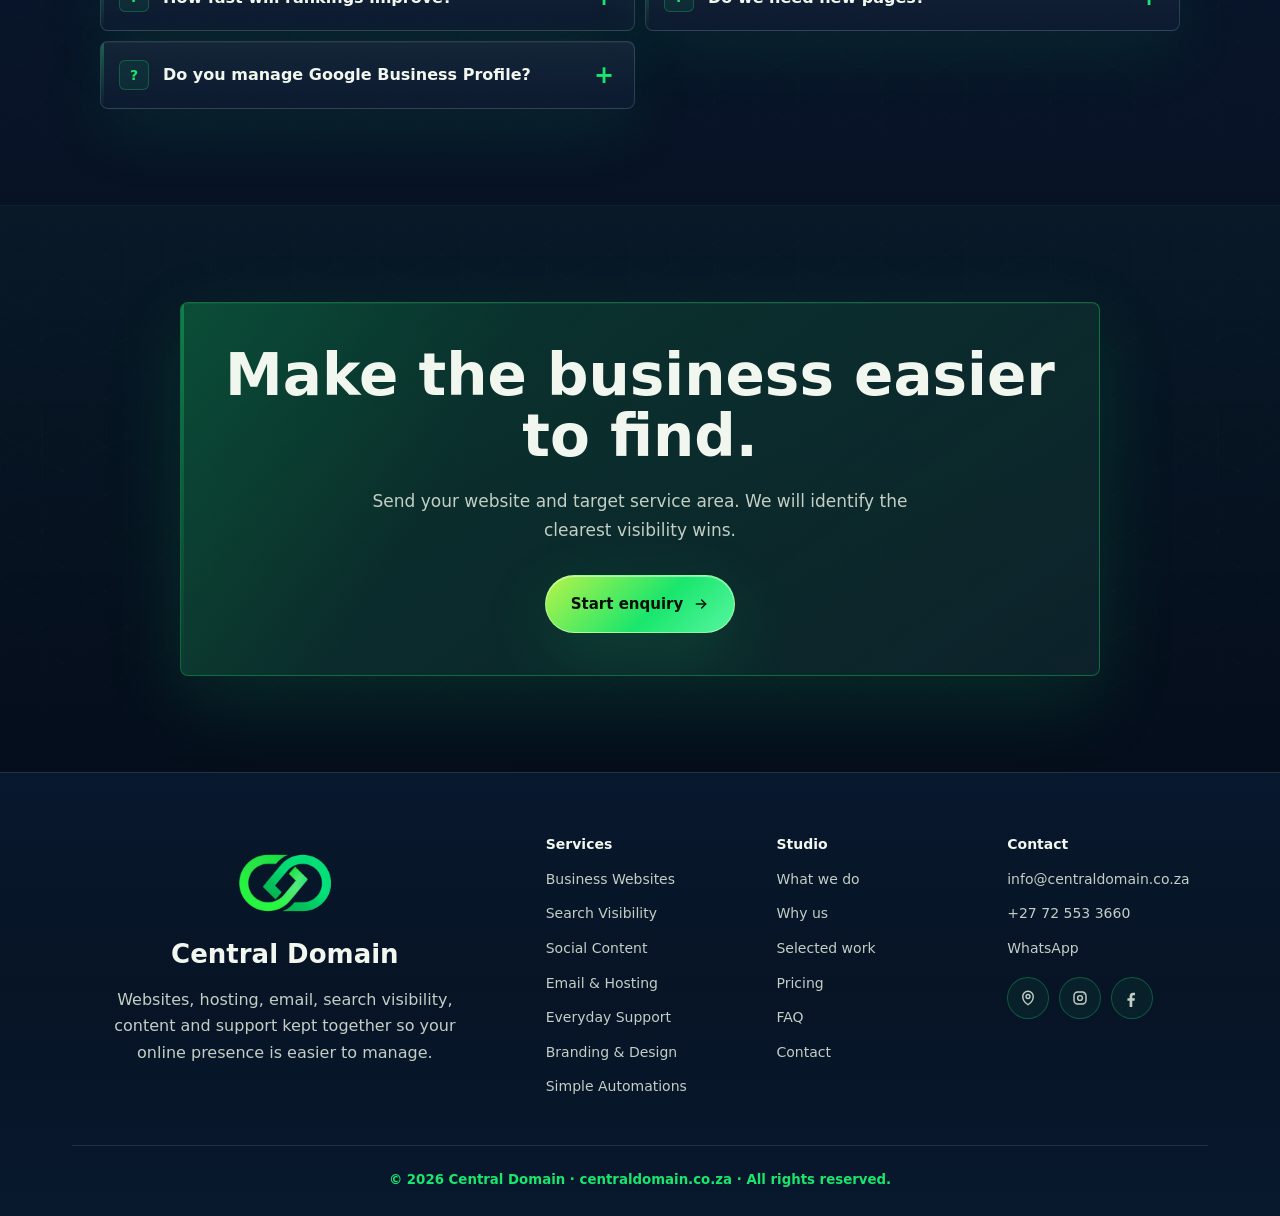
<file: services/seo-services.html>
<!doctype html>
<html lang="en-ZA">
<head>
<meta charset="utf-8" />
<meta name="viewport" content="width=device-width,initial-scale=1,viewport-fit=cover" />
<meta name="theme-color" content="#060806" />
<meta name="color-scheme" content="dark" />
<title>Search Visibility Services South Africa | Central Domain</title>
<meta name="description" content="Search visibility support for South African businesses, covering website fixes, Google Business Profile updates, content planning and monthly search work." />
<meta name="author" content="Central Domain" />
<meta name="robots" content="index,follow,max-image-preview:large" />
<link rel="canonical" href="https://www.centraldomain.co.za/services/seo-services.html" />
<meta property="og:title" content="Search Visibility Services South Africa | Central Domain" />
<meta property="og:description" content="Search visibility support for South African businesses, covering website fixes, Google Business Profile updates, content planning and monthly search work." />
<meta property="og:url" content="https://www.centraldomain.co.za/services/seo-services.html" />
<meta property="og:site_name" content="Central Domain" />
<meta property="og:locale" content="en_ZA" />
<meta property="og:image" content="https://www.centraldomain.co.za/assets/central-domain-share-simple.jpg" />
<meta property="og:image:alt" content="Central Domain websites, hosting and email - one team, one invoice" />
<meta property="og:image:width" content="1200" />
<meta property="og:image:height" content="630" />
<meta property="og:type" content="website" />
<meta name="twitter:card" content="summary_large_image" />
<meta name="twitter:url" content="https://www.centraldomain.co.za/services/seo-services.html" />
<meta name="twitter:title" content="Search Visibility Services South Africa | Central Domain" />
<meta name="twitter:description" content="Search visibility support for South African businesses, covering website fixes, Google Business Profile updates, content planning and monthly search work." />
<meta name="twitter:image" content="https://www.centraldomain.co.za/assets/central-domain-share-simple.jpg" />
<link rel="icon" type="image/png" href="../assets/favicon.png?v=20260619-form1" />
<link rel="apple-touch-icon" href="../assets/apple-touch-icon.png?v=20260619-form1" />
<link rel="stylesheet" href="../css/main.css?v=20260619-social1" />
<script type="application/ld+json">
{
  "@context": "https://schema.org",
  "@graph": [
    {
      "@type": "ProfessionalService",
      "@id": "https://www.centraldomain.co.za/#org",
      "name": "Central Domain",
      "url": "https://www.centraldomain.co.za/",
      "logo": "https://www.centraldomain.co.za/assets/Logo%20-%20White.png",
      "telephone": "+27725533660",
      "email": "info@centraldomain.co.za",
      "sameAs": [
        "https://share.google/65gereIKcmjtuvOPK",
        "https://www.instagram.com/centraldomainza",
        "https://www.facebook.com/centraldomainza"
      ],
      "areaServed": {
        "@type": "Country",
        "name": "South Africa"
      }
    },
    {
      "@type": "Service",
      "@id": "https://www.centraldomain.co.za/services/seo-services.html#service",
      "name": "Search Visibility Services South Africa",
      "serviceType": "Search Visibility Services",
      "url": "https://www.centraldomain.co.za/services/seo-services.html",
      "provider": {
        "@id": "https://www.centraldomain.co.za/#org"
      },
      "areaServed": {
        "@type": "Country",
        "name": "South Africa"
      },
      "description": "Search visibility support for South African businesses, covering website fixes, Google Business Profile updates, content planning and monthly search work."
    },
    {
      "@type": "BreadcrumbList",
      "@id": "https://www.centraldomain.co.za/services/seo-services.html#breadcrumb",
      "itemListElement": [
        {
          "@type": "ListItem",
          "position": 1,
          "name": "Home",
          "item": "https://www.centraldomain.co.za/"
        },
        {
          "@type": "ListItem",
          "position": 2,
          "name": "Search Visibility Services South Africa",
          "item": "https://www.centraldomain.co.za/services/seo-services.html"
        }
      ]
    },
    {
      "@type": "FAQPage",
      "@id": "https://www.centraldomain.co.za/services/seo-services.html#faq",
      "mainEntity": [
        {
          "@type": "Question",
          "name": "How fast will rankings improve?",
          "acceptedAnswer": {
            "@type": "Answer",
            "text": "Search improvement is gradual. Website fixes and local profile improvements can help quickly, but competitive rankings usually need consistent work over time."
          }
        },
        {
          "@type": "Question",
          "name": "Do we need new pages?",
          "acceptedAnswer": {
            "@type": "Answer",
            "text": "Often, yes. Clear service and location pages usually give search engines and customers better information than one generic services page."
          }
        },
        {
          "@type": "Question",
          "name": "Do you manage Google Business Profile?",
          "acceptedAnswer": {
            "@type": "Answer",
            "text": "Yes. We can set up, clean up or maintain the profile, including descriptions, service areas, photos, updates and review links."
          }
        }
      ]
    }
  ]
}
</script>
<!-- Google Analytics GA4 -->
<script src="../js/analytics.js?v=20260608-perf1" defer></script>
</head>
<body>
<div class="bg" aria-hidden="true"><div class="bg-grid"></div><div class="noise"></div></div>

<header class="nav" id="nav">
  <a class="nav__brand" href="../index.html" aria-label="Central Domain">
    <div class="brand__icon"><img src="../assets/central-domain-icon-96.webp" alt="" width="96" height="96" decoding="async" /></div>
    <span class="brand__name">Central Domain</span>
  </a>
  <nav class="nav__links" aria-label="Primary">
    <a href="../index.html#services">Services</a>
    <a href="../index.html#why-us">Why us</a>
    <a href="../index.html#work">Work</a>
    <a href="../index.html#rate-card">Pricing</a>
    <a href="../index.html#faq">FAQ</a>
    <a href="../index.html#contact">Contact</a>
  </nav>
  <a class="btn btn--pill" href="../index.html#contact"><span>Start a build</span></a>
  <button class="nav__menu" aria-label="Open menu" aria-expanded="false" id="navMenu"><span></span><span></span></button>
</header>

<main>
  <section class="service-hero">
    <a class="service-back reveal" data-reveal href="../index.html">← Back to home</a>
    <p class="eyebrow reveal" data-reveal data-delay="60">Service</p>
    <h1 class="reveal" data-reveal data-delay="120">Search visibility built into the website.</h1>
    <p class="lede reveal" data-reveal data-delay="200">Search visibility works best when the website, content and Google profile support each other. We focus on the searches that can turn into real enquiries.</p>
    <div class="hero__cta hero__cta--center reveal" data-reveal data-delay="280">
      <a class="btn btn--primary" href="../index.html#contact"><span>Get a quote</span>
        <svg width="16" height="16" viewBox="0 0 24 24" fill="none" stroke="currentColor" stroke-width="2.2" stroke-linecap="round" stroke-linejoin="round"><path d="M5 12h14"/><path d="m13 6 6 6-6 6"/></svg>
      </a>
      <a class="btn btn--ghost" href="../index.html#services">All services</a>
    </div>
  </section>

  <section class="service-features">
    <div class="feature reveal" data-reveal><h3>Website fixes</h3><p>Page structure, speed, search labels and hidden issues reviewed and improved.</p></div>
    <div class="feature reveal" data-reveal data-delay="80"><h3>Local searches</h3><p>Service and location signals shaped around how customers actually search in your area.</p></div>
    <div class="feature reveal" data-reveal data-delay="160"><h3>Google Business</h3><p>Profile updates, descriptions, images, categories and review links managed with intent.</p></div>
    <div class="feature reveal" data-reveal data-delay="80"><h3>Content roadmap</h3><p>Practical page and article ideas based on service demand, not random keyword lists.</p></div>
    <div class="feature reveal" data-reveal data-delay="160"><h3>Monthly measurement</h3><p>Plain reporting on movement, fixes made, opportunities found and next actions.</p></div>
    <div class="feature reveal" data-reveal data-delay="240"><h3>Compounding fixes</h3><p>Small improvements to pages, links and local signals that add up over time.</p></div>
  </section>

  <section class="faq service-faq" aria-labelledby="seo-faq-title">
    <div class="section__head">
      <p class="eyebrow reveal" data-reveal>Service FAQ</p>
      <h2 class="section__title reveal" data-reveal data-delay="80" id="seo-faq-title">Good things to clarify early.</h2>
    </div>
    <div class="faq__list">
      <details class="faq__item reveal" data-reveal><summary>How fast will rankings improve?</summary><p>Search improvement is gradual. Website fixes and local profile improvements can help quickly, but competitive rankings usually need consistent work over time.</p></details>
      <details class="faq__item reveal" data-reveal data-delay="80"><summary>Do we need new pages?</summary><p>Often, yes. Clear service and location pages usually give search engines and customers better information than one generic services page.</p></details>
      <details class="faq__item reveal" data-reveal data-delay="160"><summary>Do you manage Google Business Profile?</summary><p>Yes. We can set up, clean up or maintain the profile, including descriptions, service areas, photos, updates and review links.</p></details>
    </div>
  </section>

  <section class="contact" id="contact">
    <div class="contact__card glass">
      <div class="glass__shine"></div>
      <div class="contact__inner">
        <h2 class="contact__title reveal" data-reveal>Make the business easier to find.</h2>
        <p class="contact__lede reveal" data-reveal data-delay="80">Send your website and target service area. We will identify the clearest visibility wins.</p>
        <div class="contact__cta reveal" data-reveal data-delay="160">
          <a class="btn btn--primary btn--lg" href="../index.html#contact"><span>Start enquiry</span>
            <svg width="16" height="16" viewBox="0 0 24 24" fill="none" stroke="currentColor" stroke-width="2.2" stroke-linecap="round" stroke-linejoin="round"><path d="M5 12h14"/><path d="m13 6 6 6-6 6"/></svg>
          </a>
        </div>
      </div>
    </div>
  </section>
</main>

<footer class="footer">
  <div class="footer__inner">
    <div class="footer__brand">
      <img class="footer__logo" src="../assets/favicon.png" alt="Central Domain icon" width="512" height="512" loading="lazy" decoding="async" />
      <span class="brand__name brand__name--lg">Central Domain</span>
      <p>Websites, hosting, email, search visibility, content and support kept together so your online presence is easier to manage.</p>
    </div>
    <div class="footer__cols">
      <div><h4>Services</h4><ul>
        <li><a href="custom-web-development.html">Business Websites</a></li>
        <li><a href="seo-services.html">Search Visibility</a></li>
        <li><a href="social-media-management.html">Social Content</a></li>
        <li><a href="email-and-hosting.html">Email &amp; Hosting</a></li>
        <li><a href="remote-desktop-support.html">Everyday Support</a></li>
        <li><a href="branding-and-design.html">Branding &amp; Design</a></li>
        <li><a href="ai-automations.html">Simple Automations</a></li>
      </ul></div>
      <div><h4>Studio</h4><ul>
        <li><a href="../index.html#services">What we do</a></li>
        <li><a href="../index.html#why-us">Why us</a></li>
        <li><a href="../index.html#work">Selected work</a></li>
        <li><a href="../index.html#rate-card">Pricing</a></li>
        <li><a href="../index.html#faq">FAQ</a></li>
        <li><a href="../index.html#contact">Contact</a></li>
      </ul></div>
      <div><h4>Contact</h4><ul>
        <li><a href="mailto:info@centraldomain.co.za">info@centraldomain.co.za</a></li>
        <li><a href="tel:+27725533660">+27 72 553 3660</a></li>
        <li><a href="https://wa.me/27725533660" target="_blank" rel="noopener noreferrer">WhatsApp</a></li>
      </ul>
        <div class="footer__social" aria-label="Central Domain social profiles">
          <a class="footer__social-link" href="https://share.google/65gereIKcmjtuvOPK" target="_blank" rel="noopener noreferrer" aria-label="Central Domain Google Business Profile">
            <svg viewBox="0 0 24 24" width="18" height="18" fill="none" stroke="currentColor" stroke-width="1.9" stroke-linecap="round" stroke-linejoin="round" aria-hidden="true"><path d="M12 21s7-4.4 7-11a7 7 0 0 0-14 0c0 6.6 7 11 7 11Z"/><circle cx="12" cy="10" r="2.6"/></svg>
          </a>
          <a class="footer__social-link" href="https://www.instagram.com/centraldomainza" target="_blank" rel="noopener noreferrer" aria-label="Central Domain on Instagram">
            <svg viewBox="0 0 24 24" width="18" height="18" fill="none" stroke="currentColor" stroke-width="1.9" stroke-linecap="round" stroke-linejoin="round" aria-hidden="true"><rect x="4" y="4" width="16" height="16" rx="5"/><circle cx="12" cy="12" r="3.2"/><path d="M17.3 6.8h.01"/></svg>
          </a>
          <a class="footer__social-link" href="https://www.facebook.com/centraldomainza" target="_blank" rel="noopener noreferrer" aria-label="Central Domain on Facebook">
            <svg viewBox="0 0 24 24" width="18" height="18" fill="currentColor" aria-hidden="true"><path d="M14.2 8.2H16V5.1c-.3 0-1.4-.1-2.7-.1-2.7 0-4.5 1.6-4.5 4.7v2.6H5.9v3.5h2.9V24h3.6v-8.2h3l.5-3.5h-3.5V10c0-1 .3-1.8 1.8-1.8Z"/></svg>
          </a>
        </div>
      </div>
    </div>
  </div>
  <div class="footer__base"><small>&copy; <span id="year">2026</span> Central Domain &middot; centraldomain.co.za &middot; All rights reserved.</small></div>
</footer>

<script src="../js/main.js?v=20260619-reflow1" defer></script>
</body>
</html>
</file>
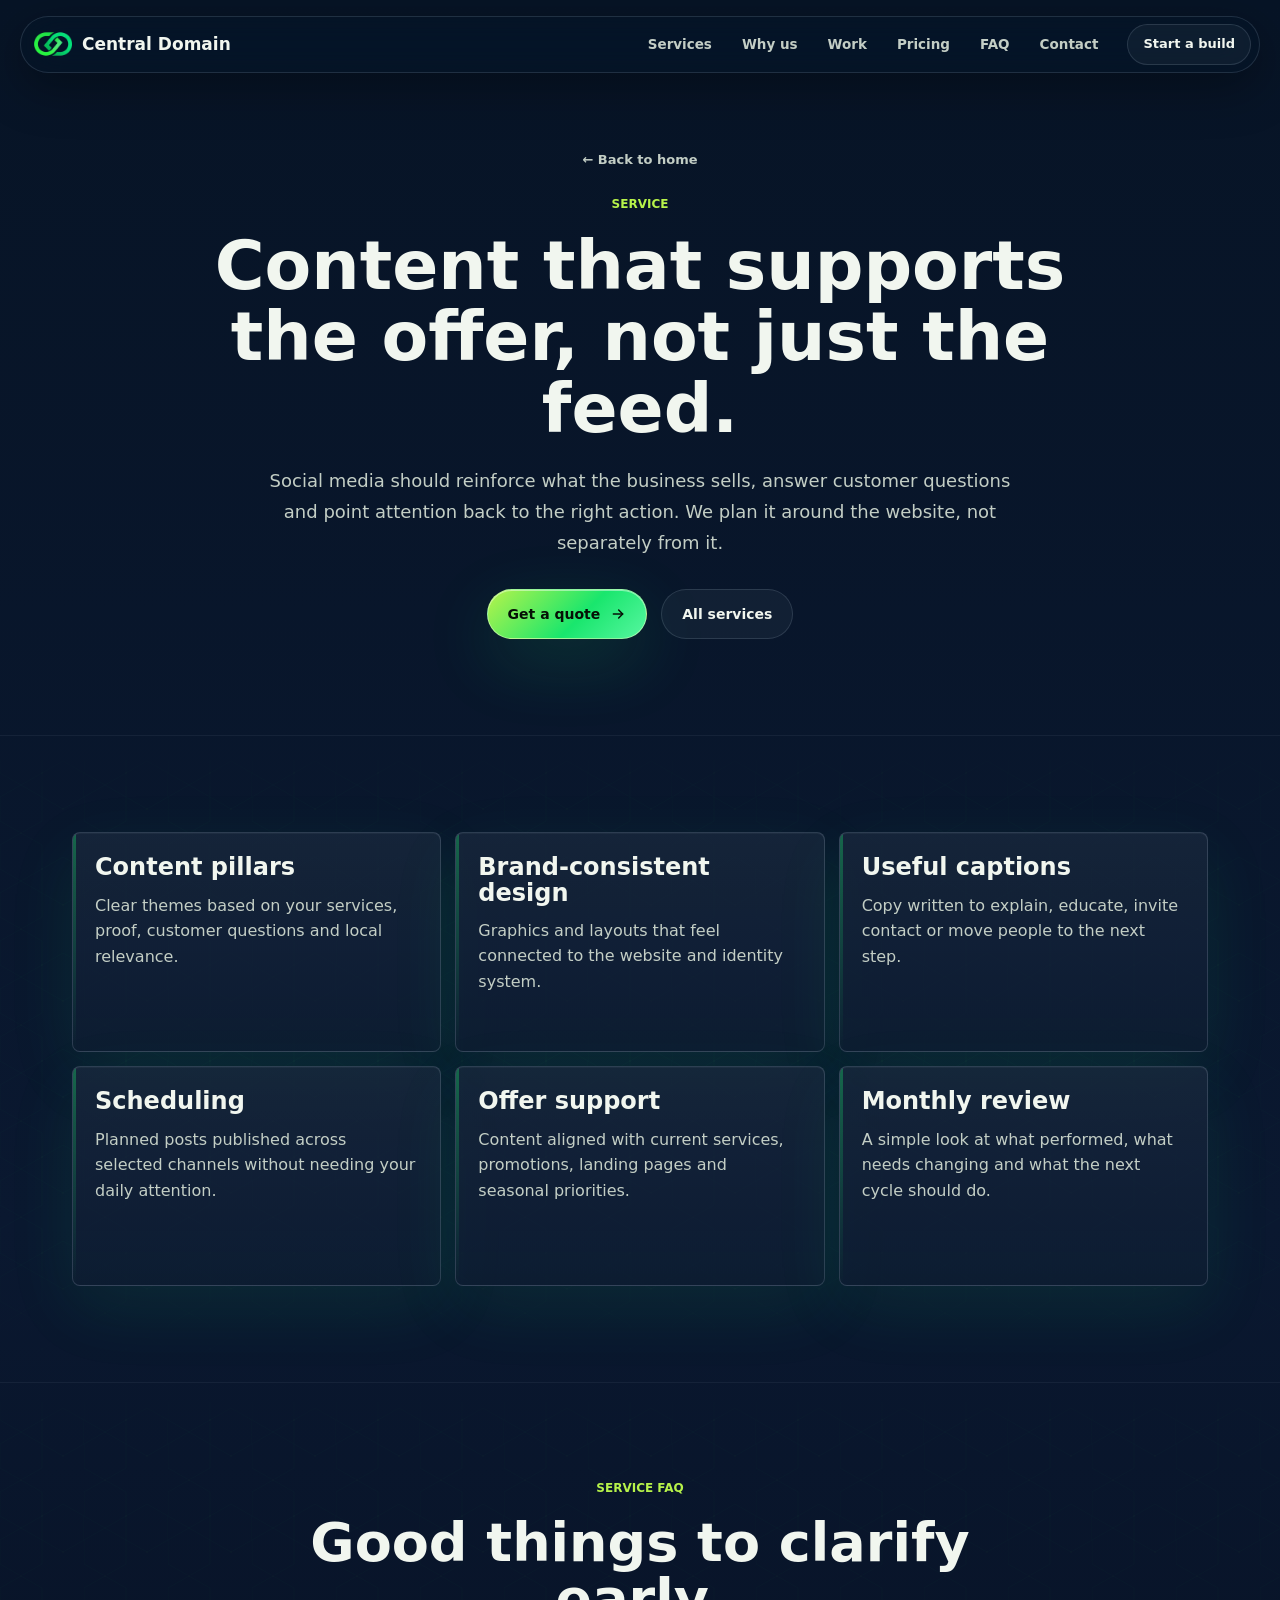
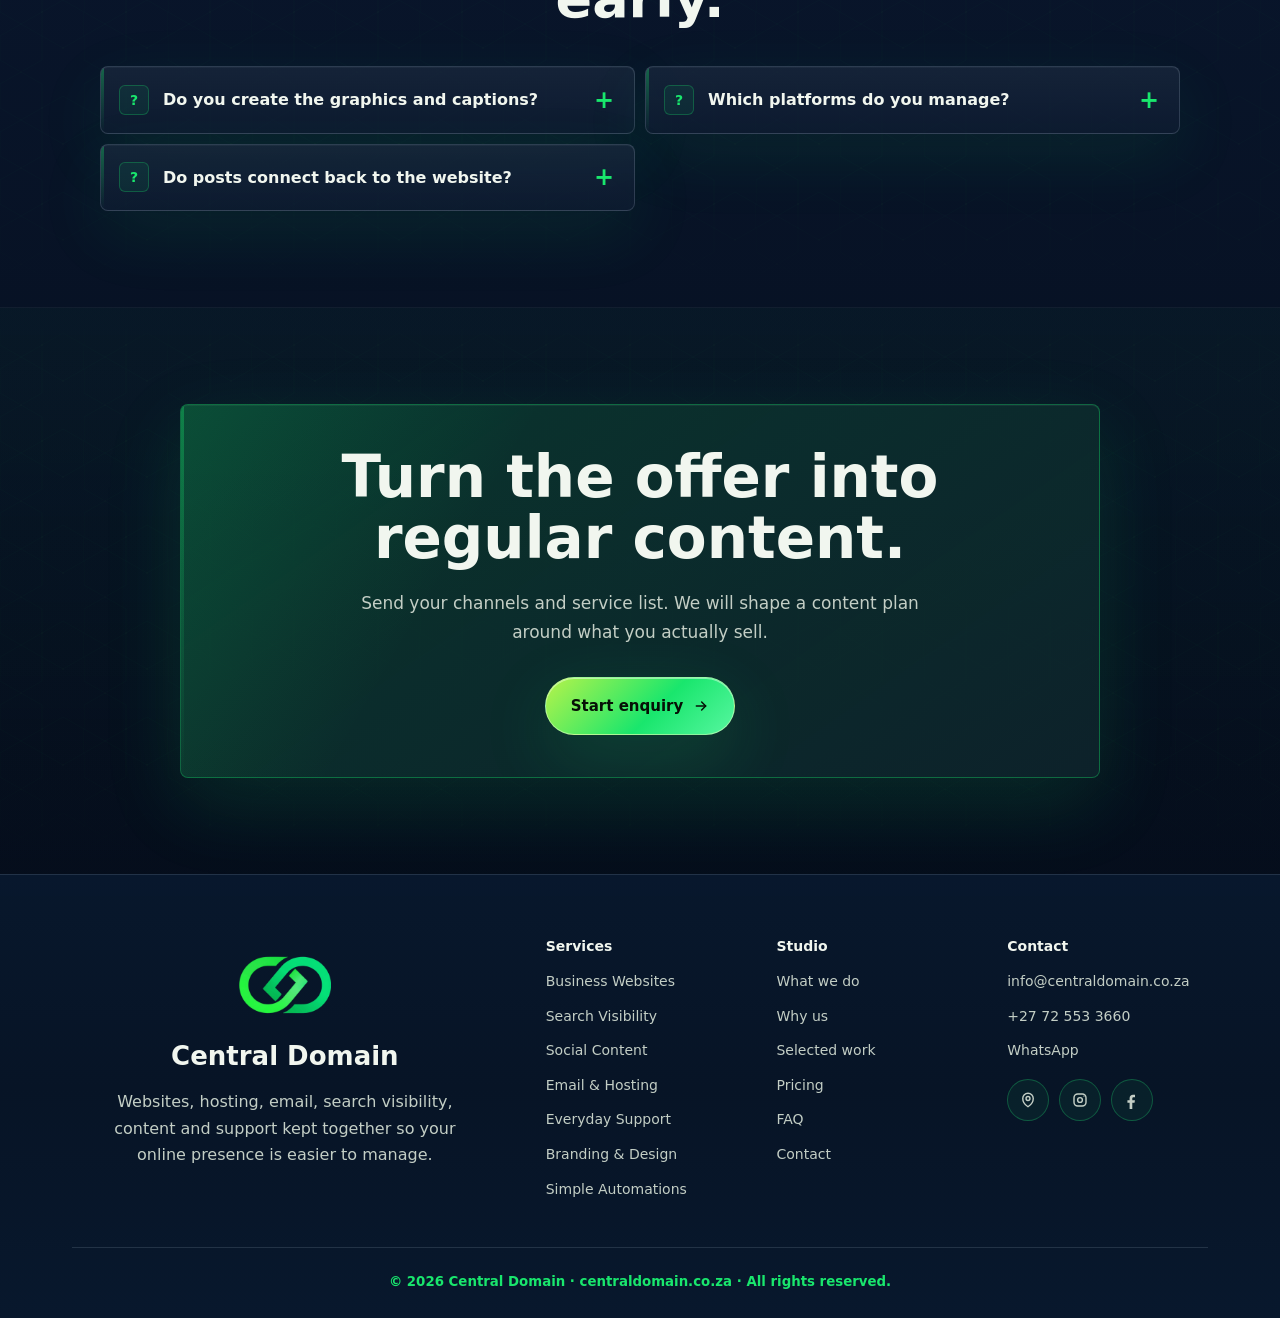
<file: services/social-media-management.html>
<!doctype html>
<html lang="en-ZA">
<head>
<meta charset="utf-8" />
<meta name="viewport" content="width=device-width,initial-scale=1,viewport-fit=cover" />
<meta name="theme-color" content="#060806" />
<meta name="color-scheme" content="dark" />
<title>Social Media Content Management South Africa | Central Domain</title>
<meta name="description" content="Social media content management for South African businesses, including content planning, graphics, captions and scheduled publishing aligned to the website." />
<meta name="author" content="Central Domain" />
<meta name="robots" content="index,follow,max-image-preview:large" />
<link rel="canonical" href="https://www.centraldomain.co.za/services/social-media-management.html" />
<meta property="og:title" content="Social Media Content Management South Africa | Central Domain" />
<meta property="og:description" content="Social media content management for South African businesses, including content planning, graphics, captions and scheduled publishing aligned to the website." />
<meta property="og:url" content="https://www.centraldomain.co.za/services/social-media-management.html" />
<meta property="og:site_name" content="Central Domain" />
<meta property="og:locale" content="en_ZA" />
<meta property="og:image" content="https://www.centraldomain.co.za/assets/central-domain-share-simple.jpg" />
<meta property="og:image:alt" content="Central Domain websites, hosting and email - one team, one invoice" />
<meta property="og:image:width" content="1200" />
<meta property="og:image:height" content="630" />
<meta property="og:type" content="website" />
<meta name="twitter:card" content="summary_large_image" />
<meta name="twitter:url" content="https://www.centraldomain.co.za/services/social-media-management.html" />
<meta name="twitter:title" content="Social Media Content Management South Africa | Central Domain" />
<meta name="twitter:description" content="Social media content management for South African businesses, including content planning, graphics, captions and scheduled publishing aligned to the website." />
<meta name="twitter:image" content="https://www.centraldomain.co.za/assets/central-domain-share-simple.jpg" />
<link rel="icon" type="image/png" href="../assets/favicon.png?v=20260619-form1" />
<link rel="apple-touch-icon" href="../assets/apple-touch-icon.png?v=20260619-form1" />
<link rel="stylesheet" href="../css/main.css?v=20260619-social1" />
<script type="application/ld+json">
{
  "@context": "https://schema.org",
  "@graph": [
    {
      "@type": "ProfessionalService",
      "@id": "https://www.centraldomain.co.za/#org",
      "name": "Central Domain",
      "url": "https://www.centraldomain.co.za/",
      "logo": "https://www.centraldomain.co.za/assets/Logo%20-%20White.png",
      "telephone": "+27725533660",
      "email": "info@centraldomain.co.za",
      "sameAs": [
        "https://share.google/65gereIKcmjtuvOPK",
        "https://www.instagram.com/centraldomainza",
        "https://www.facebook.com/centraldomainza"
      ],
      "areaServed": {
        "@type": "Country",
        "name": "South Africa"
      }
    },
    {
      "@type": "Service",
      "@id": "https://www.centraldomain.co.za/services/social-media-management.html#service",
      "name": "Social Media Content Management South Africa",
      "serviceType": "Social Media Content Management",
      "url": "https://www.centraldomain.co.za/services/social-media-management.html",
      "provider": {
        "@id": "https://www.centraldomain.co.za/#org"
      },
      "areaServed": {
        "@type": "Country",
        "name": "South Africa"
      },
      "description": "Social media content management for South African businesses, including content planning, graphics, captions and scheduled publishing aligned to the website."
    },
    {
      "@type": "BreadcrumbList",
      "@id": "https://www.centraldomain.co.za/services/social-media-management.html#breadcrumb",
      "itemListElement": [
        {
          "@type": "ListItem",
          "position": 1,
          "name": "Home",
          "item": "https://www.centraldomain.co.za/"
        },
        {
          "@type": "ListItem",
          "position": 2,
          "name": "Social Media Content Management South Africa",
          "item": "https://www.centraldomain.co.za/services/social-media-management.html"
        }
      ]
    },
    {
      "@type": "FAQPage",
      "@id": "https://www.centraldomain.co.za/services/social-media-management.html#faq",
      "mainEntity": [
        {
          "@type": "Question",
          "name": "Do you create the graphics and captions?",
          "acceptedAnswer": {
            "@type": "Answer",
            "text": "Yes. We prepare practical post graphics and captions around your services, offers and customer questions."
          }
        },
        {
          "@type": "Question",
          "name": "Which platforms do you manage?",
          "acceptedAnswer": {
            "@type": "Answer",
            "text": "We scope channels around the business need. Common starting points are Facebook, Instagram and LinkedIn."
          }
        },
        {
          "@type": "Question",
          "name": "Do posts connect back to the website?",
          "acceptedAnswer": {
            "@type": "Answer",
            "text": "Yes. Content should support service pages, contact paths and the core offer instead of living separately from the site."
          }
        }
      ]
    }
  ]
}
</script>
<!-- Google Analytics GA4 -->
<script src="../js/analytics.js?v=20260608-perf1" defer></script>
</head>
<body>
<div class="bg" aria-hidden="true"><div class="bg-grid"></div><div class="noise"></div></div>

<header class="nav" id="nav">
  <a class="nav__brand" href="../index.html" aria-label="Central Domain">
    <div class="brand__icon"><img src="../assets/central-domain-icon-96.webp" alt="" width="96" height="96" decoding="async" /></div>
    <span class="brand__name">Central Domain</span>
  </a>
  <nav class="nav__links" aria-label="Primary">
    <a href="../index.html#services">Services</a>
    <a href="../index.html#why-us">Why us</a>
    <a href="../index.html#work">Work</a>
    <a href="../index.html#rate-card">Pricing</a>
    <a href="../index.html#faq">FAQ</a>
    <a href="../index.html#contact">Contact</a>
  </nav>
  <a class="btn btn--pill" href="../index.html#contact"><span>Start a build</span></a>
  <button class="nav__menu" aria-label="Open menu" aria-expanded="false" id="navMenu"><span></span><span></span></button>
</header>

<main>
  <section class="service-hero">
    <a class="service-back reveal" data-reveal href="../index.html">← Back to home</a>
    <p class="eyebrow reveal" data-reveal data-delay="60">Service</p>
    <h1 class="reveal" data-reveal data-delay="120">Content that supports the offer, not just the feed.</h1>
    <p class="lede reveal" data-reveal data-delay="200">Social media should reinforce what the business sells, answer customer questions and point attention back to the right action. We plan it around the website, not separately from it.</p>
    <div class="hero__cta hero__cta--center reveal" data-reveal data-delay="280">
      <a class="btn btn--primary" href="../index.html#contact"><span>Get a quote</span>
        <svg width="16" height="16" viewBox="0 0 24 24" fill="none" stroke="currentColor" stroke-width="2.2" stroke-linecap="round" stroke-linejoin="round"><path d="M5 12h14"/><path d="m13 6 6 6-6 6"/></svg>
      </a>
      <a class="btn btn--ghost" href="../index.html#services">All services</a>
    </div>
  </section>

  <section class="service-features">
    <div class="feature reveal" data-reveal><h3>Content pillars</h3><p>Clear themes based on your services, proof, customer questions and local relevance.</p></div>
    <div class="feature reveal" data-reveal data-delay="80"><h3>Brand-consistent design</h3><p>Graphics and layouts that feel connected to the website and identity system.</p></div>
    <div class="feature reveal" data-reveal data-delay="160"><h3>Useful captions</h3><p>Copy written to explain, educate, invite contact or move people to the next step.</p></div>
    <div class="feature reveal" data-reveal data-delay="80"><h3>Scheduling</h3><p>Planned posts published across selected channels without needing your daily attention.</p></div>
    <div class="feature reveal" data-reveal data-delay="160"><h3>Offer support</h3><p>Content aligned with current services, promotions, landing pages and seasonal priorities.</p></div>
    <div class="feature reveal" data-reveal data-delay="240"><h3>Monthly review</h3><p>A simple look at what performed, what needs changing and what the next cycle should do.</p></div>
  </section>

  <section class="faq service-faq" aria-labelledby="social-faq-title">
    <div class="section__head">
      <p class="eyebrow reveal" data-reveal>Service FAQ</p>
      <h2 class="section__title reveal" data-reveal data-delay="80" id="social-faq-title">Good things to clarify early.</h2>
    </div>
    <div class="faq__list">
      <details class="faq__item reveal" data-reveal><summary>Do you create the graphics and captions?</summary><p>Yes. We prepare practical post graphics and captions around your services, offers and customer questions.</p></details>
      <details class="faq__item reveal" data-reveal data-delay="80"><summary>Which platforms do you manage?</summary><p>We scope channels around the business need. Common starting points are Facebook, Instagram and LinkedIn.</p></details>
      <details class="faq__item reveal" data-reveal data-delay="160"><summary>Do posts connect back to the website?</summary><p>Yes. Content should support service pages, contact paths and the core offer instead of living separately from the site.</p></details>
    </div>
  </section>

  <section class="contact" id="contact">
    <div class="contact__card glass">
      <div class="glass__shine"></div>
      <div class="contact__inner">
        <h2 class="contact__title reveal" data-reveal>Turn the offer into regular content.</h2>
        <p class="contact__lede reveal" data-reveal data-delay="80">Send your channels and service list. We will shape a content plan around what you actually sell.</p>
        <div class="contact__cta reveal" data-reveal data-delay="160">
          <a class="btn btn--primary btn--lg" href="../index.html#contact"><span>Start enquiry</span>
            <svg width="16" height="16" viewBox="0 0 24 24" fill="none" stroke="currentColor" stroke-width="2.2" stroke-linecap="round" stroke-linejoin="round"><path d="M5 12h14"/><path d="m13 6 6 6-6 6"/></svg>
          </a>
        </div>
      </div>
    </div>
  </section>
</main>

<footer class="footer">
  <div class="footer__inner">
    <div class="footer__brand">
      <img class="footer__logo" src="../assets/favicon.png" alt="Central Domain icon" width="512" height="512" loading="lazy" decoding="async" />
      <span class="brand__name brand__name--lg">Central Domain</span>
      <p>Websites, hosting, email, search visibility, content and support kept together so your online presence is easier to manage.</p>
    </div>
    <div class="footer__cols">
      <div><h4>Services</h4><ul>
        <li><a href="custom-web-development.html">Business Websites</a></li>
        <li><a href="seo-services.html">Search Visibility</a></li>
        <li><a href="social-media-management.html">Social Content</a></li>
        <li><a href="email-and-hosting.html">Email &amp; Hosting</a></li>
        <li><a href="remote-desktop-support.html">Everyday Support</a></li>
        <li><a href="branding-and-design.html">Branding &amp; Design</a></li>
        <li><a href="ai-automations.html">Simple Automations</a></li>
      </ul></div>
      <div><h4>Studio</h4><ul>
        <li><a href="../index.html#services">What we do</a></li>
        <li><a href="../index.html#why-us">Why us</a></li>
        <li><a href="../index.html#work">Selected work</a></li>
        <li><a href="../index.html#rate-card">Pricing</a></li>
        <li><a href="../index.html#faq">FAQ</a></li>
        <li><a href="../index.html#contact">Contact</a></li>
      </ul></div>
      <div><h4>Contact</h4><ul>
        <li><a href="mailto:info@centraldomain.co.za">info@centraldomain.co.za</a></li>
        <li><a href="tel:+27725533660">+27 72 553 3660</a></li>
        <li><a href="https://wa.me/27725533660" target="_blank" rel="noopener noreferrer">WhatsApp</a></li>
      </ul>
        <div class="footer__social" aria-label="Central Domain social profiles">
          <a class="footer__social-link" href="https://share.google/65gereIKcmjtuvOPK" target="_blank" rel="noopener noreferrer" aria-label="Central Domain Google Business Profile">
            <svg viewBox="0 0 24 24" width="18" height="18" fill="none" stroke="currentColor" stroke-width="1.9" stroke-linecap="round" stroke-linejoin="round" aria-hidden="true"><path d="M12 21s7-4.4 7-11a7 7 0 0 0-14 0c0 6.6 7 11 7 11Z"/><circle cx="12" cy="10" r="2.6"/></svg>
          </a>
          <a class="footer__social-link" href="https://www.instagram.com/centraldomainza" target="_blank" rel="noopener noreferrer" aria-label="Central Domain on Instagram">
            <svg viewBox="0 0 24 24" width="18" height="18" fill="none" stroke="currentColor" stroke-width="1.9" stroke-linecap="round" stroke-linejoin="round" aria-hidden="true"><rect x="4" y="4" width="16" height="16" rx="5"/><circle cx="12" cy="12" r="3.2"/><path d="M17.3 6.8h.01"/></svg>
          </a>
          <a class="footer__social-link" href="https://www.facebook.com/centraldomainza" target="_blank" rel="noopener noreferrer" aria-label="Central Domain on Facebook">
            <svg viewBox="0 0 24 24" width="18" height="18" fill="currentColor" aria-hidden="true"><path d="M14.2 8.2H16V5.1c-.3 0-1.4-.1-2.7-.1-2.7 0-4.5 1.6-4.5 4.7v2.6H5.9v3.5h2.9V24h3.6v-8.2h3l.5-3.5h-3.5V10c0-1 .3-1.8 1.8-1.8Z"/></svg>
          </a>
        </div>
      </div>
    </div>
  </div>
  <div class="footer__base"><small>&copy; <span id="year">2026</span> Central Domain &middot; centraldomain.co.za &middot; All rights reserved.</small></div>
</footer>

<script src="../js/main.js?v=20260619-reflow1" defer></script>
</body>
</html>
</file>
<file: css/main.css>
/* =====================================================
   CENTRAL DOMAIN - Obsidian Green Design System
   ===================================================== */

:root{
  --bg: #071426;
  --bg-deep: #030914;
  --panel: #0b1a30;
  --panel-2: #0e2038;
  --panel-3: #112948;
  --surface: rgba(11,26,48,.62);
  --surface-strong: rgba(8,21,40,.86);
  --surface-soft: rgba(18,41,72,.34);
  --card-bg:
    linear-gradient(180deg, rgba(218,236,255,.064), rgba(218,236,255,.022)),
    rgba(8,24,45,.7);
  --card-bg-hover:
    linear-gradient(180deg, rgba(25,230,109,.078), rgba(218,236,255,.026)),
    rgba(10,30,55,.76);
  --card-bg-feature:
    linear-gradient(145deg, rgba(25,230,109,.12), rgba(218,236,255,.032)),
    rgba(7,31,38,.78);
  --card-border: rgba(218,236,255,.16);
  --card-border-hot: rgba(25,230,109,.34);
  --card-glow: 0 22px 70px rgba(25,230,109,.09), inset 0 1px 0 rgba(255,255,255,.04);
  --card-glow-hover: 0 26px 80px rgba(25,230,109,.13), inset 0 1px 0 rgba(255,255,255,.05);
  --icon-bg: rgba(25,230,109,.075);
  --icon-border: rgba(25,230,109,.26);
  --line: rgba(218,236,255,.13);
  --line-strong: rgba(218,236,255,.23);
  --text: #F1F6EF;
  --text-soft: #DCE6DB;
  --text-mute: #C3CEC5;
  --text-faint: #A0ACA4;
  --green: #19E66D;
  --green-deep: #00A86B;
  --green-dark: #087142;
  --lime: #B7F34A;
  --white: #FFFFFF;
  --danger: #F2665E;
  --shadow: 0 28px 80px rgba(0,0,0,.46);
  --shadow-green: 0 22px 70px rgba(25,230,109,.16);
  --font-sans: system-ui, -apple-system, BlinkMacSystemFont, 'Segoe UI', sans-serif;
  --font-display: 'Segoe UI', system-ui, -apple-system, BlinkMacSystemFont, sans-serif;
  --radius: 8px;
  --radius-sm: 6px;
  --pill: 999px;
  --page-x: 72px;
  --section-y: 96px;
  --ease: cubic-bezier(.2,.7,.2,1);
  --ease-out: cubic-bezier(.16,.84,.32,1);
}

@media (max-width: 1100px){
  :root{ --page-x: 40px; --section-y: 78px; }
}

@media (max-width: 680px){
  :root{ --page-x: 20px; --section-y: 58px; }
}

*,*::before,*::after{ box-sizing: border-box; }
html,body{ margin: 0; padding: 0; }
.sr-only{
  position: absolute;
  width: 1px;
  height: 1px;
  overflow: hidden;
  clip: rect(0,0,0,0);
  white-space: nowrap;
  clip-path: inset(50%);
}
html{
  background: var(--bg);
  color-scheme: dark;
  scroll-behavior: smooth;
  scroll-padding-top: 96px;
  -webkit-text-size-adjust: 100%;
}
body{
  min-width: 320px;
  overflow-x: hidden;
  font-family: var(--font-sans);
  font-size: 16px;
  line-height: 1.6;
  color: var(--text);
  background:
    linear-gradient(180deg, var(--bg) 0%, #0a1830 42%, var(--bg-deep) 100%);
  font-weight: 500;
  letter-spacing: 0;
  -webkit-font-smoothing: antialiased;
  text-rendering: optimizeLegibility;
}
img{ display: block; max-width: 100%; height: auto; }
a{ color: inherit; text-decoration: none; }
button{ font: inherit; color: inherit; background: none; border: 0; cursor: pointer; }
ul,ol{ margin: 0; padding: 0; list-style: none; }
p{ margin: 0; }
strong{ font-weight: 800; }
:focus-visible{
  outline: 2px solid var(--lime);
  outline-offset: 3px;
  border-radius: var(--radius-sm);
}

::selection{
  color: #061006;
  background: var(--green);
}

.bg{
  position: fixed;
  inset: 0;
  z-index: -1;
  overflow: hidden;
  background:
    linear-gradient(115deg, rgba(25,230,109,.12), transparent 28%),
    linear-gradient(245deg, rgba(183,243,74,.08), transparent 34%),
    linear-gradient(180deg, var(--bg) 0%, #0a1830 55%, var(--bg-deep) 100%);
}
.bg-grid{
  position: absolute;
  inset: 0;
  background-image:
    linear-gradient(rgba(218,236,255,.028) 1px, transparent 1px),
    linear-gradient(90deg, rgba(218,236,255,.028) 1px, transparent 1px);
  background-size: 72px 72px;
  mask-image: linear-gradient(180deg, rgba(0,0,0,.74), rgba(0,0,0,.1) 76%, transparent);
}
.noise{
  position: absolute;
  inset: 0;
  pointer-events: none;
  opacity: .035;
  mix-blend-mode: screen;
  background-image: url("data:image/svg+xml;utf8,<svg xmlns='http://www.w3.org/2000/svg' width='160' height='160'><filter id='n'><feTurbulence type='fractalNoise' baseFrequency='0.9' numOctaves='2' stitchTiles='stitch'/></filter><rect width='100%' height='100%' filter='url(%23n)' opacity='0.9'/></svg>");
}

h1,h2,h3,h4{
  margin: 0;
  font-family: var(--font-display);
  line-height: 1.05;
  letter-spacing: 0;
  color: var(--text);
}
h1{ font-size: 76px; font-weight: 800; }
h2{ font-size: 54px; font-weight: 800; }
h3{ font-size: 24px; font-weight: 760; }
h4{ font-size: 17px; font-weight: 760; }

@media (max-width: 1100px){
  h1{ font-size: 60px; }
  h2{ font-size: 44px; }
}

@media (max-width: 680px){
  html{ scroll-padding-top: 82px; }
  body{ font-size: 15.5px; }
  h1{ font-size: 42px; }
  h2{ font-size: 34px; }
  h3{ font-size: 21px; }
}

.grad{
  color: transparent;
  background: linear-gradient(100deg, var(--lime), var(--green) 48%, #7FFFC0);
  -webkit-background-clip: text;
  background-clip: text;
}
.eyebrow{
  margin: 0 0 16px;
  color: var(--lime);
  font-size: 12px;
  font-weight: 800;
  letter-spacing: 0;
  text-transform: uppercase;
}
.lede,
.section__lede,
.hero__lede,
.contact__lede{
  color: var(--text-mute);
  line-height: 1.72;
}

.btn{
  position: relative;
  display: inline-flex;
  align-items: center;
  justify-content: center;
  gap: 10px;
  min-height: 46px;
  padding: 13px 20px;
  border-radius: var(--pill);
  font-size: 14px;
  font-weight: 800;
  letter-spacing: 0;
  white-space: nowrap;
  transition:
    transform .28s var(--ease),
    border-color .28s var(--ease),
    background .28s var(--ease),
    box-shadow .28s var(--ease);
}
.btn svg{ flex: 0 0 auto; transition: transform .28s var(--ease); }
.btn:hover{ transform: translateY(-2px); }
.btn:hover svg{ transform: translateX(3px); }
.btn--primary{
  color: #061006;
  background: linear-gradient(135deg, var(--lime), var(--green) 58%, #57F6A0);
  border: 1px solid rgba(218,255,190,.58);
  box-shadow: var(--shadow-green), inset 0 1px 0 rgba(255,255,255,.45);
}
.btn--primary:hover{
  box-shadow: 0 28px 90px rgba(25,230,109,.24), inset 0 1px 0 rgba(255,255,255,.54);
}
.btn--ghost,
.btn--pill{
  color: var(--text);
  background: rgba(218,236,255,.045);
  border: 1px solid var(--line);
}
.btn--ghost:hover,
.btn--pill:hover{
  background: rgba(218,236,255,.08);
  border-color: rgba(25,230,109,.36);
  box-shadow: 0 18px 60px rgba(0,0,0,.24);
}
.btn--pill{
  min-height: 38px;
  padding: 9px 15px;
  font-size: 13px;
}
.btn--lg{
  min-height: 54px;
  padding: 16px 25px;
  font-size: 15px;
}

.nav{
  position: fixed;
  top: 16px;
  left: 50%;
  z-index: 50;
  width: calc(100% - 32px);
  max-width: 1240px;
  display: flex;
  align-items: center;
  justify-content: space-between;
  gap: 16px;
  padding: 7px 8px 7px 13px;
  border: 1px solid rgba(218,236,255,.13);
  border-radius: var(--pill);
  background: rgba(7,20,38,.7);
  backdrop-filter: blur(22px) saturate(142%);
  -webkit-backdrop-filter: blur(22px) saturate(142%);
  box-shadow: 0 14px 48px rgba(0,0,0,.34);
  transform: translateX(-50%);
  transition:
    transform .42s var(--ease),
    background .28s var(--ease),
    border-color .28s var(--ease),
    box-shadow .28s var(--ease);
}
.nav.is-scrolled{
  background: rgba(5,15,29,.9);
  border-color: rgba(25,230,109,.18);
  box-shadow: 0 18px 60px rgba(0,0,0,.46);
}
.nav__brand{
  display: inline-flex;
  align-items: center;
  gap: 10px;
  min-width: 0;
}
.nav__brand > img{
  width: auto;
  height: 50px;
  max-width: 150px;
  object-fit: contain;
}
.brand__icon{
  flex: 0 0 auto;
  width: 38px;
  height: 38px;
  line-height: 0;
}
.brand__icon img{
  width: 100%;
  height: 100%;
  object-fit: contain;
}
.brand__name{
  color: var(--text);
  font-family: var(--font-display);
  font-size: 17px;
  font-weight: 800;
  line-height: 1;
  white-space: nowrap;
}
.brand__name--lg{
  display: block;
  margin: 4px 0 14px;
  font-size: 26px;
}
.nav__links{
  display: flex;
  align-items: center;
  gap: 4px;
  margin-left: auto;
}
.nav__links a{
  padding: 8px 13px;
  border-radius: var(--pill);
  color: var(--text-mute);
  font-size: 13.5px;
  font-weight: 750;
  transition: color .24s var(--ease), background .24s var(--ease);
}
.nav__links a:hover{
  color: var(--text);
  background: rgba(218,236,255,.07);
}
.nav__menu{
  display: none;
  width: 40px;
  height: 40px;
  align-items: center;
  justify-content: center;
  flex-direction: column;
  gap: 5px;
  border: 1px solid var(--line);
  border-radius: var(--pill);
  background: rgba(218,236,255,.055);
}
.nav__menu span{
  width: 16px;
  height: 2px;
  border-radius: 2px;
  background: var(--text);
  transition: transform .28s var(--ease);
}
.nav__menu[aria-expanded="true"] span:nth-child(1){ transform: translateY(3.5px) rotate(45deg); }
.nav__menu[aria-expanded="true"] span:nth-child(2){ transform: translateY(-3.5px) rotate(-45deg); }

.reveal{
  opacity: 0;
  transform: translateY(24px);
  transition:
    opacity .82s var(--ease-out),
    transform .82s var(--ease-out);
}
.reveal.is-in{
  opacity: 1;
  transform: translateY(0);
}
.hero .reveal{
  opacity: 1;
  transform: none;
}

.hero{
  position: relative;
  isolation: isolate;
  overflow: hidden;
  min-height: 100svh;
  display: grid;
  place-items: center;
  padding: 116px var(--page-x) 116px;
  text-align: center;
  background: #071426;
}
.hero::before{
  content: "";
  position: absolute;
  inset: 0;
  z-index: 0;
  pointer-events: none;
  background: url("../bk.webp") center center / cover no-repeat;
  transform: scale(1.015);
}
.hero::after{
  content: "";
  position: absolute;
  inset: 0;
  z-index: 1;
  pointer-events: none;
  background:
    linear-gradient(180deg, rgba(3,9,20,.34) 0%, rgba(3,9,20,.3) 38%, rgba(3,9,20,.42) 68%, rgba(8,24,45,.84) 100%),
    radial-gradient(ellipse at center, rgba(3,9,20,.04) 0%, rgba(3,9,20,.16) 52%, rgba(0,0,0,.46) 100%);
}
.hero__inner{
  position: relative;
  z-index: 2;
  width: min(1080px, 100%);
  margin-inline: auto;
}
.hero__title{
  max-width: 1060px;
  margin: 0 auto 28px;
  color: var(--text);
  font-size: clamp(42px, 5.2vw, 76px);
  font-weight: 900;
  line-height: 1;
  overflow-wrap: break-word;
  text-shadow: 0 18px 58px rgba(0,0,0,.62);
}
.hero__title span{
  display: block;
}
.hero__title span + span{
  margin-top: 8px;
}
.hero__lede{
  max-width: 760px;
  margin: 0 auto 22px;
  color: rgba(241,246,239,.82);
  font-size: 18px;
  line-height: 1.65;
  text-shadow: 0 12px 38px rgba(0,0,0,.5);
}
.hero__price{
  margin: 0 0 30px;
  color: rgba(241,246,239,.88);
  font-size: 14px;
  font-weight: 850;
  text-shadow: 0 10px 30px rgba(0,0,0,.48);
}
.hero__price span{
  display: inline-block;
  margin: 0 8px;
  color: var(--green);
}
.hero__cta{
  display: flex;
  flex-wrap: wrap;
  gap: 14px;
  justify-content: center;
  margin-bottom: 0;
}
.hero__cta--center{
  justify-content: center;
}

.hero__ticker{
  position: absolute;
  right: 0;
  bottom: 0;
  left: 0;
  z-index: 3;
  overflow: hidden;
  border-top: 1px solid rgba(218,236,255,.13);
  background: linear-gradient(180deg, rgba(8,24,45,.16), rgba(8,24,45,.42));
  backdrop-filter: blur(12px);
  -webkit-backdrop-filter: blur(12px);
}
.hero__ticker-track{ padding: 16px var(--page-x); }
.hero__ticker-group{
  display: flex;
  flex-wrap: wrap;
  gap: 9px 14px;
  align-items: center;
  justify-content: center;
  font-size: 13px;
  font-weight: 800;
  text-transform: uppercase;
}
.hero__ticker-group span{
  color: transparent;
  background:
    linear-gradient(0deg, var(--green) 0 50%, var(--text-soft) 50% 100%);
  background-size: 100% 220%;
  background-position: 0 0;
  -webkit-background-clip: text;
  background-clip: text;
  animation: tickerTextFill 6s var(--ease) infinite;
  animation-delay: var(--ticker-delay, 0s);
}
.hero__ticker-dot{ --ticker-delay: 3s; }

@keyframes tickerTextFill{
  0%, 45%, 100%{ background-position: 0 0; }
  12%, 30%{ background-position: 0 100%; }
}

@media (prefers-reduced-motion: reduce){
  .hero__ticker-group span{
    animation: none;
    color: var(--text-soft);
    background: none;
  }
  .hero__ticker-dot{ color: var(--green); }
}

main > section:not(.hero):not(.service-hero){
  position: relative;
  z-index: 0;
  isolation: isolate;
  overflow: hidden;
  padding: var(--section-y) var(--page-x);
  border-top: 1px solid rgba(218,236,255,.055);
}
main > section:not(.hero):not(.service-hero)::before{
  content: "";
  position: absolute;
  inset: 0;
  z-index: 0;
  pointer-events: none;
  opacity: .18;
  background:
    url("data:image/svg+xml,%3Csvg xmlns='http://www.w3.org/2000/svg' width='84' height='96' viewBox='0 0 84 96'%3E%3Cg fill='none' stroke='%2319E66D' stroke-opacity='.1' stroke-width='1'%3E%3Cpath d='M21 1 42 13 42 37 21 49 0 37 0 13Z'/%3E%3Cpath d='M63 25 84 37 84 61 63 73 42 61 42 37Z'/%3E%3Cpath d='M21 49 42 61 42 85 21 97 0 85 0 61Z'/%3E%3C/g%3E%3Cg fill='%23B7F34A' fill-opacity='.08'%3E%3Ccircle cx='21' cy='1' r='1'/%3E%3Ccircle cx='42' cy='37' r='1'/%3E%3Ccircle cx='63' cy='73' r='1'/%3E%3C/g%3E%3C/svg%3E");
  background-size: 84px 96px;
  mask-image: linear-gradient(180deg, transparent, #000 8%, #000 82%, transparent);
}
main > section:not(.hero):not(.service-hero) > *{
  position: relative;
  z-index: 1;
}
.section__head{
  max-width: 820px;
  margin: 0 auto 38px;
  text-align: center;
}
.section__title{ margin-bottom: 18px; }
.section__lede{
  max-width: 720px;
  margin: 0 auto;
  font-size: 17px;
  color: rgba(220,230,219,.84);
}

.service-matrix{
  max-width: 1180px;
  margin-inline: auto;
  display: grid;
  gap: 12px;
}
.service-matrix--core{
  grid-template-columns: repeat(2, minmax(0, 1fr));
  gap: 14px;
}
.service-cluster{
  position: relative;
  display: grid;
  grid-template-columns: 56px minmax(0, 1fr);
  grid-template-rows: auto 1fr;
  gap: 18px 18px;
  align-items: start;
  min-height: 258px;
  padding: 22px;
  border: 1px solid var(--card-border);
  border-radius: var(--radius);
  background: var(--card-bg);
  box-shadow: var(--card-glow);
  transition: transform .28s var(--ease), border-color .28s var(--ease), background .28s var(--ease), box-shadow .28s var(--ease);
}
.service-cluster::before,
.supporting-services::before,
.rate-card::before,
.faq__item::before,
.contact-form::before,
.contact__prompt::before,
.contact__card::before,
.feature::before,
.glass::before{
  content: "";
  position: absolute;
  inset: 0 auto 0 0;
  width: 3px;
  background: linear-gradient(180deg, var(--green), transparent);
  opacity: .34;
  pointer-events: none;
}
.service-cluster:hover{
  transform: translateY(-2px);
  border-color: var(--card-border-hot);
  background: var(--card-bg-hover);
  box-shadow: var(--card-glow-hover);
}
.service-cluster--feature{
  border-color: var(--card-border-hot);
  background: var(--card-bg-feature);
  box-shadow: var(--card-glow-hover);
}
.service-cluster__index{
  position: relative;
  display: grid;
  place-items: center;
  width: 50px;
  height: 50px;
  border: 1px solid var(--icon-border);
  border-radius: var(--radius-sm);
  color: var(--green);
  background: var(--icon-bg);
  box-shadow: inset 0 1px 0 rgba(255,255,255,.04);
}
.service-cluster__index span{
  position: absolute;
  right: 5px;
  bottom: 3px;
  color: var(--lime);
  font-family: var(--font-display);
  font-size: 9px;
  font-weight: 900;
  line-height: 1;
}
.service-cluster__head span{
  display: block;
  margin-bottom: 10px;
  color: var(--green);
  font-size: 12px;
  font-weight: 850;
  text-transform: uppercase;
}
.service-cluster__head h3{
  margin-bottom: 10px;
  font-size: 26px;
  line-height: 1.12;
}
.service-cluster--feature .service-cluster__head h3{
  font-size: 26px;
}
.service-cluster__head p,
.support-links small,
.rate-card p,
.feature p,
.why-card p,
.work-card__proof small,
.pricing-list li,
.faq__item p,
.footer__brand p{
  color: var(--text-mute);
}
.service-cluster__links{
  display: grid;
  grid-template-columns: repeat(2, minmax(0, 1fr));
  grid-column: 1 / -1;
  align-self: end;
  gap: 10px;
  padding-top: 16px;
  padding-left: 0;
  border-top: 1px solid rgba(218,236,255,.12);
  border-left: 0;
}
.service-cluster__links a{
  display: block;
  min-height: 82px;
  padding: 12px;
  border: 1px solid var(--card-border);
  border-radius: var(--radius-sm);
  background: rgba(5,21,28,.48);
  transition: border-color .24s var(--ease), background .24s var(--ease), box-shadow .24s var(--ease);
}
.service-cluster__links a:hover{
  border-color: var(--card-border-hot);
  color: var(--green);
  background: rgba(25,230,109,.055);
  box-shadow: 0 14px 40px rgba(25,230,109,.08);
}
.service-cluster__links a:hover span{
  color: var(--green);
}
.service-cluster__links span{
  display: block;
  color: var(--text);
  font-size: 14px;
  font-weight: 850;
}
.service-cluster__links small{
  display: block;
  margin-top: 3px;
  color: rgba(220,230,219,.68);
  font-size: 12px;
  line-height: 1.35;
}

.supporting-services{
  position: relative;
  overflow: visible;
  max-width: 1180px;
  margin: 24px auto 0;
  padding: 0;
  border: 0;
  border-radius: 0;
  background: transparent;
  box-shadow: none;
}
.supporting-services::before{
  content: none;
}
.supporting-services .eyebrow{
  margin-bottom: 14px;
  text-align: center;
}
.support-links{
  display: grid;
  grid-template-columns: repeat(3, minmax(0, 1fr));
  gap: 14px;
}
.support-links a{
  position: relative;
  display: grid;
  grid-template-columns: 34px minmax(0, 1fr);
  gap: 10px;
  align-items: start;
  min-height: 128px;
  overflow: hidden;
  padding: 18px;
  border: 1px solid var(--card-border);
  border-radius: var(--radius);
  background: var(--card-bg);
  box-shadow: var(--card-glow);
  transition: border-color .24s var(--ease), background .24s var(--ease), transform .24s var(--ease), box-shadow .24s var(--ease);
}
.support-links a::before{
  content: "";
  position: absolute;
  inset: 0 auto 0 0;
  width: 3px;
  background: linear-gradient(180deg, var(--green), transparent);
  opacity: .3;
  pointer-events: none;
}
.support-links a:hover{
  transform: translateY(-2px);
  border-color: var(--card-border-hot);
  background: var(--card-bg-hover);
  box-shadow: var(--card-glow-hover);
}
.support-links svg{
  position: relative;
  z-index: 1;
  margin-top: 2px;
  color: var(--green);
}
.support-links span{
  position: relative;
  z-index: 1;
}
.support-links strong,
.support-links small{
  display: block;
}
.support-links strong{
  color: var(--text);
  font-size: 13px;
  font-weight: 850;
  line-height: 1.2;
}
.support-links small{
  margin-top: 3px;
  font-size: 12.5px;
  line-height: 1.42;
}

.outcomes{
  background:
    radial-gradient(circle at 82% 18%, rgba(25,230,109,.12), transparent 32%),
    linear-gradient(180deg, rgba(10,30,55,.42), rgba(5,15,29,.2));
}
.outcomes__intro{
  max-width: 940px;
}
.why-grid{
  max-width: 1180px;
  margin: 0 auto;
  display: grid;
  grid-template-columns: repeat(12, minmax(0, 1fr));
  grid-auto-rows: minmax(158px, auto);
  gap: 14px;
}
.why-card{
  position: relative;
  display: grid;
  align-content: start;
  gap: 14px;
  padding: 22px;
  overflow: hidden;
  border: 1px solid var(--card-border);
  border-radius: var(--radius);
  background: var(--card-bg);
  box-shadow: var(--card-glow);
}
.why-card::before{
  content: "";
  position: absolute;
  inset: auto 0 0;
  height: 3px;
  background: linear-gradient(90deg, var(--green), transparent);
  opacity: .34;
}
.why-card__icon{
  position: relative;
  z-index: 1;
  display: grid;
  place-items: center;
  width: 46px;
  height: 46px;
  border: 1px solid rgba(25,230,109,.26);
  border-radius: var(--radius-sm);
  color: var(--green);
  background: var(--icon-bg);
  box-shadow: inset 0 1px 0 rgba(255,255,255,.04);
}
.why-card--hero{
  grid-column: span 5;
  grid-row: span 2;
  min-height: 380px;
  padding: 28px;
  align-content: center;
  border-color: var(--card-border-hot);
  background:
    radial-gradient(circle at 18% 12%, rgba(25,230,109,.24), transparent 30%),
    var(--card-bg-feature);
  box-shadow: var(--card-glow-hover);
}
.why-card--hero::after{
  content: "01";
  position: absolute;
  right: 22px;
  top: 8px;
  color: rgba(25,230,109,.08);
  font-family: var(--font-display);
  font-size: 132px;
  font-weight: 900;
  line-height: 1;
}
.why-card--hero .why-card__icon{
  width: 56px;
  height: 56px;
  background: rgba(25,230,109,.12);
}
.why-card--compact{
  grid-column: span 3;
}
.why-card:nth-child(3),
.why-card:nth-child(5){
  grid-column: span 4;
}
.why-card--accent{
  border-color: var(--card-border-hot);
  background: var(--card-bg-feature);
}
.why-card--wide{
  grid-column: 1 / -1;
  min-height: 170px;
  grid-template-columns: 56px 72px minmax(260px, .72fr) minmax(320px, .86fr);
  align-items: center;
  align-content: center;
  column-gap: 20px;
  border-color: rgba(25,230,109,.28);
  background: var(--card-bg-feature);
}
.why-card--wide p{
  grid-column: 4;
}
.why-card span{
  color: var(--lime);
  font-size: 12px;
  font-weight: 850;
}
.why-card h3{
  max-width: 340px;
  font-size: 24px;
  line-height: 1.13;
}
.why-card--hero h3{
  max-width: 460px;
  font-size: 38px;
  line-height: 1.04;
}
.why-card--accent span{
  color: var(--green);
}
.why-card p{
  max-width: 360px;
  font-size: 14px;
  line-height: 1.6;
}
.why-card--hero p{
  max-width: 430px;
  font-size: 16px;
}
.why-card--wide p{
  max-width: 440px;
}
.why-stack{
  max-width: 1180px;
  display: grid;
  grid-template-columns: minmax(190px, .7fr) repeat(4, minmax(0, 1fr));
  gap: 1px;
  margin: 18px auto 0;
  overflow: hidden;
  border: 1px solid var(--card-border-hot);
  border-radius: var(--radius);
  background: rgba(25,230,109,.18);
}
.why-stack p,
.why-stack a{
  min-height: 78px;
  padding: 16px 14px 14px;
  background: rgba(5,21,28,.82);
}
.why-stack p{
  display: grid;
  place-items: start;
  padding-left: 18px;
  color: var(--lime);
  font-size: 12px;
  font-weight: 850;
  line-height: 1.45;
  text-transform: uppercase;
}
.why-stack a{
  display: grid;
  grid-template-columns: 34px minmax(0, 1fr);
  gap: 10px;
  align-items: start;
  color: var(--text);
  transition: background .24s var(--ease), color .24s var(--ease);
}
.why-stack a:hover{
  color: var(--green);
  background: rgba(25,230,109,.08);
}
.why-stack svg{
  color: var(--green);
  margin-top: 2px;
}
.why-stack strong,
.why-stack small{
  display: block;
}
.why-stack strong{
  font-size: 13px;
  font-weight: 850;
  line-height: 1.2;
}
.why-stack small{
  margin-top: 2px;
  color: rgba(220,230,219,.68);
  font-size: 11.5px;
  line-height: 1.35;
}

.work{
  background: rgba(5,15,29,.22);
}
.work-grid{
  max-width: 1180px;
  margin: 0 auto;
  display: grid;
  grid-template-columns: repeat(2, minmax(0, 1fr));
  gap: 14px;
}
.work-card{
  position: relative;
  display: grid;
  gap: 16px;
  min-height: 300px;
  padding: 22px;
  overflow: hidden;
  border: 1px solid var(--card-border);
  border-radius: var(--radius);
  background: var(--card-bg);
  box-shadow: var(--card-glow);
  transition: transform .24s var(--ease), border-color .24s var(--ease), background .24s var(--ease), box-shadow .24s var(--ease);
}
.work-card::before{
  content: "";
  position: absolute;
  inset: 0 auto 0 0;
  width: 3px;
  background: linear-gradient(180deg, var(--green), transparent);
  opacity: .28;
}
.work-card > *{
  position: relative;
  z-index: 1;
  min-width: 0;
}
.work-card:hover{
  transform: translateY(-3px);
  border-color: var(--card-border-hot);
  background: var(--card-bg-hover);
  box-shadow: var(--card-glow-hover);
}
.work-card--featured{
  grid-column: 1 / -1;
  grid-template-columns: minmax(340px, .92fr) minmax(0, 1fr);
  column-gap: 32px;
  align-items: center;
  padding: 26px;
}
.work-card--featured .work-card__visual{
  grid-row: 1 / span 6;
}
.work-card--featured h3{
  font-size: 30px;
}
.work-card--featured p{
  max-width: 620px;
  font-size: 16px;
}
.work-card__visual{
  position: relative;
  min-width: 0;
  aspect-ratio: 16 / 10;
  overflow: hidden;
  border: 1px solid rgba(218,236,255,.16);
  border-radius: var(--radius);
  background: rgba(5,15,29,.72);
  box-shadow: 0 20px 60px rgba(0,0,0,.25);
}
.work-card__visual::after{
  content: "";
  position: absolute;
  inset: 0;
  pointer-events: none;
  background: linear-gradient(180deg, rgba(3,9,20,.02), rgba(3,9,20,.34));
}
.work-card__visual img{
  display: block;
  width: 100%;
  height: 100%;
  object-fit: cover;
  object-position: top center;
}
.work-card__meta{
  min-height: 52px;
}
.work-card--featured .work-card__meta{
  min-height: auto;
}
.work-card__type{
  margin-bottom: 5px;
  color: var(--lime);
  font-size: 11px;
  font-weight: 850;
  text-transform: uppercase;
}
.work-card h3{
  font-size: 21px;
  line-height: 1.18;
}
.work-card p{
  color: var(--text-mute);
  font-size: 14px;
  line-height: 1.6;
}
.work-card__proof{
  display: grid;
  grid-template-columns: repeat(3, minmax(0, 1fr));
  gap: 10px;
}
.work-card__proof span{
  display: grid;
  gap: 3px;
  padding: 12px;
  border: 1px solid var(--card-border);
  border-radius: var(--radius-sm);
  background: rgba(5,21,28,.52);
}
.work-card__proof strong{
  color: var(--text);
  font-size: 13px;
}
.work-card__proof small{
  font-size: 12px;
  line-height: 1.35;
}
.work-card__tags{
  display: flex;
  flex-wrap: wrap;
  gap: 8px;
  margin-top: auto;
}
.work-card__tags span{
  padding: 7px 9px;
  border: 1px solid var(--card-border);
  border-radius: var(--pill);
  color: var(--text-soft);
  background: rgba(5,21,28,.48);
  font-size: 11.5px;
  font-weight: 800;
}
.work-card__link{
  display: inline-flex;
  align-items: center;
  gap: 8px;
  justify-self: start;
  color: var(--green);
  font-size: 13px;
  font-weight: 850;
  transition: color .22s var(--ease), transform .22s var(--ease);
}
.work-card__link:hover{
  color: var(--lime);
  transform: translateX(2px);
}

.rate-card-section{
  background:
    linear-gradient(180deg, rgba(218,236,255,.018), rgba(25,230,109,.028));
}
.pricing-preview{
  max-width: 1180px;
  margin: 0 auto;
  display: grid;
  grid-template-columns: repeat(3, minmax(0, 1fr));
  gap: 14px;
}
.rate-card{
  position: relative;
  display: grid;
  gap: 12px;
  overflow: hidden;
  padding: 18px;
  border: 1px solid var(--card-border);
  border-radius: var(--radius);
  background: var(--card-bg);
  box-shadow: var(--card-glow);
  transition: border-color .24s var(--ease), background .24s var(--ease), box-shadow .24s var(--ease);
}
.rate-card--featured{
  border-color: var(--card-border-hot);
  background: var(--card-bg-feature);
  box-shadow: var(--card-glow-hover);
}
.rate-card:hover{
  border-color: var(--card-border-hot);
  background: var(--card-bg-hover);
  box-shadow: var(--card-glow-hover);
}
.rate-card__icon{
  display: grid;
  place-items: center;
  width: 50px;
  height: 50px;
  border: 1px solid var(--icon-border);
  border-radius: var(--radius-sm);
  color: var(--green);
  background: var(--icon-bg);
  box-shadow: inset 0 1px 0 rgba(255,255,255,.04);
}
.rate-card__top{
  display: flex;
  align-items: baseline;
  justify-content: space-between;
  gap: 12px;
}
.rate-card__kicker{
  color: var(--green);
  font-size: 11px;
  font-weight: 850;
  text-transform: uppercase;
}
.rate-card__flag{
  display: inline-flex;
  align-items: center;
  justify-content: center;
  min-height: 26px;
  padding: 0 9px;
  border: 1px solid rgba(183,243,74,.28);
  border-radius: 999px;
  color: var(--lime);
  background: rgba(183,243,74,.08);
  font-size: 11px;
  font-weight: 850;
  text-transform: uppercase;
  white-space: nowrap;
}
.rate-card__price{
  color: var(--text);
  font-family: var(--font-display);
  font-size: 26px;
  font-weight: 850;
  white-space: nowrap;
}
.rate-card__price small{
  color: var(--text-faint);
  font-family: var(--font-sans);
  font-size: 12px;
  font-weight: 800;
}
.rate-card h4{ font-size: 18px; }
.rate-card h3{
  font-size: 22px;
  line-height: 1.18;
}
.rate-card p{ font-size: 14px; line-height: 1.58; }
.rate-card__fit{
  padding: 12px;
  border: 1px solid var(--card-border);
  border-radius: var(--radius-sm);
  background: rgba(5,21,28,.5);
}
.pricing-list{
  display: grid;
  gap: 8px;
  margin-top: 4px;
}
.pricing-list li{
  position: relative;
  padding-left: 17px;
  font-size: 13px;
  line-height: 1.45;
}
.pricing-list li::before{
  content: "";
  position: absolute;
  left: 0;
  top: .62em;
  width: 6px;
  height: 6px;
  border-radius: 50%;
  background: var(--green);
}
.pricing-actions{
  display: flex;
  flex-wrap: wrap;
  justify-content: center;
  gap: 12px;
  margin-top: 28px;
}
.faq__list{
  max-width: 1080px;
  display: grid;
  grid-template-columns: repeat(2, minmax(0, 1fr));
  gap: 10px;
  margin: 0 auto;
}
.faq__item{
  position: relative;
  overflow: hidden;
  border: 1px solid var(--card-border);
  border-radius: var(--radius);
  background: var(--card-bg);
  box-shadow: var(--card-glow);
  transition: border-color .24s var(--ease), background .24s var(--ease), box-shadow .24s var(--ease);
}
.faq__item:hover,
.faq__item[open]{
  border-color: var(--card-border-hot);
  background: var(--card-bg-hover);
  box-shadow: var(--card-glow-hover);
}
.faq__item summary{
  position: relative;
  display: block;
  padding: 20px 52px 20px 62px;
  color: var(--text);
  font-weight: 850;
  cursor: pointer;
}
.faq__item summary::-webkit-details-marker{ display: none; }
.faq__item summary::before{
  content: "?";
  position: absolute;
  left: 18px;
  top: 50%;
  display: grid;
  place-items: center;
  width: 30px;
  height: 30px;
  border: 1px solid var(--icon-border);
  border-radius: var(--radius-sm);
  color: var(--green);
  background: var(--icon-bg);
  font-size: 14px;
  font-weight: 900;
  transform: translateY(-50%);
}
.faq__item summary::after{
  content: "+";
  position: absolute;
  right: 20px;
  top: 50%;
  color: var(--green);
  font-size: 24px;
  line-height: 1;
  transform: translateY(-50%);
  transition: transform .22s var(--ease);
}
.faq__item[open] summary::after{ transform: translateY(-50%) rotate(45deg); }
.faq__item p{
  padding: 0 20px 20px 62px;
  color: rgba(220,230,219,.78);
}

.contact{
  background: linear-gradient(180deg, rgba(25,230,109,.03), rgba(5,15,29,.24));
}
.contact__wrap{
  display: grid;
  grid-template-columns: minmax(0, .95fr) minmax(0, 1.05fr);
  gap: 54px;
  align-items: center;
}
.contact__title{ font-size: 58px; }
.contact__lede{
  max-width: 560px;
  margin-top: 20px;
  font-size: 17px;
}
.contact__prompt{
  position: relative;
  overflow: hidden;
  max-width: 560px;
  margin-top: 22px;
  padding: 16px;
  border: 1px solid var(--card-border-hot);
  border-radius: var(--radius);
  background: var(--card-bg-feature);
  box-shadow: var(--card-glow);
}
.contact__prompt > *{
  position: relative;
  z-index: 1;
}
.contact__prompt > span{
  display: block;
  color: var(--green);
  font-size: 11px;
  font-weight: 850;
  letter-spacing: .04em;
  text-transform: uppercase;
}
.contact__prompt ul{
  display: grid;
  gap: 8px;
  margin-top: 12px;
}
.contact__prompt li{
  position: relative;
  padding-left: 17px;
  color: rgba(220,230,219,.86);
  font-size: 14px;
  line-height: 1.4;
}
.contact__prompt li::before{
  content: "";
  position: absolute;
  left: 0;
  top: .62em;
  width: 6px;
  height: 6px;
  border-radius: 50%;
  background: var(--green);
}
.contact__response{
  display: inline-flex;
  align-items: center;
  gap: 10px;
  margin-top: 22px;
  color: var(--text-soft);
  font-size: 13px;
  font-weight: 800;
}
.contact__pulse{
  width: 10px;
  height: 10px;
  border-radius: 50%;
  background: var(--green);
  box-shadow: 0 0 0 7px rgba(25,230,109,.1);
}
.contact__cta{
  display: flex;
  flex-wrap: wrap;
  gap: 12px;
  margin-top: 30px;
}
.contact__right{
  display: grid;
  gap: 12px;
}
.contact-form{
  position: relative;
  display: grid;
  gap: 18px;
  overflow: hidden;
  padding: 20px;
  border: 1px solid var(--card-border-hot);
  border-radius: var(--radius);
  background: var(--card-bg-feature);
  box-shadow: var(--card-glow-hover);
}
.contact-form > *{
  position: relative;
  z-index: 1;
}
.contact-form__head span{
  display: block;
  color: var(--green);
  font-size: 11px;
  font-weight: 850;
  letter-spacing: .04em;
  text-transform: uppercase;
}
.contact-form__head h3{
  margin-top: 8px;
  color: var(--text);
  font-size: 26px;
  line-height: 1.16;
}
.contact-form__head p{
  margin-top: 8px;
  color: var(--text-mute);
  font-size: 14px;
  line-height: 1.5;
}
.contact-form__grid{
  display: grid;
  grid-template-columns: repeat(2, minmax(0, 1fr));
  gap: 12px;
}
.contact-form label{
  display: grid;
  gap: 7px;
}
.contact-form__trap{
  position: absolute;
  left: -9999px;
  width: 1px;
  height: 1px;
  overflow: hidden;
}
.contact-form label > span{
  color: var(--text-soft);
  font-size: 12px;
  font-weight: 850;
  text-transform: uppercase;
}
.contact-form input,
.contact-form select,
.contact-form textarea{
  width: 100%;
  min-height: 48px;
  border: 1px solid rgba(218,236,255,.15);
  border-radius: var(--radius-sm);
  padding: 12px 13px;
  color: var(--text);
  background: rgba(5,15,29,.64);
  font: inherit;
  outline: none;
  transition: border-color .2s var(--ease), background .2s var(--ease), box-shadow .2s var(--ease);
}
.contact-form textarea{
  min-height: 130px;
  resize: vertical;
}
.contact-form select{
  cursor: pointer;
}
.contact-form select:invalid{
  color: var(--text-faint);
}
.contact-form option{
  color: #f1f6ef;
  background: #071221;
}
.contact-form input:focus,
.contact-form select:focus,
.contact-form textarea:focus{
  border-color: rgba(25,230,109,.58);
  background: rgba(5,15,29,.82);
  box-shadow: 0 0 0 4px rgba(25,230,109,.09);
}
.contact-form__wide{
  grid-column: 1 / -1;
}
.contact-form__actions{
  display: flex;
  flex-wrap: wrap;
  align-items: center;
  gap: 12px;
  padding-top: 2px;
}
.contact-form__actions .btn{
  border: 0;
  cursor: pointer;
}
.contact-form__actions .btn:disabled{
  cursor: wait;
  opacity: .72;
}
.contact-form__actions > a{
  color: var(--text-soft);
  font-size: 13px;
  font-weight: 800;
  overflow-wrap: anywhere;
}
.contact-form__status{
  margin: -4px 0 0;
  padding: 12px 14px;
  border: 1px solid rgba(218,236,255,.14);
  border-radius: var(--radius-sm);
  color: var(--text-soft);
  background: rgba(5,15,29,.52);
  font-size: 14px;
  line-height: 1.45;
}
.contact-form__status[hidden]{
  display: none;
}
.contact-form__status.is-success{
  border-color: rgba(25,230,109,.42);
  color: var(--green);
  background: rgba(25,230,109,.08);
}
.contact-form__status.is-error{
  border-color: rgba(255,107,107,.45);
  color: #ffb4b4;
  background: rgba(255,107,107,.08);
}
.contact__card{
  position: relative;
  display: grid;
  grid-template-columns: 54px minmax(0, 1fr) 28px;
  gap: 14px;
  align-items: center;
  min-height: 112px;
  overflow: hidden;
  padding: 18px;
  border: 1px solid var(--card-border);
  border-radius: var(--radius);
  background: var(--card-bg);
  box-shadow: var(--card-glow);
  transition: transform .24s var(--ease), border-color .24s var(--ease), background .24s var(--ease), box-shadow .24s var(--ease);
}
.contact__right .contact__card{
  min-height: 96px;
}
.contact__card:hover{
  transform: translateY(-3px);
  border-color: var(--card-border-hot);
  background: var(--card-bg-hover);
  box-shadow: var(--card-glow-hover);
}
.contact__card-glow{
  position: absolute;
  inset: auto 12px -46px auto;
  width: 120px;
  height: 80px;
  opacity: .2;
  background: linear-gradient(90deg, transparent, var(--green));
  filter: blur(28px);
}
.contact__card-glow--deep{ background: linear-gradient(90deg, transparent, var(--green-deep)); opacity: .16; }
.contact__card-glow--lime{ background: linear-gradient(90deg, transparent, var(--lime)); opacity: .14; }
.contact__card-icon{
  display: grid;
  place-items: center;
  width: 54px;
  height: 54px;
  border: 1px solid var(--icon-border);
  border-radius: var(--radius-sm);
  color: var(--green);
  background: var(--icon-bg);
  box-shadow: inset 0 1px 0 rgba(255,255,255,.04);
}
.contact__card-label{
  display: block;
  color: var(--text-faint);
  font-size: 12px;
  font-weight: 850;
  text-transform: uppercase;
}
.contact__card-val{
  display: block;
  margin-top: 3px;
  color: var(--text);
  font-size: 18px;
  font-weight: 850;
  overflow-wrap: anywhere;
}
.contact__card-arrow{ color: var(--green); }

.footer{
  padding: 64px var(--page-x) 24px;
  border-top: 1px solid rgba(218,236,255,.12);
  background:
    linear-gradient(180deg, rgba(8,24,45,.98) 0%, var(--bg) 48%, #08182d 100%);
}
.footer__inner{
  display: grid;
  grid-template-columns: minmax(260px, .9fr) minmax(0, 1.4fr);
  gap: 48px;
  align-items: start;
}
.footer__brand{
  display: grid;
  justify-items: center;
  text-align: center;
}
.footer__brand .brand__icon{
  margin-left: auto;
  margin-right: auto;
}
.footer__brand p{
  max-width: 390px;
  margin-top: 6px;
  margin-left: auto;
  margin-right: auto;
  line-height: 1.65;
  text-align: center;
}
.footer__logo{
  width: 92px;
  height: 92px;
  margin-bottom: 8px;
  object-fit: contain;
}
.footer__social{
  display: flex;
  justify-content: flex-start;
  gap: 10px;
  margin-top: 16px;
}
.footer__social-link{
  display: inline-grid;
  place-items: center;
  width: 42px;
  height: 42px;
  border: 1px solid rgba(32,238,119,.28);
  border-radius: 50%;
  color: var(--green);
  background: rgba(32,238,119,.06);
  transition:
    color .22s var(--ease),
    border-color .22s var(--ease),
    background .22s var(--ease),
    transform .22s var(--ease);
}
.footer__social-link:hover{
  color: var(--text);
  border-color: rgba(32,238,119,.58);
  background: rgba(32,238,119,.14);
  transform: translateY(-2px);
}
.footer__cols{
  display: grid;
  grid-template-columns: repeat(3, minmax(0, 1fr));
  gap: 30px;
}
.footer__cols h4{
  margin-bottom: 14px;
  color: var(--text);
  font-size: 14px;
}
.footer__cols ul{ display: grid; gap: 9px; }
.footer__cols a{
  color: var(--text-mute);
  font-size: 14px;
  transition: color .22s var(--ease);
}
.footer__cols a:hover{ color: var(--green); }
.footer__base{
  margin-top: 46px;
  padding-top: 20px;
  border-top: 1px solid var(--line);
  color: var(--green);
  font-weight: 850;
  text-align: center;
}

.service-hero{
  position: relative;
  z-index: 0;
  isolation: isolate;
  overflow: hidden;
  min-height: 68svh;
  display: grid;
  place-items: center;
  text-align: center;
  padding: var(--section-y) var(--page-x);
  padding-top: 150px !important;
}
.service-hero.not-found{
  min-height: 100svh;
}
.service-hero > *{
  max-width: 880px;
}
.service-hero h1{
  margin-bottom: 22px;
  font-size: 68px;
}
.service-hero .lede{
  max-width: 760px;
  margin: 0 auto 30px;
  font-size: 18px;
}
.service-back{
  display: inline-flex;
  margin-bottom: 24px;
  color: var(--text-mute);
  font-size: 13px;
  font-weight: 850;
}
.service-back:hover{ color: var(--green); }
.service-features{
  display: grid;
  grid-template-columns: repeat(3, minmax(0, 1fr));
  gap: 14px;
}
.feature{
  position: relative;
  overflow: hidden;
  min-height: 220px;
  padding: 22px;
  border: 1px solid var(--card-border);
  border-radius: var(--radius);
  background: var(--card-bg);
  box-shadow: var(--card-glow);
}
.feature h3{ margin-bottom: 12px; }
.contact > .contact__card.glass{
  display: block;
  max-width: 920px;
  min-height: auto;
  margin: 0 auto;
  padding: 42px;
  text-align: center;
}
.glass{
  position: relative;
  overflow: hidden;
  border: 1px solid var(--card-border-hot);
  border-radius: var(--radius);
  background: var(--card-bg-feature);
  box-shadow: var(--card-glow-hover);
}
.glass__shine{
  position: absolute;
  inset: 0;
  pointer-events: none;
  background: linear-gradient(120deg, rgba(25,230,109,.14), transparent 32%);
}
.contact__inner{
  position: relative;
  z-index: 1;
}
.contact__inner .contact__lede{
  margin-left: auto;
  margin-right: auto;
}
.contact__inner .contact__cta{ justify-content: center; }

@media (max-width: 1180px){
  .service-matrix:not(.service-matrix--core){ grid-template-columns: 1fr; }
  .service-matrix--core{ grid-template-columns: repeat(2, minmax(0, 1fr)); }
  .work-grid{ grid-template-columns: repeat(2, minmax(0, 1fr)); }
  .work-card--featured{
    grid-column: 1 / -1;
  }
  .hero__lede{
    margin-bottom: 14px;
  }
}

@media (min-width: 921px){
  .hero__title span{
    white-space: nowrap;
  }
}

@media (max-width: 920px){
  .nav__links{
    position: fixed;
    top: 76px;
    left: 16px;
    right: 16px;
    display: grid;
    gap: 4px;
    padding: 12px;
    border: 1px solid var(--line);
    border-radius: var(--radius);
    background: rgba(5,15,29,.96);
    box-shadow: var(--shadow);
    opacity: 0;
    pointer-events: none;
    transform: translateY(-8px);
    transition: opacity .24s var(--ease), transform .24s var(--ease);
  }
  .nav__links.is-open{
    opacity: 1;
    pointer-events: auto;
    transform: translateY(0);
  }
  .nav__links a{
    padding: 13px 14px;
    border-radius: var(--radius-sm);
  }
  .nav .btn--pill{ display: none; }
  .nav__menu{ display: flex; }
  .hero{
    min-height: 100svh;
    padding-top: 116px;
    padding-bottom: 118px;
    text-align: center;
  }
  .hero__inner{
    width: min(680px, 100%);
    margin-inline: auto;
  }
  .hero__title{
    max-width: 680px;
    margin-inline: auto;
  }
  .hero__lede,
  .hero__price{
    margin-left: auto;
    margin-right: auto;
  }
  .hero__cta{
    justify-content: center;
  }
  .contact__wrap,
  .footer__inner{
    grid-template-columns: 1fr;
  }
  .why-grid{
    grid-template-columns: repeat(2, minmax(0, 1fr));
    grid-auto-rows: auto;
  }
  .why-card,
  .why-card--hero,
  .why-card--compact,
  .why-card--wide,
  .why-card:nth-child(3),
  .why-card:nth-child(5){
    grid-column: auto;
    grid-row: auto;
    min-height: auto;
  }
  .why-card--hero{
    min-height: 300px;
  }
  .why-card--wide{
    grid-template-columns: 1fr;
  }
  .why-card--wide p{
    grid-column: auto;
  }
  .why-stack{
    grid-template-columns: repeat(2, minmax(0, 1fr));
  }
  .why-stack p{
    grid-column: 1 / -1;
    place-items: center;
    text-align: center;
  }
  .service-matrix--core{
    grid-template-columns: 1fr;
  }
  .service-cluster{
    grid-template-columns: 52px minmax(0, 1fr);
    min-height: auto;
  }
  .service-cluster__links{
    grid-column: 1 / -1;
    padding-top: 14px;
    padding-left: 0;
    border-top: 1px solid rgba(218,236,255,.12);
    border-left: 0;
  }
  .service-features{
    grid-template-columns: repeat(2, minmax(0, 1fr));
  }
}

@media (max-width: 680px){
  .nav{
    top: 10px;
    width: calc(100% - 20px);
    padding: 8px 9px 8px 11px;
    background: rgba(5,15,29,.94);
    backdrop-filter: none;
    -webkit-backdrop-filter: none;
  }
  .brand__icon{ width: 38px; height: 38px; }
  .brand__name{ font-size: 15px; }
  .hero{
    padding-top: 104px;
    padding-bottom: 126px;
    padding-left: 20px;
    padding-right: 20px;
  }
  .hero::before{
    background-position: 24% center;
    transform: scale(1.01);
  }
  .hero::after{
    background:
      linear-gradient(180deg, rgba(3,9,20,.26) 0%, rgba(3,9,20,.38) 46%, rgba(8,24,45,.82) 100%),
      radial-gradient(ellipse at center, rgba(3,9,20,.06) 0%, rgba(3,9,20,.2) 54%, rgba(0,0,0,.42) 100%);
  }
  .hero__inner{
    width: 100%;
    max-width: 100%;
  }
  .hero__title{
    max-width: 100%;
    font-size: 38px;
    overflow-wrap: break-word;
  }
  .hero__lede,
  .section__lede,
  .service-hero .lede{ font-size: 16px; }
  .hero__price{
    font-size: 13px;
    line-height: 1.45;
  }
  .service-matrix,
  .support-links,
  .work-grid,
  .pricing-preview,
  .faq__list,
  .service-features,
  .footer__cols{
    grid-template-columns: 1fr;
  }
  .footer{
    text-align: center;
  }
  .footer__inner,
  .footer__brand,
  .footer__cols{
    justify-items: center;
  }
  .footer__cols{
    text-align: center;
  }
  .footer__cols ul{
    justify-items: center;
  }
  .footer__social{
    justify-content: center;
  }
  .footer__base{
    text-align: center;
  }
  .hero__cta{
    display: grid;
    justify-items: center;
  }
  .hero__cta .btn{
    width: min(100%, 280px);
  }
  .service-cluster{
    grid-template-columns: 1fr;
    gap: 14px;
    min-height: auto;
    padding: 18px;
  }
  .service-cluster__links{
    grid-column: auto;
    grid-template-columns: 1fr;
    gap: 8px;
  }
  .service-cluster__links a{
    min-height: auto;
  }
  .why-grid,
  .why-stack,
  .work-card__proof{
    grid-template-columns: 1fr;
  }
  .why-card--hero{
    min-height: auto;
  }
  .why-card--hero h3{
    font-size: 30px;
  }
  .why-card--hero::after{
    font-size: 86px;
  }
  .why-stack p{
    min-height: 58px;
  }
  .why-stack a{
    min-height: 76px;
  }
  .why-card.reveal,
  .why-stack.reveal{
    transition-delay: 0ms !important;
    transition-duration: .46s;
  }
  .work-card--featured{
    grid-template-columns: 1fr;
    padding: 22px;
  }
  .work-card--featured .work-card__visual{
    grid-row: auto;
  }
  .work-card__visual{
    aspect-ratio: auto;
    height: 230px;
  }
  .work-card--featured h3{
    font-size: 24px;
  }
  .work-card--featured p{
    font-size: 14px;
  }
  .supporting-services,
  .contact > .contact__card.glass{
    padding: 18px;
  }
  .rate-card__top,
  .pricing-actions{
    display: grid;
    justify-content: stretch;
  }
  .rate-card__price{ font-size: 23px; }
  .contact__title{ font-size: 38px; }
  .contact-form__grid{
    grid-template-columns: 1fr;
  }
  .contact-form__wide{
    grid-column: auto;
  }
  .contact-form__actions{
    display: grid;
  }
  .contact__right{
    display: flex;
    flex-direction: column;
  }
  .contact__right .contact__card{
    order: 1;
  }
  .contact-form{
    order: 2;
  }
  .contact__card{
    grid-template-columns: 48px minmax(0, 1fr);
  }
  .contact__card-arrow{ display: none; }
  .contact__card-icon{ width: 48px; height: 48px; }
  .contact__card-val{ font-size: 16px; }
  .service-hero{ padding-top: 118px !important; }
  .service-hero h1{ font-size: 42px; }
}

@media (max-width: 380px){
  .hero__title{ font-size: 33px; }
}

@media (prefers-reduced-motion: reduce){
  html{ scroll-behavior: auto; }
  *,*::before,*::after{
    animation-duration: .001ms !important;
    animation-iteration-count: 1 !important;
    transition-duration: .001ms !important;
  }
  .reveal{
    opacity: 1;
    transform: none;
    filter: none;
  }
}
</file>
